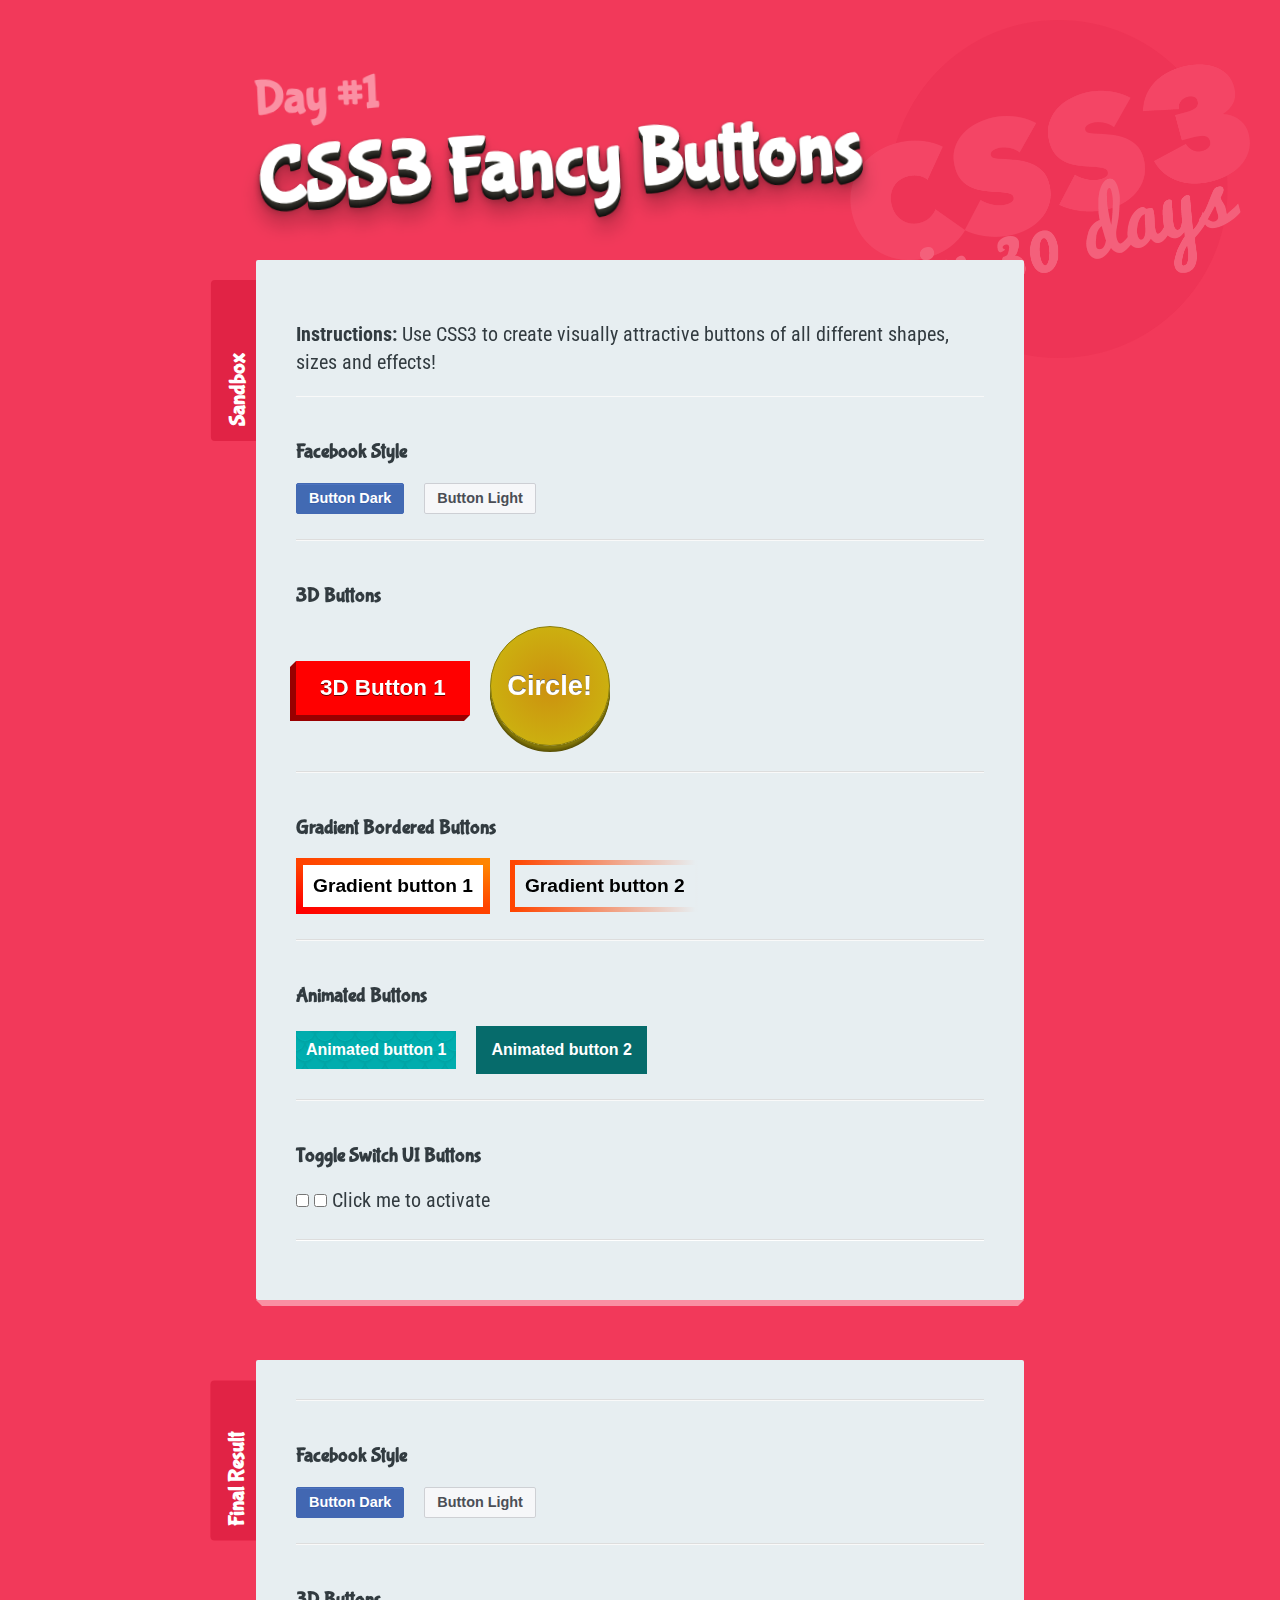
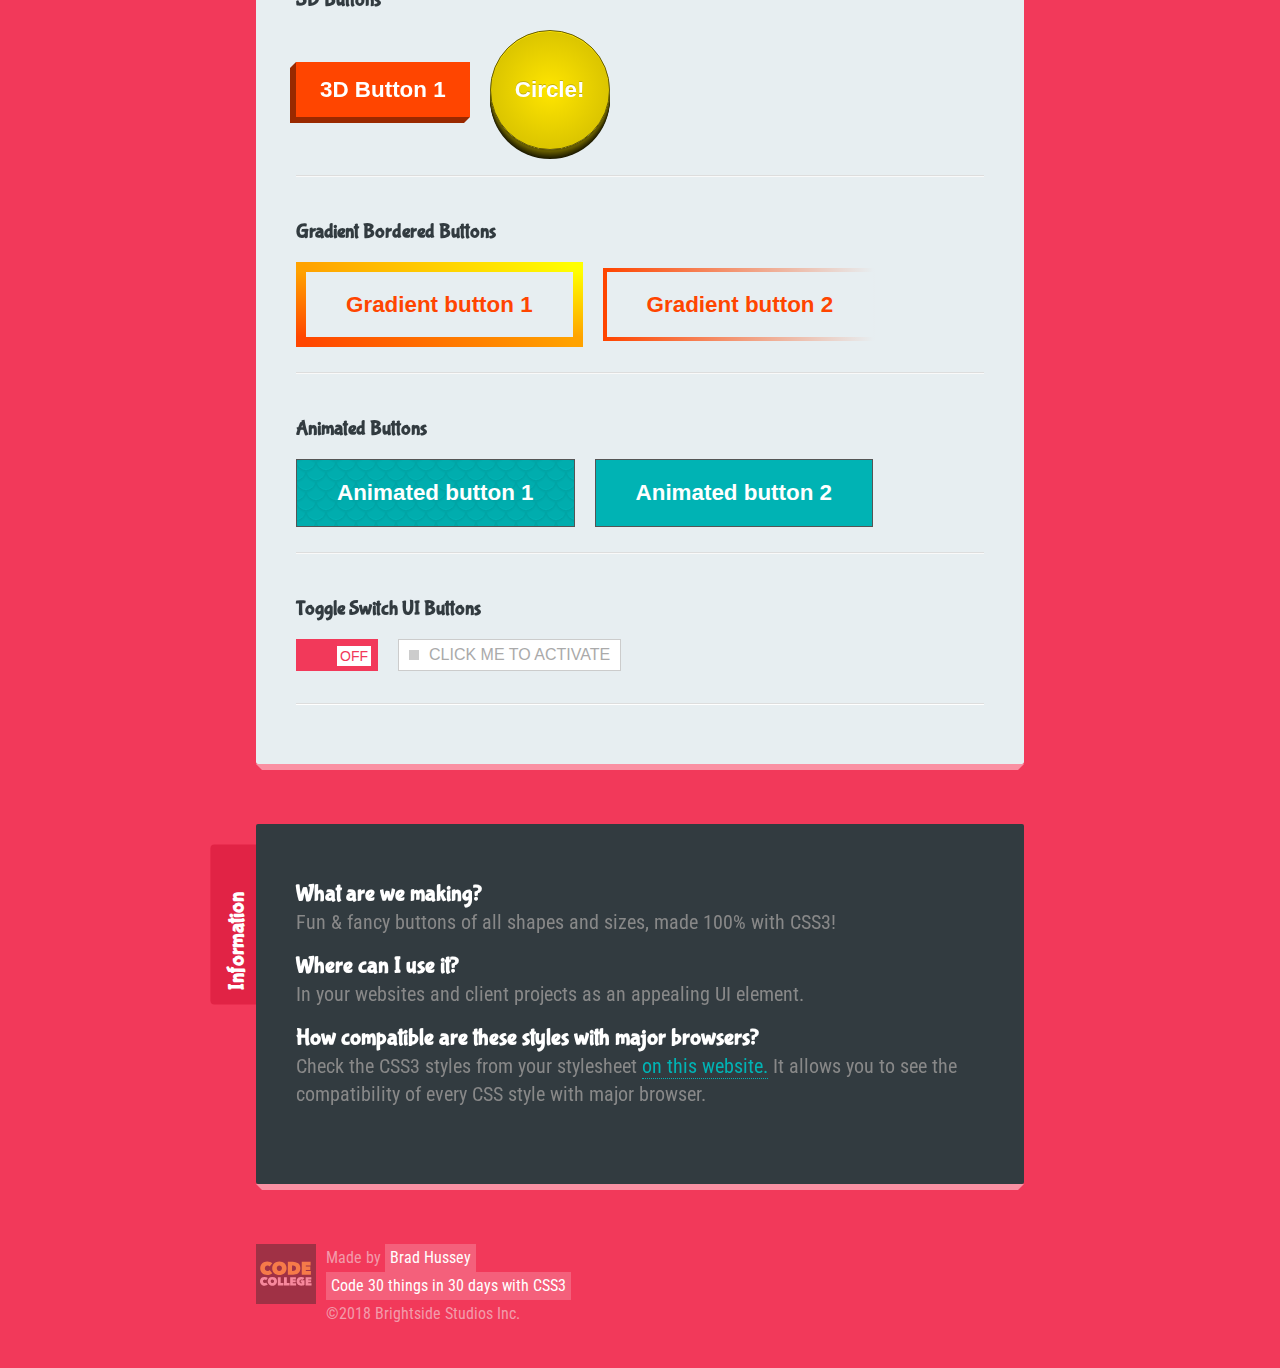
<file: 1 - Fancy Buttons/index.html>
<!--
  Message from Brad:
  Thanks for watching CSS3 in 30 Days! You're awesome.
  Want more fun design & coding courses? Check out my website.

  https://codecollege.ca
  (it's free to start)
-->

<!DOCTYPE html>
<html>
  <head>
    <meta charset="utf-8">
    <title>CSS3 Fancy Buttons | Code 30 Things in 30 Days with CSS3</title>

    <!-- NORMALIZE CSS -->
    <link rel="stylesheet" href="../_theme-styles/normalize.css">

    <!-- PROJECT THEME CSS -->
    <link rel="stylesheet" href="../_theme-styles/theme.css">

    <!-- FINAL PROJECT CSS (use for reference) -->
    <link rel="stylesheet" href="final.css">

    <!-- SANDBOX CSS (this is your file!) -->
    <link rel="stylesheet" href="sandbox.css">

<link href="https://fonts.googleapis.com/css?family=Bubblegum+Sans|Nova+Mono|Roboto+Condensed" rel="stylesheet">
  </head>
  <body>
    <h1><small>Day #1</small> CSS3 Fancy Buttons</h1>



    <div class="sandbox">
      <h2>Sandbox <small>This is where you play</small></h2>
      <div class="content">

        <p><strong>Instructions:</strong> Use CSS3 to create visually attractive buttons of all different shapes, sizes and effects!</p>

        <section>

          <h4>Facebook Style</h4>
          <button type="button" name="button" class="facebook-style-btn facebook-style-dark">Button Dark</button>

          <button type="button" name="button" class="facebook-style-btn facebook-style-light">Button Light</button>

        </section>

        <section>

          <h4>3D Buttons</h4>
          <button type="button" name="button" class="btn-3d-1">3D Button 1</button>

          <button type="button" name="button" class="btn-3d-2">Circle!</button>

        </section>

        <section>

          <h4>Gradient Bordered Buttons</h4>
          <button type="button" name="button" class="gradient-button-1">Gradient button 1</button>
          <button type="button" name="button" class="gradient-button-2">Gradient button 2</button>

        </section>

        <section>

          <h4>Animated Buttons</h4>

          <button type="button" name="button" class="animated-button-1">Animated button 1</button>
          <button type="button" name="button" class="animated-button-2">Animated button 2</button>

        </section>

        <section>

          <h4>Toggle Switch UI Buttons</h4>

          <label for="toggle1" class="toggle-1">
            <input type="checkbox" id="toggle1" class="toggle-1__input" />
            <span class="toggle-1__button"></span>
          </label>

          <label for="toggle2" class="toggle-2">
            <input type="checkbox" id="toggle2" class="toggle-2__input" />
            <span class="toggle-2__button">Click me to activate</span>
          </label>
        </section>

      </div>
    </div>

    <div class="final-result">
        <h2>Final Result <small>Use this for reference!</small></h2>
        <div class="content">

          <section>

            <h4>Facebook Style</h4>
            <button type="button" name="button" class="final__facebook-style-btn final__facebook-style-dark">Button Dark</button>

            <button type="button" name="button" class="final__facebook-style-btn final__facebook-style-light">Button Light</button>

          </section>

          <section>

            <h4>3D Buttons</h4>
            <button type="button" name="button" class="final__btn-3d-1">3D Button 1</button>

            <button type="button" name="button" class="final__btn-3d-2">Circle!</button>

          </section>

          <section>

            <h4>Gradient Bordered Buttons</h4>
            <button type="button" name="button" class="final__gradient-button-1">Gradient button 1</button>
            <button type="button" name="button" class="final__gradient-button-2">Gradient button 2</button>

          </section>

          <section>

            <h4>Animated Buttons</h4>

            <button type="button" name="button" class="final__animated-button-1">Animated button 1</button>
            <button type="button" name="button" class="final__animated-button-2">Animated button 2</button>

          </section>

          <section>

            <h4>Toggle Switch UI Buttons</h4>


            <label for="final-toggle1" class="final__toggle-1">
              <input type="checkbox" id="final-toggle1" class="final__toggle-1__input" />
              <span class="final__toggle-1__button"></span>
            </label>

            <label for="final-toggle2" class="final__toggle-2">
              <input type="checkbox" id="final-toggle2" class="final__toggle-2__input" />
              <span class="final__toggle-2__button">Click me to activate</span>
            </label>


          </section>

        </div>
    </div>

    <div class="info">
      <h2>Information <small>About this lesson</small></h2>
      <h3>What are we making?</h3>
      <p>Fun &amp; fancy buttons of all shapes and sizes, made 100% with CSS3!</p>

      <h3>Where can I use it?</h3>
      <p>In your websites and client projects as an appealing UI element.</p>

      <h3>How compatible are these styles with major browsers?</h3>
      <p>Check the CSS3 styles from your stylesheet <a href="http://caniuse.com/">on this website.</a> It allows you to see the compatibility of every CSS style with major browser.</p>
    </div>

    <footer>
      <div class="logo">
        <a href="http://codecollege.ca/" id="logo">

          <img src="../_theme-styles/img/bggray.svg" width="60px" id="logo_bg-gray">
          <img src="../_theme-styles/img/bgyellow.svg" width="60px" id="logo_bg-yellow">
          <img src="../_theme-styles/img/codecollegelogo.svg" width="60px" id="logo_codecollege">

          <!-- <img src="../_theme-styles/img/codecollegelogo.png" alt="Learn to Code at CodeCollege.ca" height="60px"> -->

        </a>
      </div>
      <div class="made-by">
        Made by <a href="http://bradhussey.ca/">Brad Hussey</a>
      </div>
      <div class="course">
        <a href="http://codecollege.ca/">Code 30 things in 30 days with CSS3</a>
      </div>
      <div class="copyright">
        &copy;2018 Brightside Studios Inc.
      </div>
    </footer>
  </body>
</html>
</file>
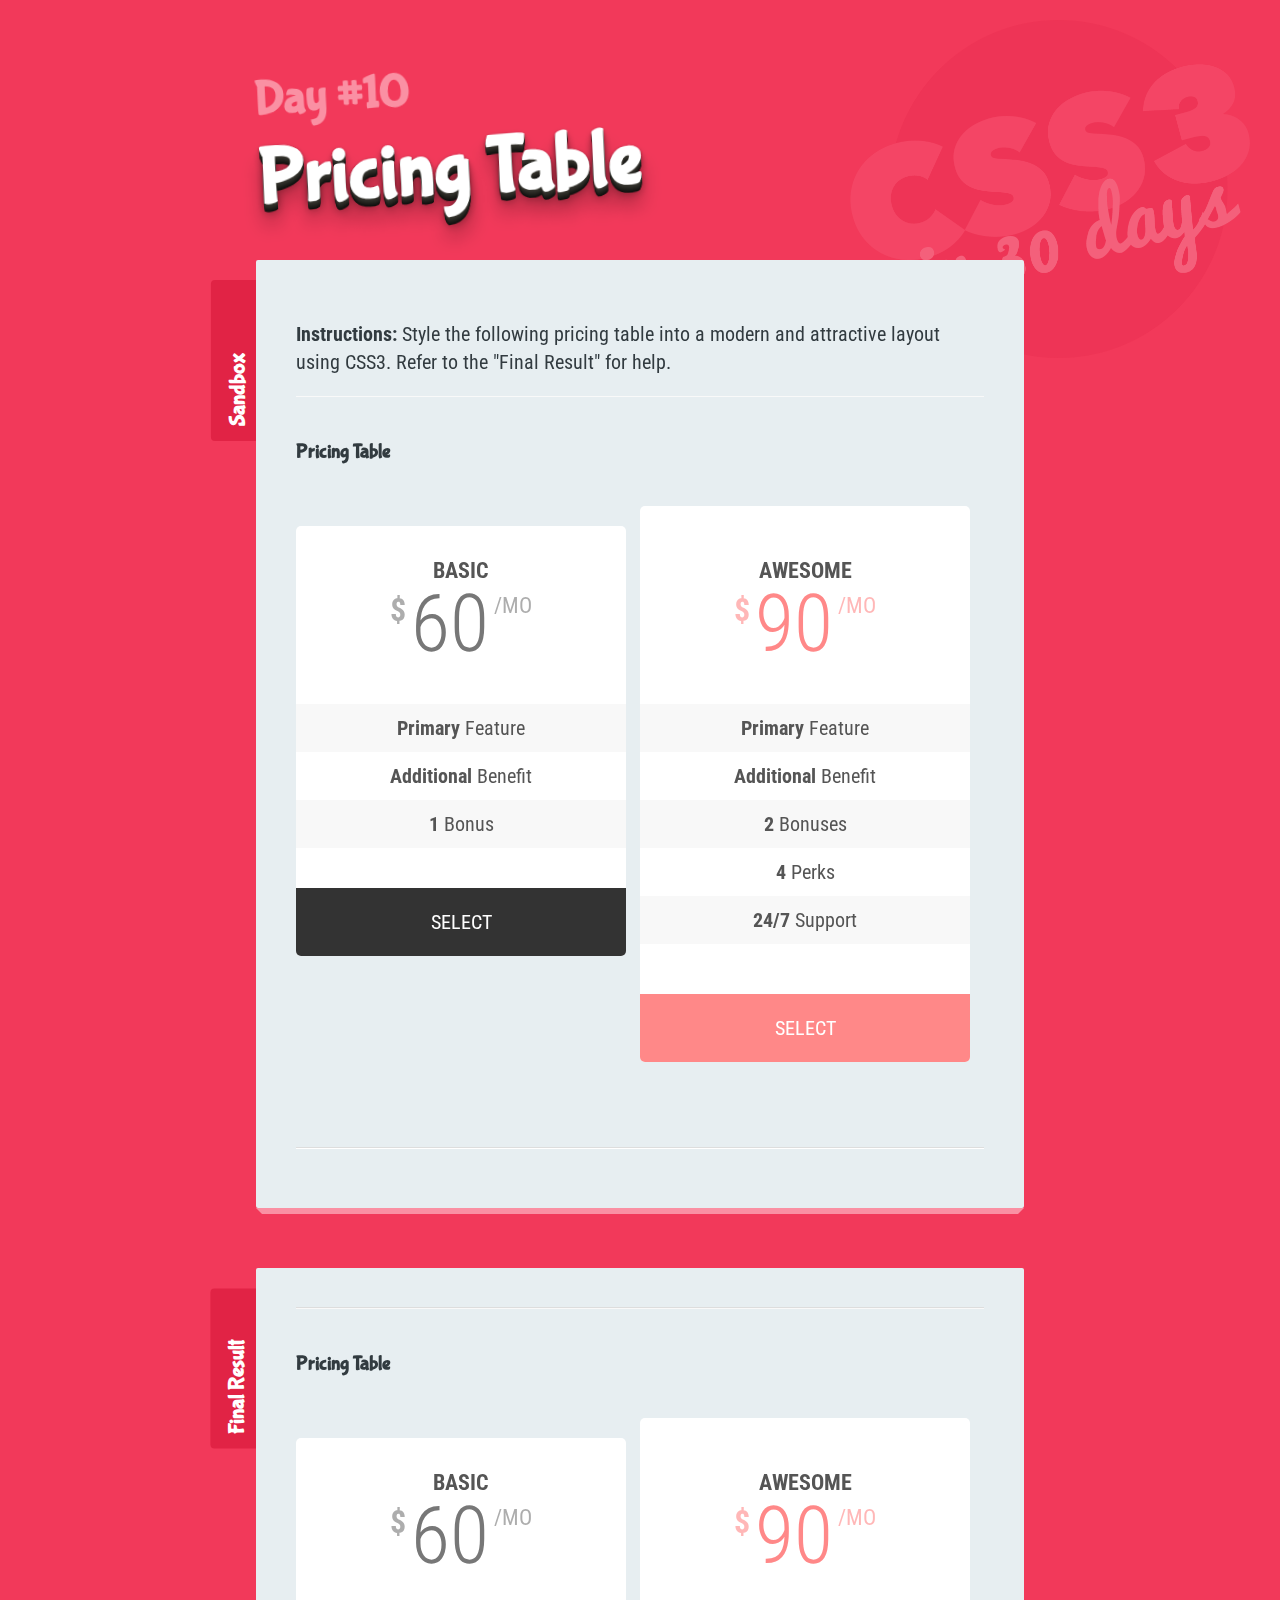
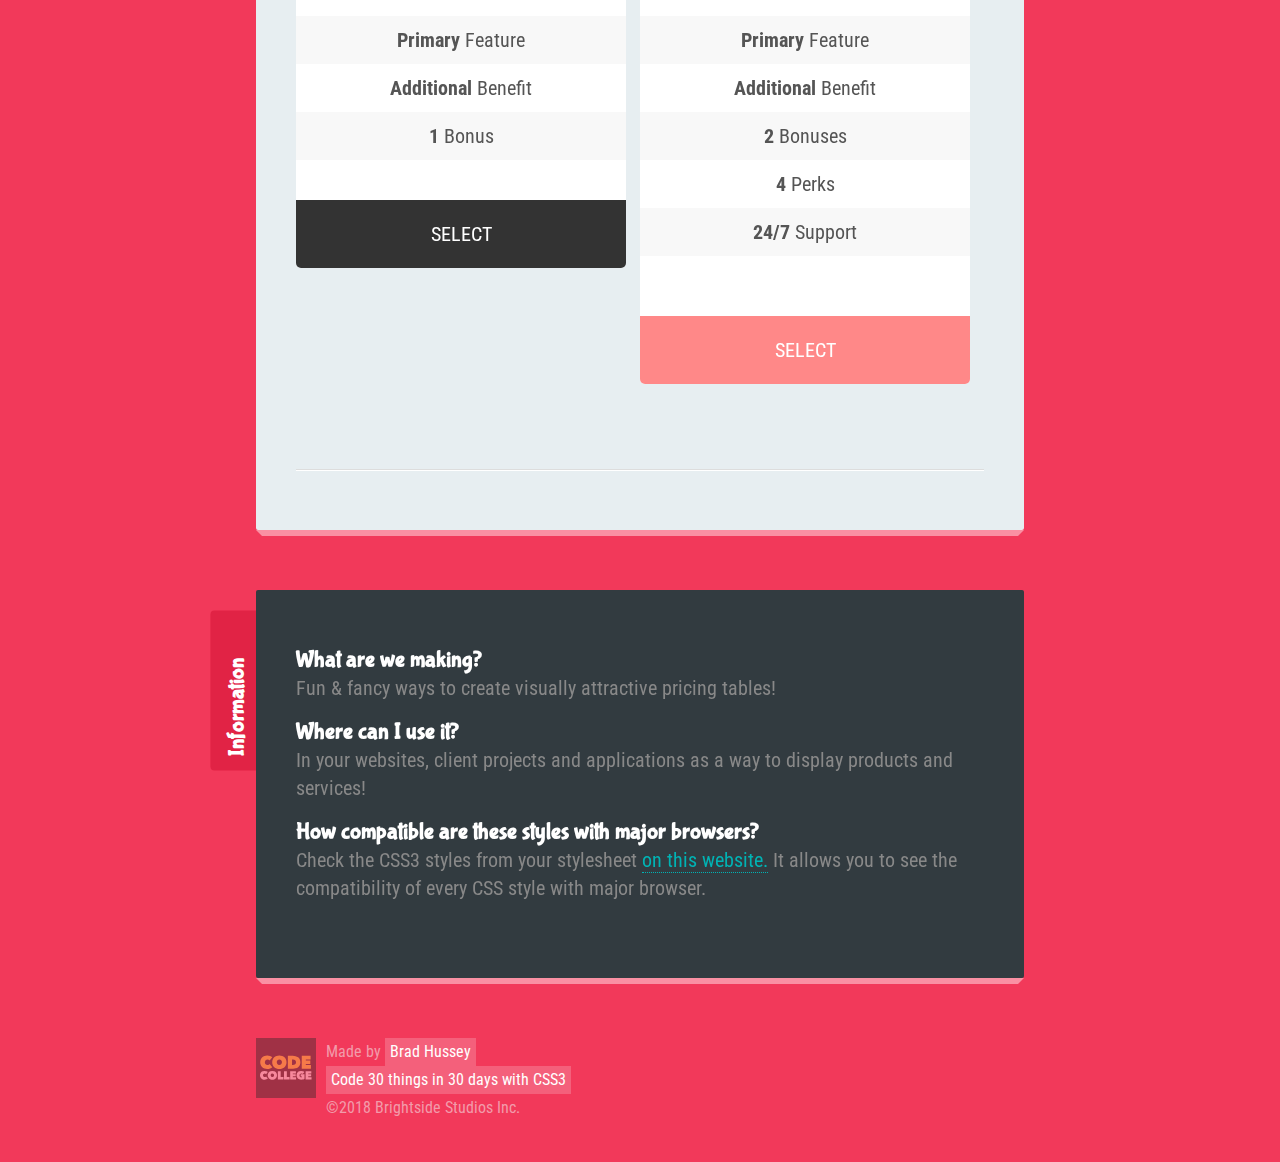
<file: 10 - Pricing Table/index.html>
<!--
  Message from Brad:
  Thanks for watching CSS3 in 30 Days! You're awesome.
  Want more fun design & coding courses? Check out my website.

  https://codecollege.ca
  (it's free to start)
-->

<!DOCTYPE html>
<html>
  <head>
    <meta charset="utf-8">
    <title>Pricing Table | Code 30 Things in 30 Days with CSS3</title>

    <!-- NORMALIZE CSS -->
    <link rel="stylesheet" href="../_theme-styles/normalize.css">

    <!-- PROJECT THEME CSS -->
    <link rel="stylesheet" href="../_theme-styles/theme.css">

    <!-- FINAL PROJECT CSS (use for reference) -->
    <link rel="stylesheet" href="final.css">

    <!-- SANDBOX CSS (this is your file!) -->
    <link rel="stylesheet" href="sandbox.css">

<link href="https://fonts.googleapis.com/css?family=Bubblegum+Sans|Nova+Mono|Roboto+Condensed" rel="stylesheet">
  </head>
  <body>
    <h1><small>Day #10</small> Pricing Table</h1>



    <div class="sandbox">
      <h2>Sandbox <small>This is where you play</small></h2>
      <div class="content">

        <p><strong>Instructions:</strong> Style the following pricing table into a modern and attractive layout using CSS3. Refer to the "Final Result" for help.</p>

        <section>

          <h4>Pricing Table</h4>

            <div class="pricing-table">
              <div class="pricing-block">
                <div class="pricing-header">
                  <div class="pricing-heading">Basic</div>
                  <div class="pricing-price">
                    <span class="pricing-price__currency">$</span>
                    <span class="pricing-price__value">60</span>
                    <span class="pricing-price__duration">/mo</span>
                  </div>
                </div>
                <div class="pricing-body">
                  <ul class="pricing-features">
                    <li><strong>Primary</strong> Feature</li>
                    <li><strong>Additional</strong> Benefit</li>
                    <li><strong>1</strong> Bonus</li>
                  </ul>
                </div>
                <div class="pricing-footer">
                  <a href="#" class="pricing-button">Select</a>
                </div>
              </div>
              <div class="pricing-block pricing-popular">
                <div class="pricing-header">
                 <div class="pricing-heading">Awesome</div>
                  <div class="pricing-price">
                    <span class="pricing-price__currency">$</span>
                    <span class="pricing-price__value">90</span>
                    <span class="pricing-price__duration">/mo</span>
                  </div>
                </div>
                <div class="pricing-body">
                  <ul class="pricing-features">
                    <li><strong>Primary</strong> Feature</li>
                    <li><strong>Additional</strong> Benefit</li>
                    <li><strong>2</strong> Bonuses</li>
                    <li><strong>4</strong> Perks</li>
                    <li><strong>24/7</strong> Support</li>
                  </ul>
                </div>
                <div class="pricing-footer">
                  <a href="#" class="pricing-button">Select</a>
                </div>
              </div>
             </div>

        </section>

      </div>
    </div>

    <div class="final-result">
        <h2>Final Result <small>Use this for reference!</small></h2>
        <div class="content">

          <section>

            <h4>Pricing Table</h4>

            <div class="final__pricing-table">
              <div class="final__pricing-block">
                <div class="final__pricing-header">
                  <div class="final__pricing-heading">Basic</div>
                  <div class="final__pricing-price">
                    <span class="final__pricing-price__currency">$</span>
                    <span class="final__pricing-price__value">60</span>
                    <span class="final__pricing-price__duration">/mo</span>
                  </div>
                </div>
                <div class="final__pricing-body">
                  <ul class="final__pricing-features">
                    <li><strong>Primary</strong> Feature</li>
                    <li><strong>Additional</strong> Benefit</li>
                    <li><strong>1</strong> Bonus</li>
                  </ul>
                </div>
                <div class="final__pricing-footer">
                  <a href="#" class="final__pricing-button">Select</a>
                </div>
              </div>
              <div class="final__pricing-block final__pricing-popular">
                <div class="final__pricing-header">
                 <div class="final__pricing-heading">Awesome</div>
                  <div class="final__pricing-price">
                    <span class="final__pricing-price__currency">$</span>
                    <span class="final__pricing-price__value">90</span>
                    <span class="final__pricing-price__duration">/mo</span>
                  </div>
                </div>
                <div class="final__pricing-body">
                  <ul class="final__pricing-features">
                    <li><strong>Primary</strong> Feature</li>
                    <li><strong>Additional</strong> Benefit</li>
                    <li><strong>2</strong> Bonuses</li>
                    <li><strong>4</strong> Perks</li>
                    <li><strong>24/7</strong> Support</li>
                  </ul>
                </div>
                <div class="final__pricing-footer">
                  <a href="#" class="final__pricing-button">Select</a>
                </div>
              </div>
             </div>

          </section>

        </div>
    </div>

    <div class="info">
      <h2>Information <small>About this lesson</small></h2>
      <h3>What are we making?</h3>
      <p>Fun &amp; fancy ways to create visually attractive pricing tables!</p>

      <h3>Where can I use it?</h3>
      <p>In your websites, client projects and applications as a way to display products and services!</p>

      <h3>How compatible are these styles with major browsers?</h3>
      <p>Check the CSS3 styles from your stylesheet <a href="http://caniuse.com/">on this website.</a> It allows you to see the compatibility of every CSS style with major browser.</p>
    </div>

    <footer>
      <div class="logo">
        <a href="http://codecollege.ca/" id="logo">

          <img src="../_theme-styles/img/bggray.svg" width="60px" id="logo_bg-gray">
          <img src="../_theme-styles/img/bgyellow.svg" width="60px" id="logo_bg-yellow">
          <img src="../_theme-styles/img/codecollegelogo.svg" width="60px" id="logo_codecollege">

          <!-- <img src="../_theme-styles/img/codecollegelogo.png" alt="Learn to Code at CodeCollege.ca" height="60px"> -->

        </a>
      </div>
      <div class="made-by">
        Made by <a href="http://bradhussey.ca/">Brad Hussey</a>
      </div>
      <div class="course">
        <a href="http://codecollege.ca/">Code 30 things in 30 days with CSS3</a>
      </div>
      <div class="copyright">
        &copy;2018 Brightside Studios Inc.
      </div>
    </footer>
  </body>
</html>
</file>
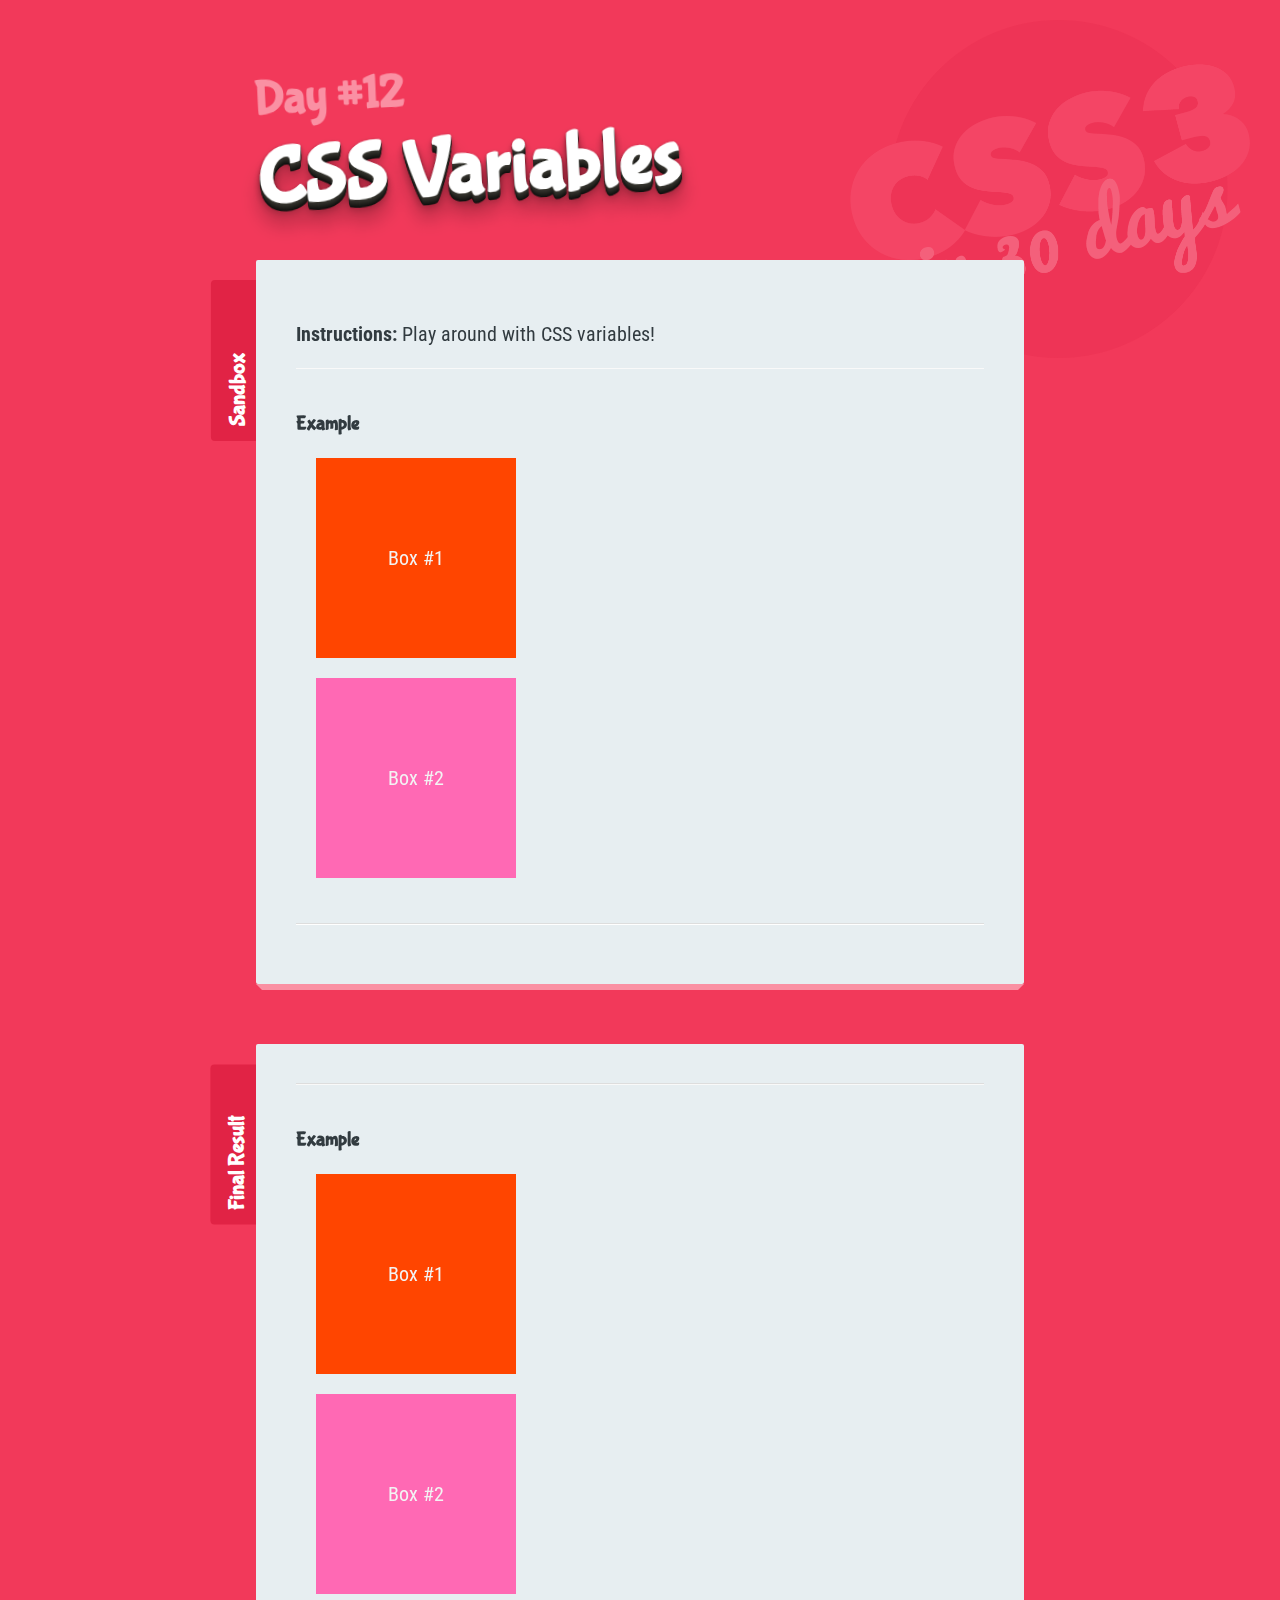
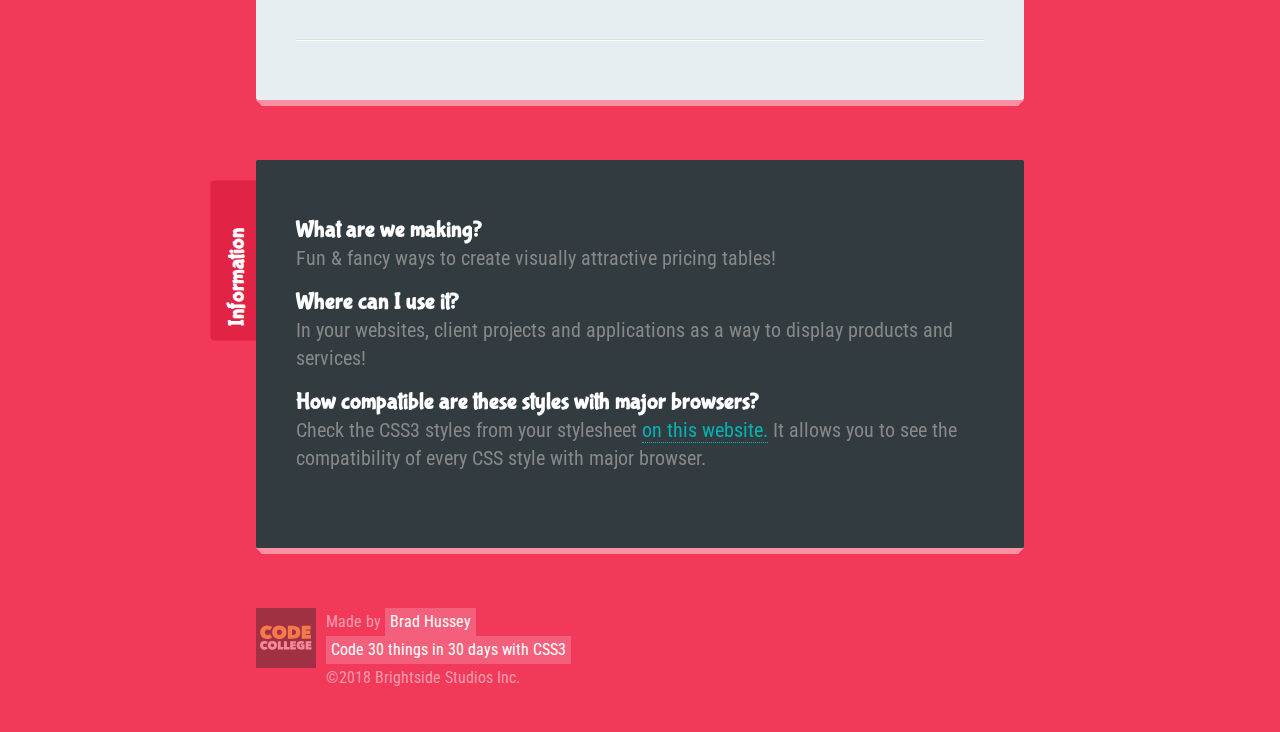
<file: 12 - CSS Variables/index.html>
<!--
  Message from Brad:
  Thanks for watching CSS3 in 30 Days! You're awesome.
  Want more fun design & coding courses? Check out my website.

  https://codecollege.ca
  (it's free to start)
-->

<!DOCTYPE html>
<html>
  <head>
    <meta charset="utf-8">
    <title>CSS Variables | Code 30 Things in 30 Days with CSS3</title>

    <!-- NORMALIZE CSS -->
    <link rel="stylesheet" href="../_theme-styles/normalize.css">

    <!-- PROJECT THEME CSS -->
    <link rel="stylesheet" href="../_theme-styles/theme.css">

    <!-- FINAL PROJECT CSS (use for reference) -->
    <link rel="stylesheet" href="final.css">

    <!-- SANDBOX CSS (this is your file!) -->
    <link rel="stylesheet" href="sandbox.css">

<link href="https://fonts.googleapis.com/css?family=Bubblegum+Sans|Nova+Mono|Roboto+Condensed" rel="stylesheet">
  </head>
  <body>
    <h1><small>Day #12</small> CSS Variables</h1>



    <div class="sandbox">
      <h2>Sandbox <small>This is where you play</small></h2>
      <div class="content">

        <p><strong>Instructions:</strong> Play around with CSS variables!</p>

        <section>

          <h4>Example</h4>
          <div class="box">Box #1</div>
          <div class="box box2">Box #2</div>

        </section>

      </div>
    </div>

    <div class="final-result">
        <h2>Final Result <small>Use this for reference!</small></h2>
        <div class="content">

          <section>

            <h4>Example</h4>

            <div class="final__box">Box #1</div>
            <div class="final__box final__box2">Box #2</div>

          </section>

        </div>
    </div>

    <div class="info">
      <h2>Information <small>About this lesson</small></h2>
      <h3>What are we making?</h3>
      <p>Fun &amp; fancy ways to create visually attractive pricing tables!</p>

      <h3>Where can I use it?</h3>
      <p>In your websites, client projects and applications as a way to display products and services!</p>

      <h3>How compatible are these styles with major browsers?</h3>
      <p>Check the CSS3 styles from your stylesheet <a href="http://caniuse.com/">on this website.</a> It allows you to see the compatibility of every CSS style with major browser.</p>
    </div>

    <footer>
      <div class="logo">
        <a href="http://codecollege.ca/" id="logo">

          <img src="../_theme-styles/img/bggray.svg" width="60px" id="logo_bg-gray">
          <img src="../_theme-styles/img/bgyellow.svg" width="60px" id="logo_bg-yellow">
          <img src="../_theme-styles/img/codecollegelogo.svg" width="60px" id="logo_codecollege">

          <!-- <img src="../_theme-styles/img/codecollegelogo.png" alt="Learn to Code at CodeCollege.ca" height="60px"> -->

        </a>
      </div>
      <div class="made-by">
        Made by <a href="http://bradhussey.ca/">Brad Hussey</a>
      </div>
      <div class="course">
        <a href="http://codecollege.ca/">Code 30 things in 30 days with CSS3</a>
      </div>
      <div class="copyright">
        &copy;2018 Brightside Studios Inc.
      </div>
    </footer>
  </body>
</html>
</file>
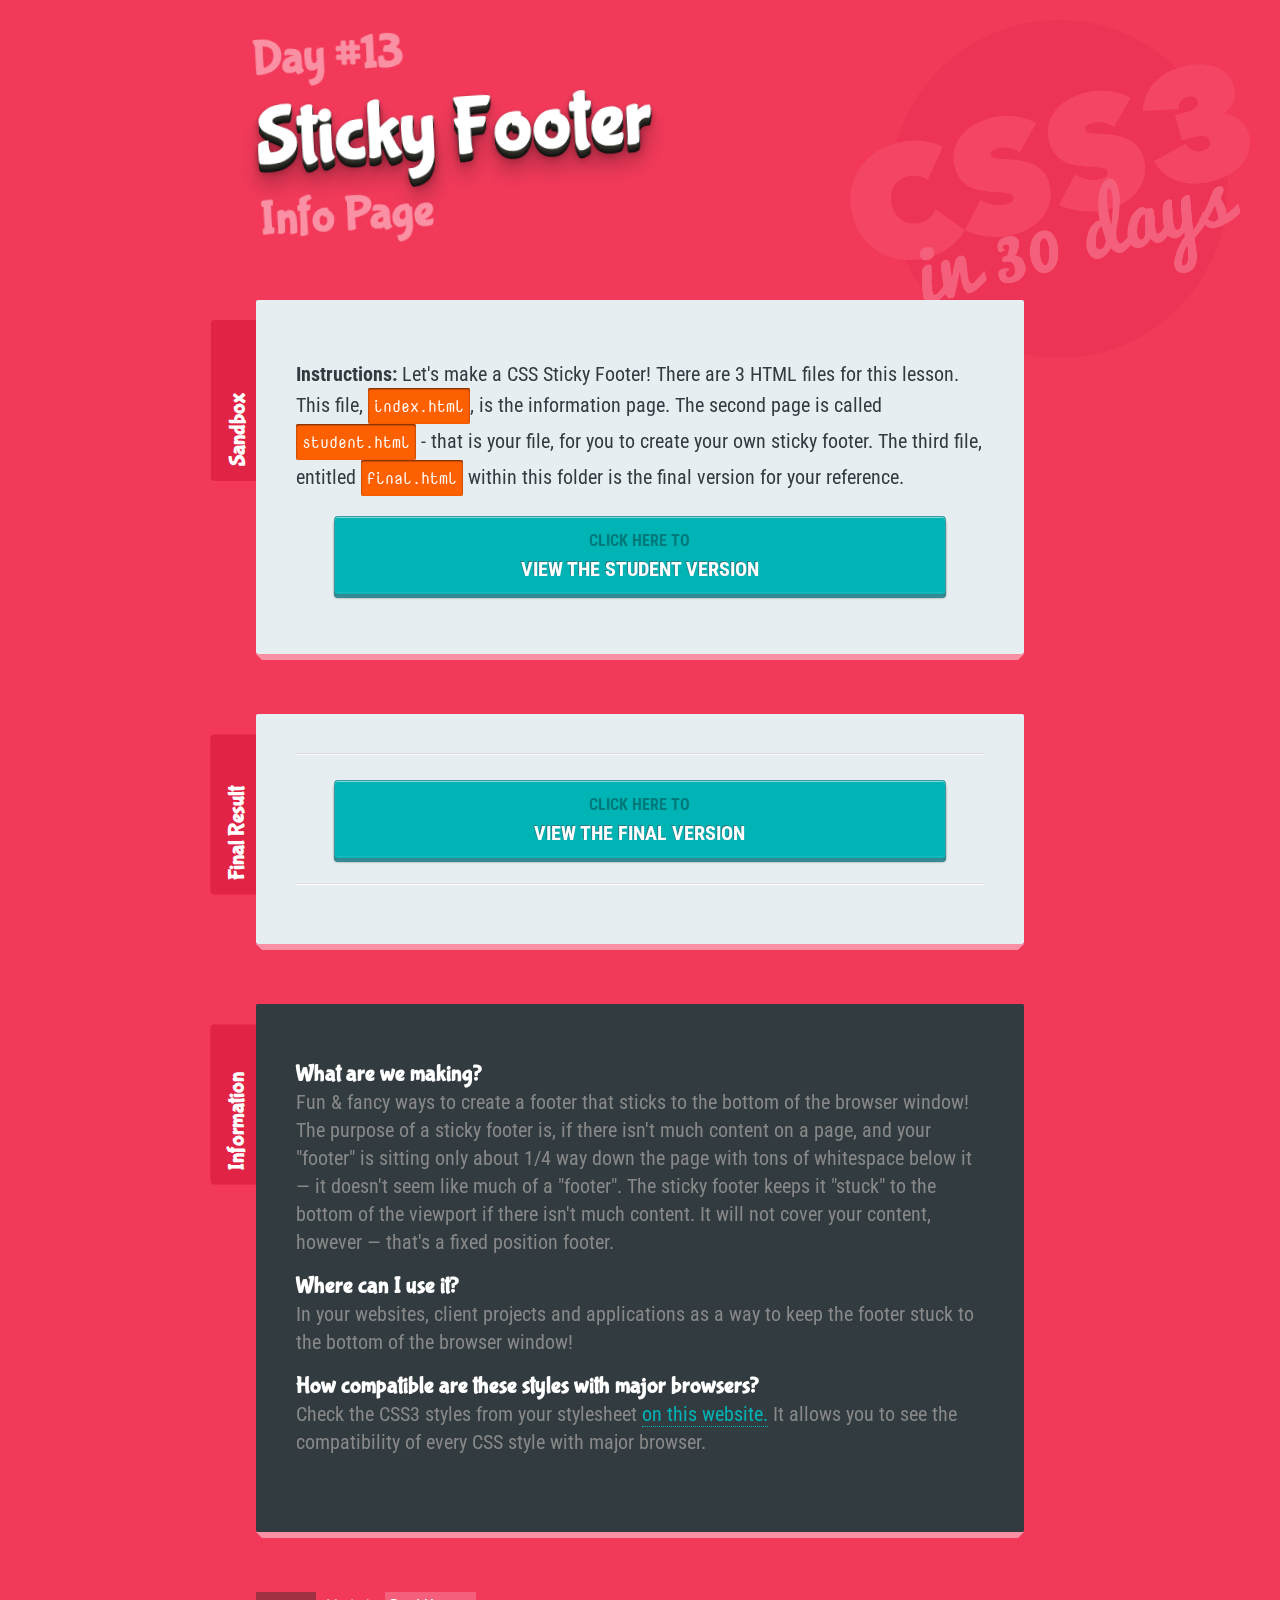
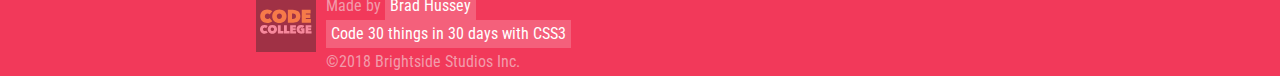
<file: 13 - Sticky Footer/index.html>
<!--
  Message from Brad:
  Thanks for watching CSS3 in 30 Days! You're awesome.
  Want more fun design & coding courses? Check out my website.

  https://codecollege.ca
  (it's free to start)
-->

<!DOCTYPE html>
<html>
  <head>
    <meta charset="utf-8">
    <title>Sticky Footer | Code 30 Things in 30 Days with CSS3</title>

    <!-- NORMALIZE CSS -->
    <link rel="stylesheet" href="../_theme-styles/normalize.css">

    <!-- PROJECT THEME CSS -->
    <link rel="stylesheet" href="../_theme-styles/theme.css">

    <!-- FINAL PROJECT CSS (use for reference) -->
    <link rel="stylesheet" href="final.css">

    <!-- SANDBOX CSS (this is your file!) -->
    <link rel="stylesheet" href="sandbox.css">

<link href="https://fonts.googleapis.com/css?family=Bubblegum+Sans|Nova+Mono|Roboto+Condensed" rel="stylesheet">
  </head>
  <body>
    <h1><small>Day #13</small> Sticky Footer <small>Info Page</small></h1>



    <div class="sandbox">
      <h2>Sandbox <small>This is where you play</small></h2>
      <div class="content">

        <p><strong>Instructions:</strong> Let's make a CSS Sticky Footer! There are 3 HTML files for this lesson. This file, <code>index.html</code>, is the information page. The second page is called <code>student.html</code> - that is your file, for you to create your own sticky footer. The third file, entitled <code>final.html</code> within this folder is the final version for your reference.</p>

        <a href="student.html" class="button-theme"><small>Click here to</small>View the student version</a>

      </div>
    </div>

    <div class="final-result">
        <h2>Final Result <small>Use this for reference!</small></h2>
        <div class="content">

          <section>

            <a href="final.html" class="button-theme"><small>Click here to</small>View the final version</a>

          </section>

        </div>
    </div>

    <div class="info">
      <h2>Information <small>About this lesson</small></h2>
      <h3>What are we making?</h3>
      <p>Fun &amp; fancy ways to create a footer that sticks to the bottom of the browser window! The purpose of a sticky footer is, if there isn't much content on a page, and your "footer" is sitting only about 1/4 way down the page with tons of whitespace below it &mdash; it doesn't seem like much of a "footer". The sticky footer keeps it "stuck" to the bottom of the viewport if there isn't much content. It will not cover your content, however &mdash; that's a fixed position footer.</p>

      <h3>Where can I use it?</h3>
      <p>In your websites, client projects and applications as a way to keep the footer stuck to the bottom of the browser window!</p>

      <h3>How compatible are these styles with major browsers?</h3>
      <p>Check the CSS3 styles from your stylesheet <a href="http://caniuse.com/">on this website.</a> It allows you to see the compatibility of every CSS style with major browser.</p>
    </div>

    <footer>
      <div class="logo">
        <a href="http://codecollege.ca/" id="logo">

          <img src="../_theme-styles/img/bggray.svg" width="60px" id="logo_bg-gray">
          <img src="../_theme-styles/img/bgyellow.svg" width="60px" id="logo_bg-yellow">
          <img src="../_theme-styles/img/codecollegelogo.svg" width="60px" id="logo_codecollege">

          <!-- <img src="../_theme-styles/img/codecollegelogo.png" alt="Learn to Code at CodeCollege.ca" height="60px"> -->

        </a>
      </div>
      <div class="made-by">
        Made by <a href="http://bradhussey.ca/">Brad Hussey</a>
      </div>
      <div class="course">
        <a href="http://codecollege.ca/">Code 30 things in 30 days with CSS3</a>
      </div>
      <div class="copyright">
        &copy;2018 Brightside Studios Inc.
      </div>
    </footer>

  </body>
</html>
</file>
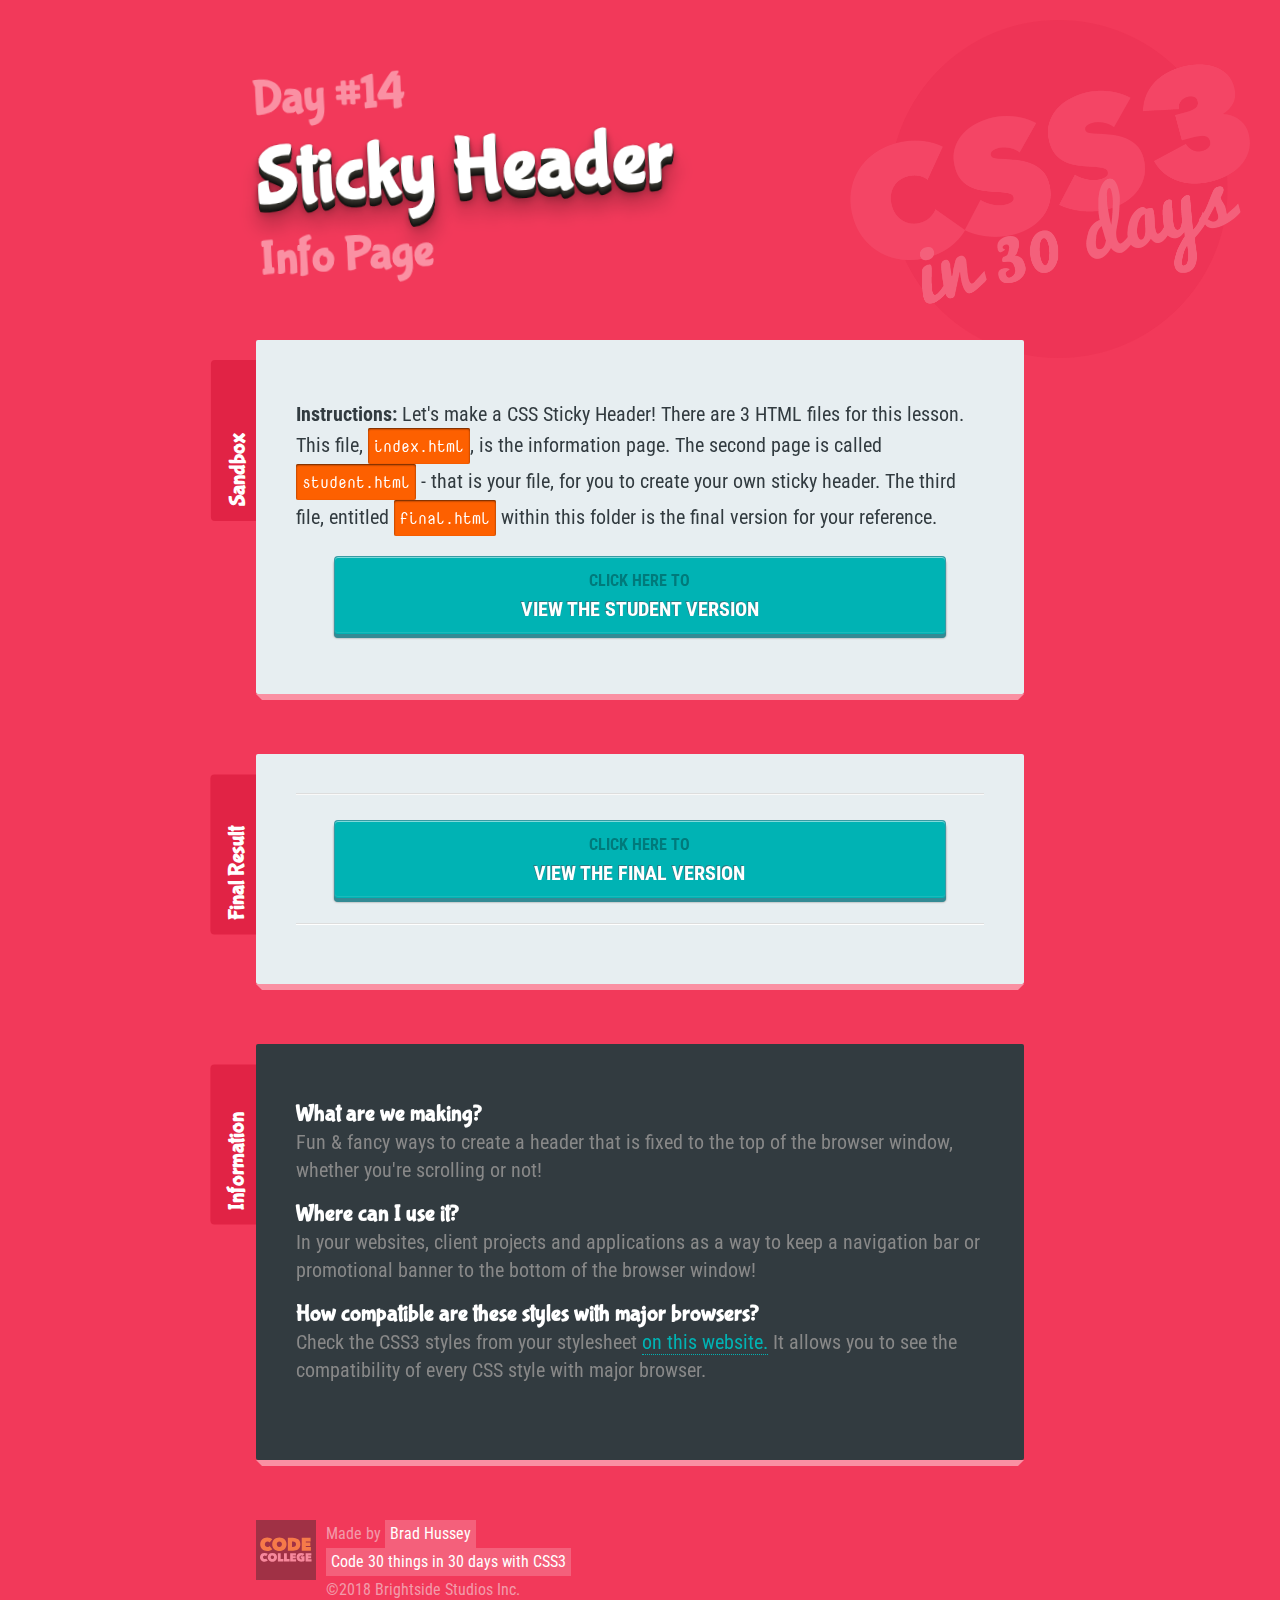
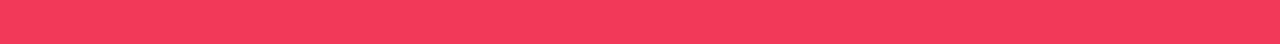
<file: 14 - Sticky Header/index.html>
<!--
  Message from Brad:
  Thanks for watching CSS3 in 30 Days! You're awesome.
  Want more fun design & coding courses? Check out my website.

  https://codecollege.ca
  (it's free to start)
-->

<!DOCTYPE html>
<html>
  <head>
    <meta charset="utf-8">
    <title>Sticky Header | Code 30 Things in 30 Days with CSS3</title>

    <!-- NORMALIZE CSS -->
    <link rel="stylesheet" href="../_theme-styles/normalize.css">

    <!-- PROJECT THEME CSS -->
    <link rel="stylesheet" href="../_theme-styles/theme.css">

    <!-- FINAL PROJECT CSS (use for reference) -->
    <link rel="stylesheet" href="final.css">

    <!-- SANDBOX CSS (this is your file!) -->
    <link rel="stylesheet" href="sandbox.css">

<link href="https://fonts.googleapis.com/css?family=Bubblegum+Sans|Nova+Mono|Roboto+Condensed" rel="stylesheet">
  </head>
  <body>
    <h1><small>Day #14</small> Sticky Header <small>Info Page</small></h1>



    <div class="sandbox">
      <h2>Sandbox <small>This is where you play</small></h2>
      <div class="content">

        <p><strong>Instructions:</strong> Let's make a CSS Sticky Header! There are 3 HTML files for this lesson. This file, <code>index.html</code>, is the information page. The second page is called <code>student.html</code> - that is your file, for you to create your own sticky header. The third file, entitled <code>final.html</code> within this folder is the final version for your reference.</p>

        <a href="student.html" class="button-theme"><small>Click here to</small>View the student version</a>

      </div>
    </div>

    <div class="final-result">
        <h2>Final Result <small>Use this for reference!</small></h2>
        <div class="content">

          <section>

            <a href="final.html" class="button-theme"><small>Click here to</small>View the final version</a>

          </section>

        </div>
    </div>

    <div class="info">
      <h2>Information <small>About this lesson</small></h2>
      <h3>What are we making?</h3>
      <p>Fun &amp; fancy ways to create a header that is fixed to the top of the browser window, whether you're scrolling or not!</p>

      <h3>Where can I use it?</h3>
      <p>In your websites, client projects and applications as a way to keep a navigation bar or promotional banner to the bottom of the browser window!</p>

      <h3>How compatible are these styles with major browsers?</h3>
      <p>Check the CSS3 styles from your stylesheet <a href="http://caniuse.com/">on this website.</a> It allows you to see the compatibility of every CSS style with major browser.</p>
    </div>

    <footer>
      <div class="logo">
        <a href="http://codecollege.ca/" id="logo">

          <img src="../_theme-styles/img/bggray.svg" width="60px" id="logo_bg-gray">
          <img src="../_theme-styles/img/bgyellow.svg" width="60px" id="logo_bg-yellow">
          <img src="../_theme-styles/img/codecollegelogo.svg" width="60px" id="logo_codecollege">

          <!-- <img src="../_theme-styles/img/codecollegelogo.png" alt="Learn to Code at CodeCollege.ca" height="60px"> -->

        </a>
      </div>
      <div class="made-by">
        Made by <a href="http://bradhussey.ca/">Brad Hussey</a>
      </div>
      <div class="course">
        <a href="http://codecollege.ca/">Code 30 things in 30 days with CSS3</a>
      </div>
      <div class="copyright">
        &copy;2018 Brightside Studios Inc.
      </div>
    </footer>
  </body>
</html>
</file>
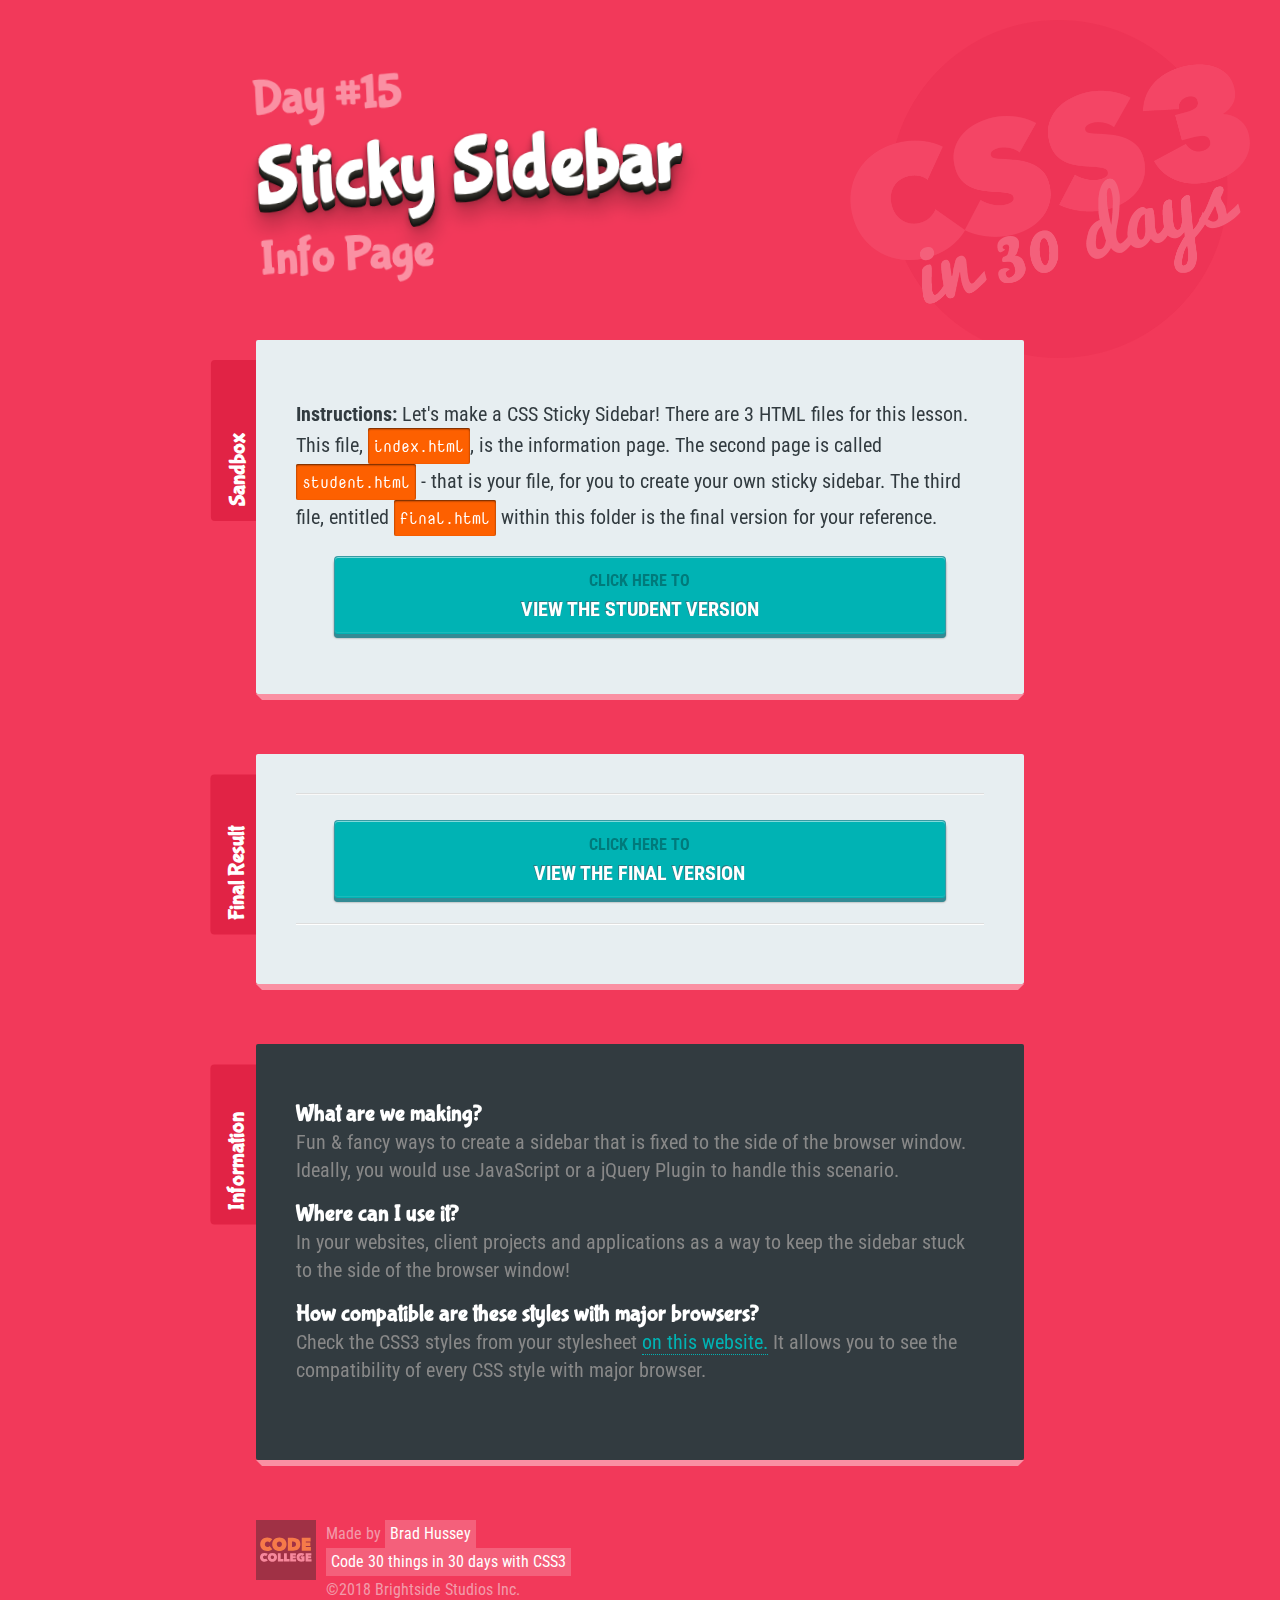
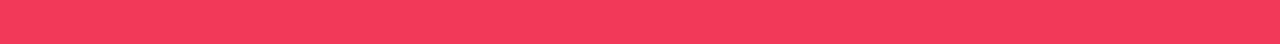
<file: 15 - Sticky Sidebar/index.html>
<!--
  Message from Brad:
  Thanks for watching CSS3 in 30 Days! You're awesome.
  Want more fun design & coding courses? Check out my website.

  https://codecollege.ca
  (it's free to start)
-->

<!DOCTYPE html>
<html>
  <head>
    <meta charset="utf-8">
    <title>Sticky Sidebar | Code 30 Things in 30 Days with CSS3</title>

    <!-- NORMALIZE CSS -->
    <link rel="stylesheet" href="../_theme-styles/normalize.css">

    <!-- PROJECT THEME CSS -->
    <link rel="stylesheet" href="../_theme-styles/theme.css">

    <!-- FINAL PROJECT CSS (use for reference) -->
    <link rel="stylesheet" href="final.css">

    <!-- SANDBOX CSS (this is your file!) -->
    <link rel="stylesheet" href="sandbox.css">

<link href="https://fonts.googleapis.com/css?family=Bubblegum+Sans|Nova+Mono|Roboto+Condensed" rel="stylesheet">
  </head>
  <body>
    <h1><small>Day #15</small> Sticky Sidebar <small>Info Page</small></h1>



    <div class="sandbox">
      <h2>Sandbox <small>This is where you play</small></h2>
      <div class="content">

        <p><strong>Instructions:</strong> Let's make a CSS Sticky Sidebar! There are 3 HTML files for this lesson. This file, <code>index.html</code>, is the information page. The second page is called <code>student.html</code> - that is your file, for you to create your own sticky sidebar. The third file, entitled <code>final.html</code> within this folder is the final version for your reference.</p>

        <a href="student.html" class="button-theme"><small>Click here to</small>View the student version</a>

      </div>
    </div>

    <div class="final-result">
        <h2>Final Result <small>Use this for reference!</small></h2>
        <div class="content">

          <section>

            <a href="final.html" class="button-theme"><small>Click here to</small>View the final version</a>

          </section>

        </div>
    </div>

    <div class="info">
      <h2>Information <small>About this lesson</small></h2>
      <h3>What are we making?</h3>
      <p>Fun &amp; fancy ways to create a sidebar that is fixed to the side of the browser window. Ideally, you would use JavaScript or a jQuery Plugin to handle this scenario.</p>

      <h3>Where can I use it?</h3>
      <p>In your websites, client projects and applications as a way to keep the sidebar stuck to the side of the browser window!</p>

      <h3>How compatible are these styles with major browsers?</h3>
      <p>Check the CSS3 styles from your stylesheet <a href="http://caniuse.com/">on this website.</a> It allows you to see the compatibility of every CSS style with major browser.</p>
    </div>

    <footer>
      <div class="logo">
        <a href="http://codecollege.ca/" id="logo">

          <img src="../_theme-styles/img/bggray.svg" width="60px" id="logo_bg-gray">
          <img src="../_theme-styles/img/bgyellow.svg" width="60px" id="logo_bg-yellow">
          <img src="../_theme-styles/img/codecollegelogo.svg" width="60px" id="logo_codecollege">

          <!-- <img src="../_theme-styles/img/codecollegelogo.png" alt="Learn to Code at CodeCollege.ca" height="60px"> -->

        </a>
      </div>
      <div class="made-by">
        Made by <a href="http://bradhussey.ca/">Brad Hussey</a>
      </div>
      <div class="course">
        <a href="http://codecollege.ca/">Code 30 things in 30 days with CSS3</a>
      </div>
      <div class="copyright">
        &copy;2018 Brightside Studios Inc.
      </div>
    </footer>
  </body>
</html>
</file>
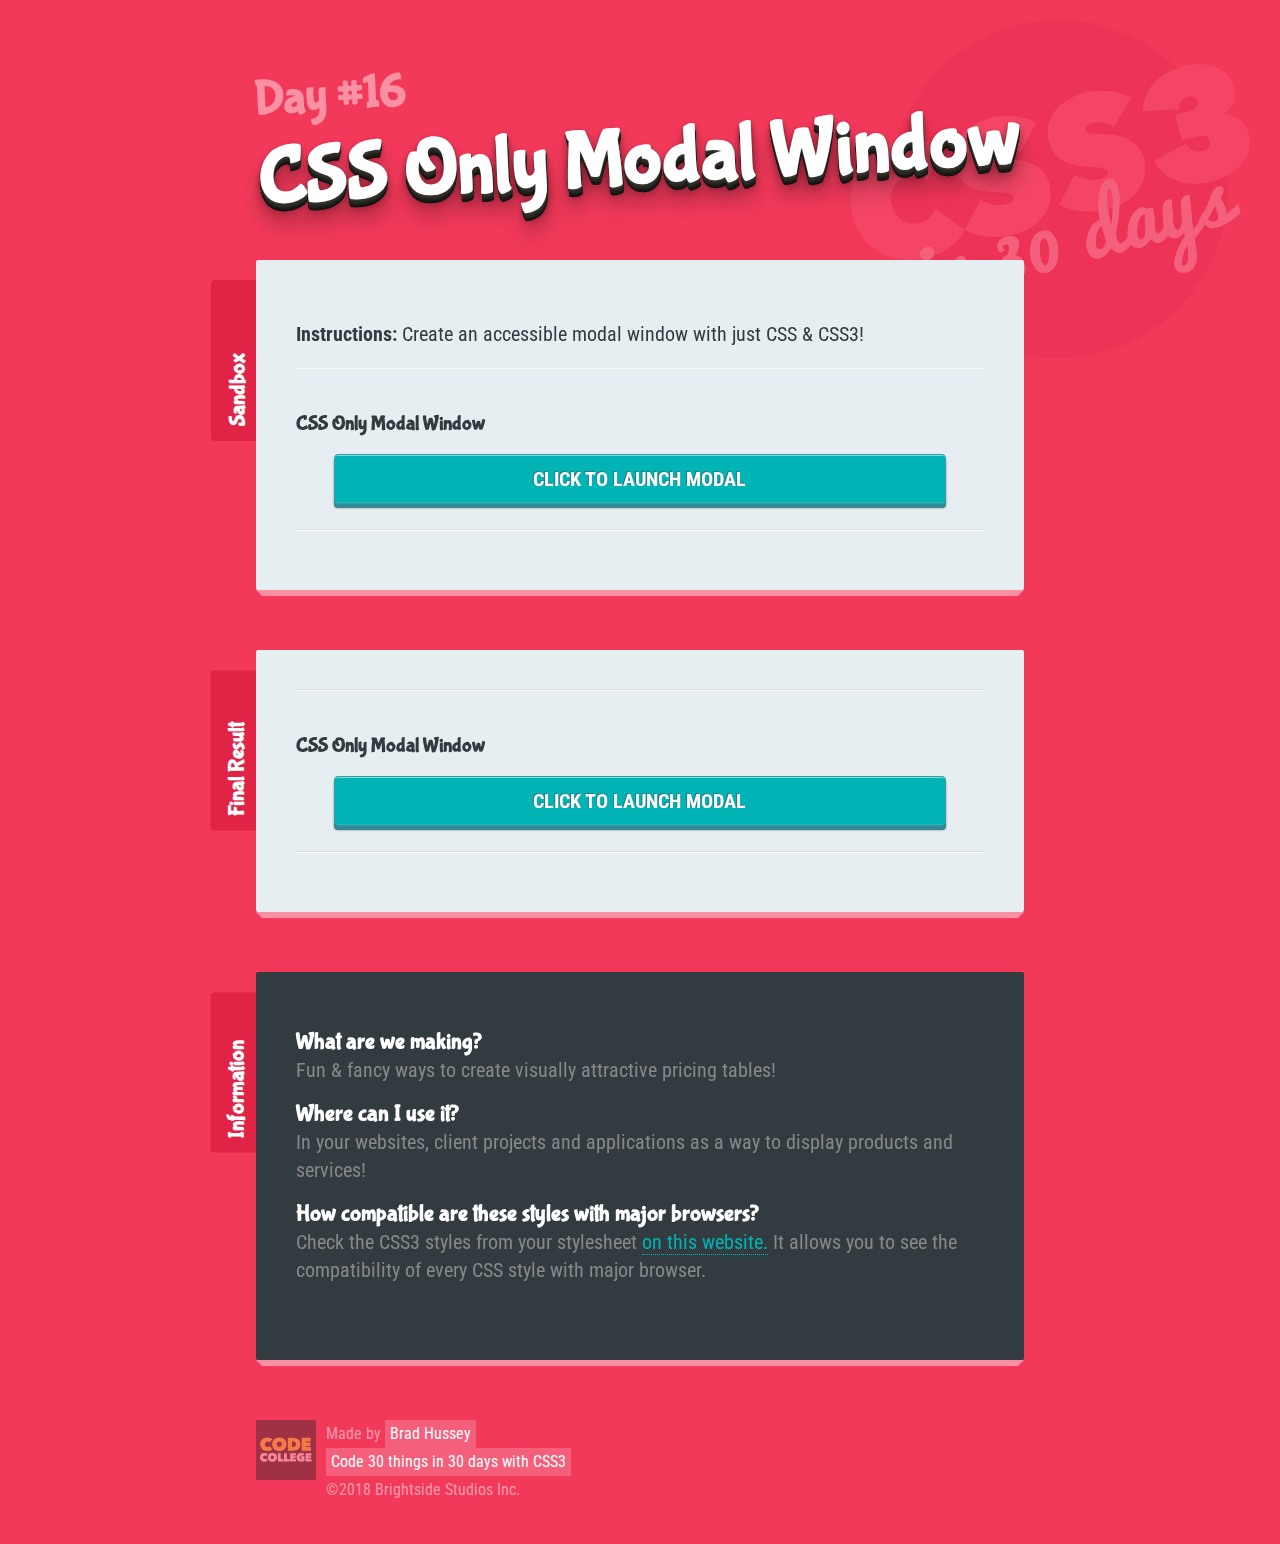
<file: 16 - Modal Window/index.html>
<!--
  Message from Brad:
  Thanks for watching CSS3 in 30 Days! You're awesome.
  Want more fun design & coding courses? Check out my website.

  https://codecollege.ca
  (it's free to start)
-->

<!DOCTYPE html>
<html>
  <head>
    <meta charset="utf-8">
    <title>CSS Only Modal Window | Code 30 Things in 30 Days with CSS3</title>

    <!-- NORMALIZE CSS -->
    <link rel="stylesheet" href="../_theme-styles/normalize.css">

    <!-- PROJECT THEME CSS -->
    <link rel="stylesheet" href="../_theme-styles/theme.css">

    <!-- FINAL PROJECT CSS (use for reference) -->
    <link rel="stylesheet" href="final.css">

    <!-- SANDBOX CSS (this is your file!) -->
    <link rel="stylesheet" href="sandbox.css">

<link href="https://fonts.googleapis.com/css?family=Bubblegum+Sans|Nova+Mono|Roboto+Condensed" rel="stylesheet">
  </head>
  <body>
    <h1><small>Day #16</small> CSS Only Modal Window</h1>



    <div class="sandbox">
      <h2>Sandbox <small>This is where you play</small></h2>
      <div class="content">

        <p><strong>Instructions:</strong> Create an accessible modal window with just CSS &amp; CSS3!</p>

        <section>

          <h4>CSS Only Modal Window</h4>


          <input type="checkbox" id="click" style="display:none"/>
          <label class="button" for="click">
            <a class="button-theme">Click to launch modal</a>
          </label>

          <div class="modal">
            <div class="modal__content">
            <h3>Heading Title</h3>
            <p>Lorem Ipsum is simply dummy text of the printing and typesetting industry. Lorem Ipsum has been the industry's standard dummy text ever since the 1500s, when an unknown printer took a galley of type and scrambled it to make a type specimen book. It has survived not only five centuries, but also the leap into electronic typesetting, remaining essentially unchanged. It was popularised in the 1960s with the release of Letraset sheets containing Lorem Ipsum passages, and more recently with desktop publishing software like Aldus PageMaker including versions of Lorem Ipsum.</p>
            <label for="click"  class="button">
              <a class="button-theme">Close</a>
            </label>
            </div>
          </div>
          <div class="overlay"></div>
        </section>

      </div>
    </div>

    <div class="final-result">
        <h2>Final Result <small>Use this for reference!</small></h2>
        <div class="content">

          <section>

            <h4>CSS Only Modal Window</h4>


            <input type="checkbox" id="final__click" style="display:none"/>
            <label class="final__button" for="final__click">
              <a class="button-theme">Click to launch modal</a>
            </label>

            <div class="final__modal">
              <div class="final__modal__content">
              <h3>Heading Title</h3>
              <p>Lorem Ipsum is simply dummy text of the printing and typesetting industry. Lorem Ipsum has been the industry's standard dummy text ever since the 1500s, when an unknown printer took a galley of type and scrambled it to make a type specimen book. It has survived not only five centuries, but also the leap into electronic typesetting, remaining essentially unchanged. It was popularised in the 1960s with the release of Letraset sheets containing Lorem Ipsum passages, and more recently with desktop publishing software like Aldus PageMaker including versions of Lorem Ipsum.</p>
              <label for="final__click"  class="final__button">
                <a class="button-theme">Close</a>
              </label>
              </div>
            </div>
            <div class="final__overlay"></div>

          </section>

        </div>
    </div>

    <div class="info">
      <h2>Information <small>About this lesson</small></h2>
      <h3>What are we making?</h3>
      <p>Fun &amp; fancy ways to create visually attractive pricing tables!</p>

      <h3>Where can I use it?</h3>
      <p>In your websites, client projects and applications as a way to display products and services!</p>

      <h3>How compatible are these styles with major browsers?</h3>
      <p>Check the CSS3 styles from your stylesheet <a href="http://caniuse.com/">on this website.</a> It allows you to see the compatibility of every CSS style with major browser.</p>
    </div>

    <footer>
      <div class="logo">
        <a href="http://codecollege.ca/" id="logo">

          <img src="../_theme-styles/img/bggray.svg" width="60px" id="logo_bg-gray">
          <img src="../_theme-styles/img/bgyellow.svg" width="60px" id="logo_bg-yellow">
          <img src="../_theme-styles/img/codecollegelogo.svg" width="60px" id="logo_codecollege">

          <!-- <img src="../_theme-styles/img/codecollegelogo.png" alt="Learn to Code at CodeCollege.ca" height="60px"> -->

        </a>
      </div>
      <div class="made-by">
        Made by <a href="http://bradhussey.ca/">Brad Hussey</a>
      </div>
      <div class="course">
        <a href="http://codecollege.ca/">Code 30 things in 30 days with CSS3</a>
      </div>
      <div class="copyright">
        &copy;2018 Brightside Studios Inc.
      </div>
    </footer>
  </body>
</html>
</file>
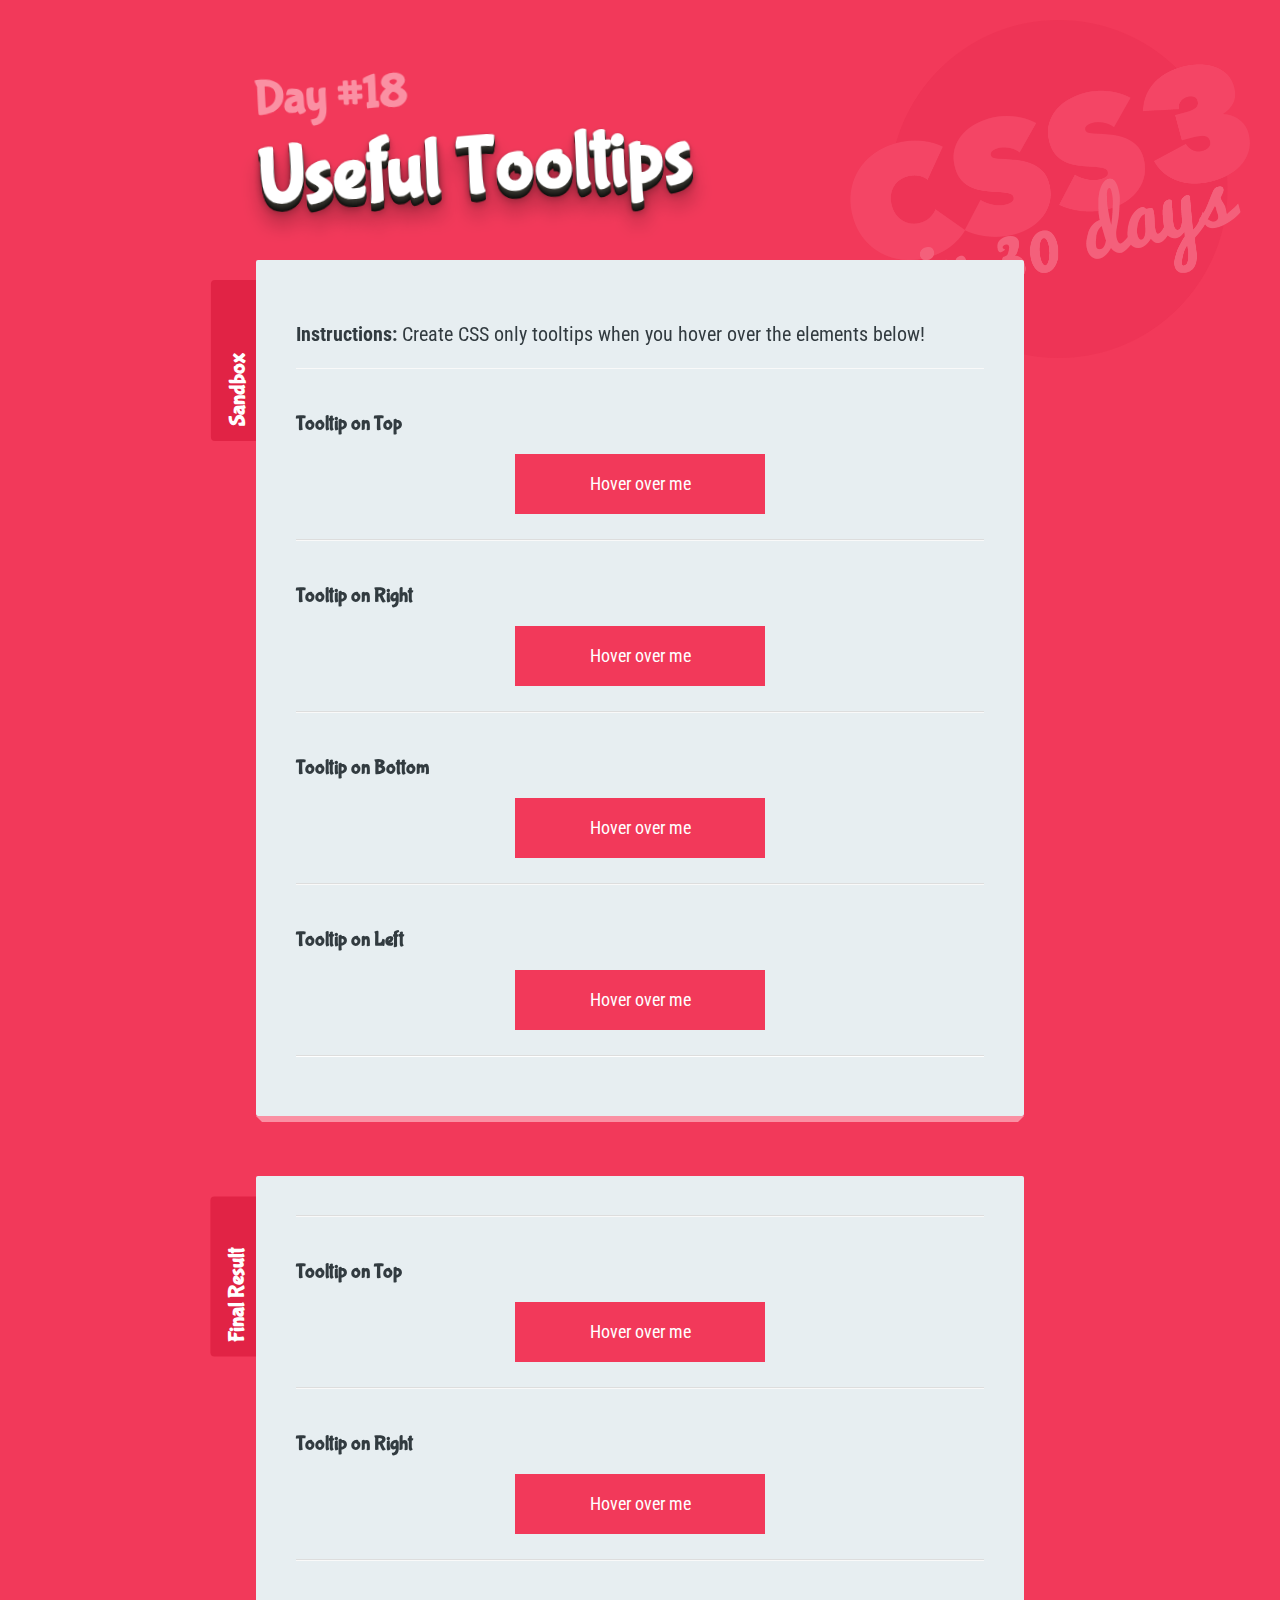
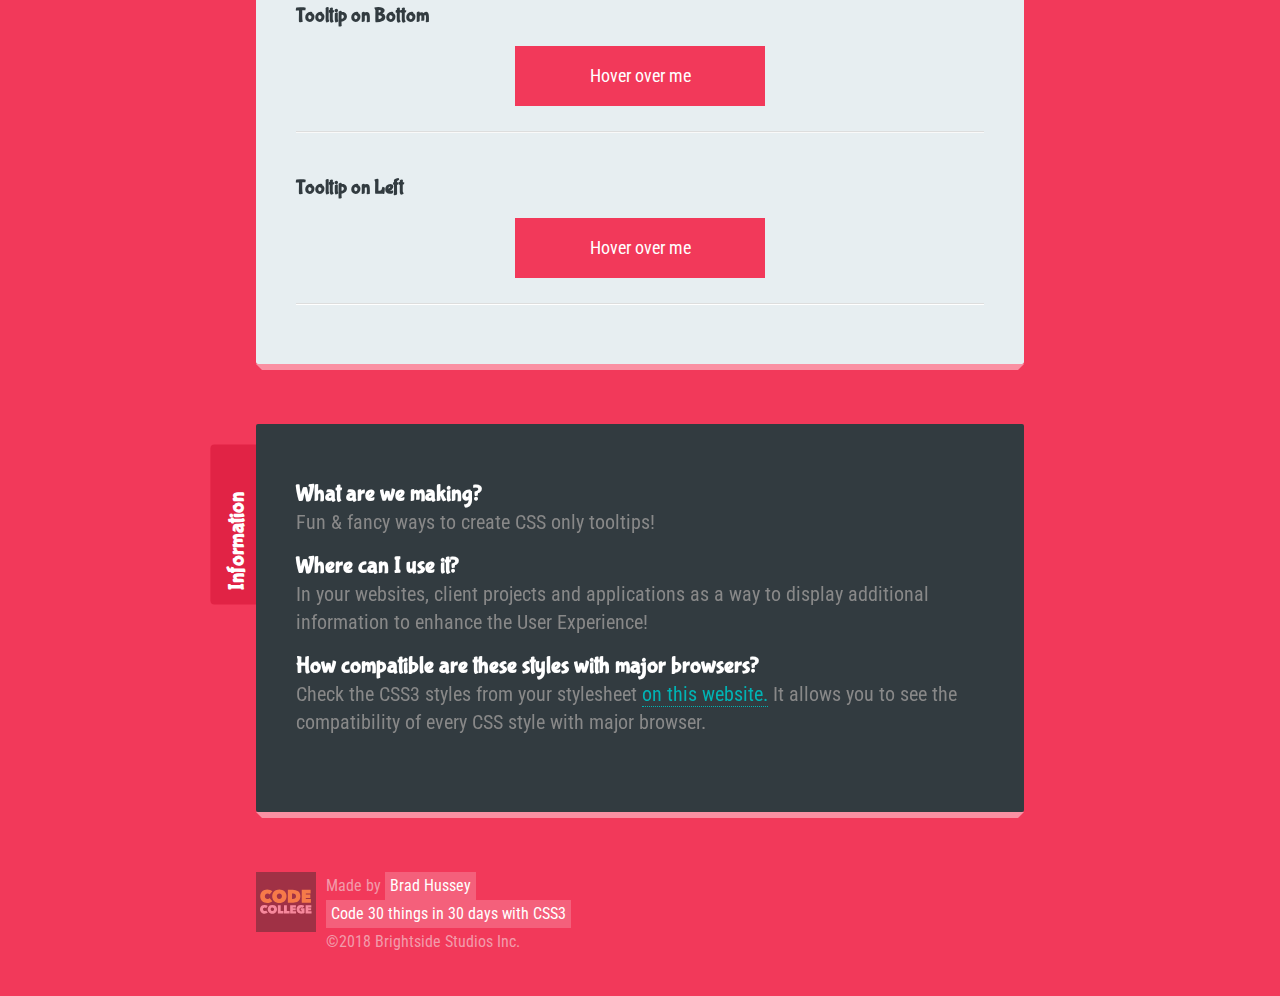
<file: 18 - Tooltips/index.html>
<!--
  Message from Brad:
  Thanks for watching CSS3 in 30 Days! You're awesome.
  Want more fun design & coding courses? Check out my website.

  https://codecollege.ca
  (it's free to start)
-->

<!DOCTYPE html>
<html>
  <head>
    <meta charset="utf-8">
    <title>Useful Tooltips | Code 30 Things in 30 Days with CSS3</title>

    <!-- NORMALIZE CSS -->
    <link rel="stylesheet" href="../_theme-styles/normalize.css">

    <!-- PROJECT THEME CSS -->
    <link rel="stylesheet" href="../_theme-styles/theme.css">

    <!-- FINAL PROJECT CSS (use for reference) -->
    <link rel="stylesheet" href="final.css">

    <!-- SANDBOX CSS (this is your file!) -->
    <link rel="stylesheet" href="sandbox.css">

<link href="https://fonts.googleapis.com/css?family=Bubblegum+Sans|Nova+Mono|Roboto+Condensed" rel="stylesheet">
  </head>
  <body>
    <h1><small>Day #18</small> Useful Tooltips</h1>



    <div class="sandbox">
      <h2>Sandbox <small>This is where you play</small></h2>
      <div class="content">

        <p><strong>Instructions:</strong> Create CSS only tooltips when you hover over the elements below!</p>

        <section>

          <h4>Tooltip on Top</h4>

          <div class="tooltip top" title="Tooltip on top!">
            Hover over me
          </div>

        </section>

        <section>

          <h4>Tooltip on Right</h4>

          <div class="tooltip right" title="Tooltip on right!">
            Hover over me
          </div>

        </section>

        <section>

          <h4>Tooltip on Bottom</h4>

          <div class="tooltip bottom" title="Tooltip on bottom!">
            Hover over me
          </div>

        </section>

        <section>

          <h4>Tooltip on Left</h4>

          <div class="tooltip left" title="Tooltip on left!">
            Hover over me
          </div>

        </section>

      </div>
    </div>

    <div class="final-result">
        <h2>Final Result <small>Use this for reference!</small></h2>
        <div class="content">

          <section>

            <h4>Tooltip on Top</h4>

            <div class="final__tooltip top" title="Tooltip on top!">
              Hover over me
            </div>

          </section>

          <section>

            <h4>Tooltip on Right</h4>

            <div class="final__tooltip right" title="Tooltip on right!">
              Hover over me
            </div>

          </section>

          <section>

            <h4>Tooltip on Bottom</h4>

            <div class="final__tooltip bottom" title="Tooltip on bottom!">
              Hover over me
            </div>

          </section>

          <section>

            <h4>Tooltip on Left</h4>

            <div class="final__tooltip left" title="Tooltip on left!">
              Hover over me
            </div>

          </section>

        </div>
    </div>

    <div class="info">
      <h2>Information <small>About this lesson</small></h2>
      <h3>What are we making?</h3>
      <p>Fun &amp; fancy ways to create CSS only tooltips!</p>

      <h3>Where can I use it?</h3>
      <p>In your websites, client projects and applications as a way to display additional information to enhance the User Experience!</p>

      <h3>How compatible are these styles with major browsers?</h3>
      <p>Check the CSS3 styles from your stylesheet <a href="http://caniuse.com/">on this website.</a> It allows you to see the compatibility of every CSS style with major browser.</p>

    </div>

    <footer>
      <div class="logo">
        <a href="http://codecollege.ca/" id="logo">

          <img src="../_theme-styles/img/bggray.svg" width="60px" id="logo_bg-gray">
          <img src="../_theme-styles/img/bgyellow.svg" width="60px" id="logo_bg-yellow">
          <img src="../_theme-styles/img/codecollegelogo.svg" width="60px" id="logo_codecollege">

          <!-- <img src="../_theme-styles/img/codecollegelogo.png" alt="Learn to Code at CodeCollege.ca" height="60px"> -->

        </a>
      </div>
      <div class="made-by">
        Made by <a href="http://bradhussey.ca/">Brad Hussey</a>
      </div>
      <div class="course">
        <a href="http://codecollege.ca/">Code 30 things in 30 days with CSS3</a>
      </div>
      <div class="copyright">
        &copy;2018 Brightside Studios Inc.
      </div>
    </footer>
  </body>
</html>
</file>
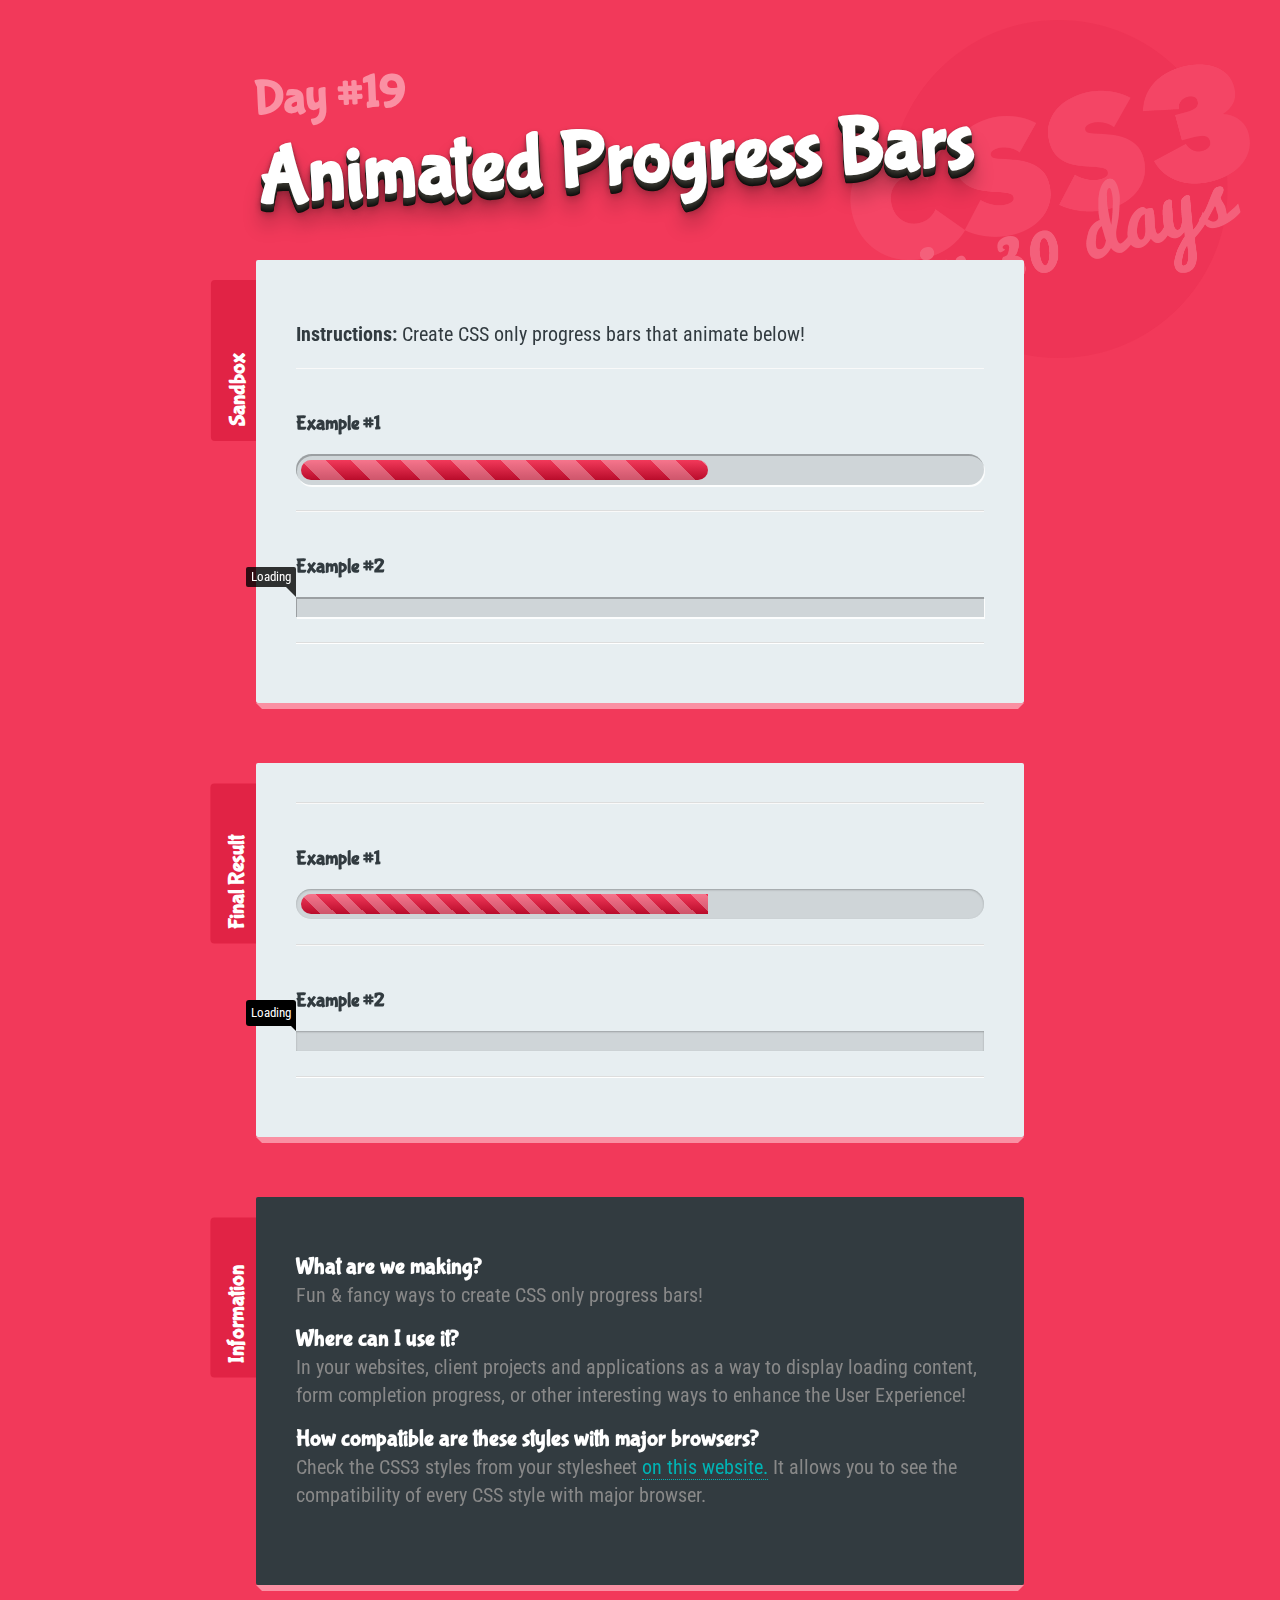
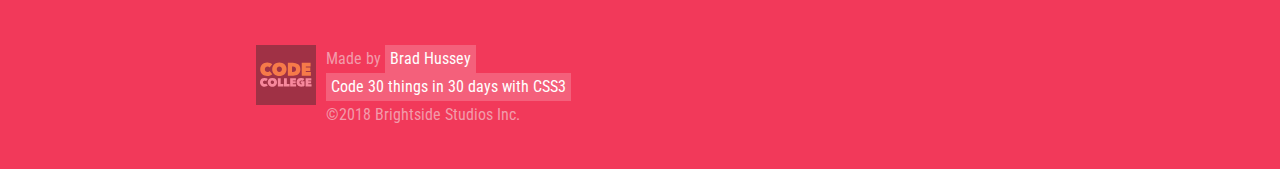
<file: 19 - Animated Progress Bars/index.html>
<!--
  Message from Brad:
  Thanks for watching CSS3 in 30 Days! You're awesome.
  Want more fun design & coding courses? Check out my website.

  https://codecollege.ca
  (it's free to start)
-->

<!DOCTYPE html>
<html>
  <head>
    <meta charset="utf-8">
    <title>Animated Progress Bars | Code 30 Things in 30 Days with CSS3</title>

    <!-- NORMALIZE CSS -->
    <link rel="stylesheet" href="../_theme-styles/normalize.css">

    <!-- PROJECT THEME CSS -->
    <link rel="stylesheet" href="../_theme-styles/theme.css">

    <!-- FINAL PROJECT CSS (use for reference) -->
    <link rel="stylesheet" href="final.css">

    <!-- SANDBOX CSS (this is your file!) -->
    <link rel="stylesheet" href="sandbox.css">

<link href="https://fonts.googleapis.com/css?family=Bubblegum+Sans|Nova+Mono|Roboto+Condensed" rel="stylesheet">
  </head>
  <body>
    <h1><small>Day #19</small> Animated Progress Bars</h1>



    <div class="sandbox">
      <h2>Sandbox <small>This is where you play</small></h2>
      <div class="content">

        <p><strong>Instructions:</strong> Create CSS only progress bars that animate below!</p>

        <section>

          <h4>Example #1</h4>

          <div class="animation-bar-1">
            <span style="width:60%"></span>
          </div>

        </section>

        <section>

          <h4>Example #2</h4>

          <div class="animation-bar-2">
            <span data-label="Loading"></span>
          </div>

        </section>

      </div>
    </div>

    <div class="final-result">
        <h2>Final Result <small>Use this for reference!</small></h2>
        <div class="content">

          <section>

            <h4>Example #1</h4>

            <div class="final__animation-bar-1">
              <span style="width:60%"></span>
            </div>

          </section>

          <section>

            <h4>Example #2</h4>

            <div class="final__animation-bar-2">
              <span data-label="Loading"></span>
            </div>

          </section>

        </div>
    </div>

    <div class="info">
      <h2>Information <small>About this lesson</small></h2>
      <h3>What are we making?</h3>
      <p>Fun &amp; fancy ways to create CSS only progress bars!</p>

      <h3>Where can I use it?</h3>
      <p>In your websites, client projects and applications as a way to display loading content, form completion progress, or other interesting ways to enhance the User Experience!</p>

      <h3>How compatible are these styles with major browsers?</h3>
      <p>Check the CSS3 styles from your stylesheet <a href="http://caniuse.com/">on this website.</a> It allows you to see the compatibility of every CSS style with major browser.</p>

    </div>

    <footer>
      <div class="logo">
        <a href="http://codecollege.ca/" id="logo">

          <img src="../_theme-styles/img/bggray.svg" width="60px" id="logo_bg-gray">
          <img src="../_theme-styles/img/bgyellow.svg" width="60px" id="logo_bg-yellow">
          <img src="../_theme-styles/img/codecollegelogo.svg" width="60px" id="logo_codecollege">

          <!-- <img src="../_theme-styles/img/codecollegelogo.png" alt="Learn to Code at CodeCollege.ca" height="60px"> -->

        </a>
      </div>
      <div class="made-by">
        Made by <a href="http://bradhussey.ca/">Brad Hussey</a>
      </div>
      <div class="course">
        <a href="http://codecollege.ca/">Code 30 things in 30 days with CSS3</a>
      </div>
      <div class="copyright">
        &copy;2018 Brightside Studios Inc.
      </div>
    </footer>
  </body>
</html>
</file>
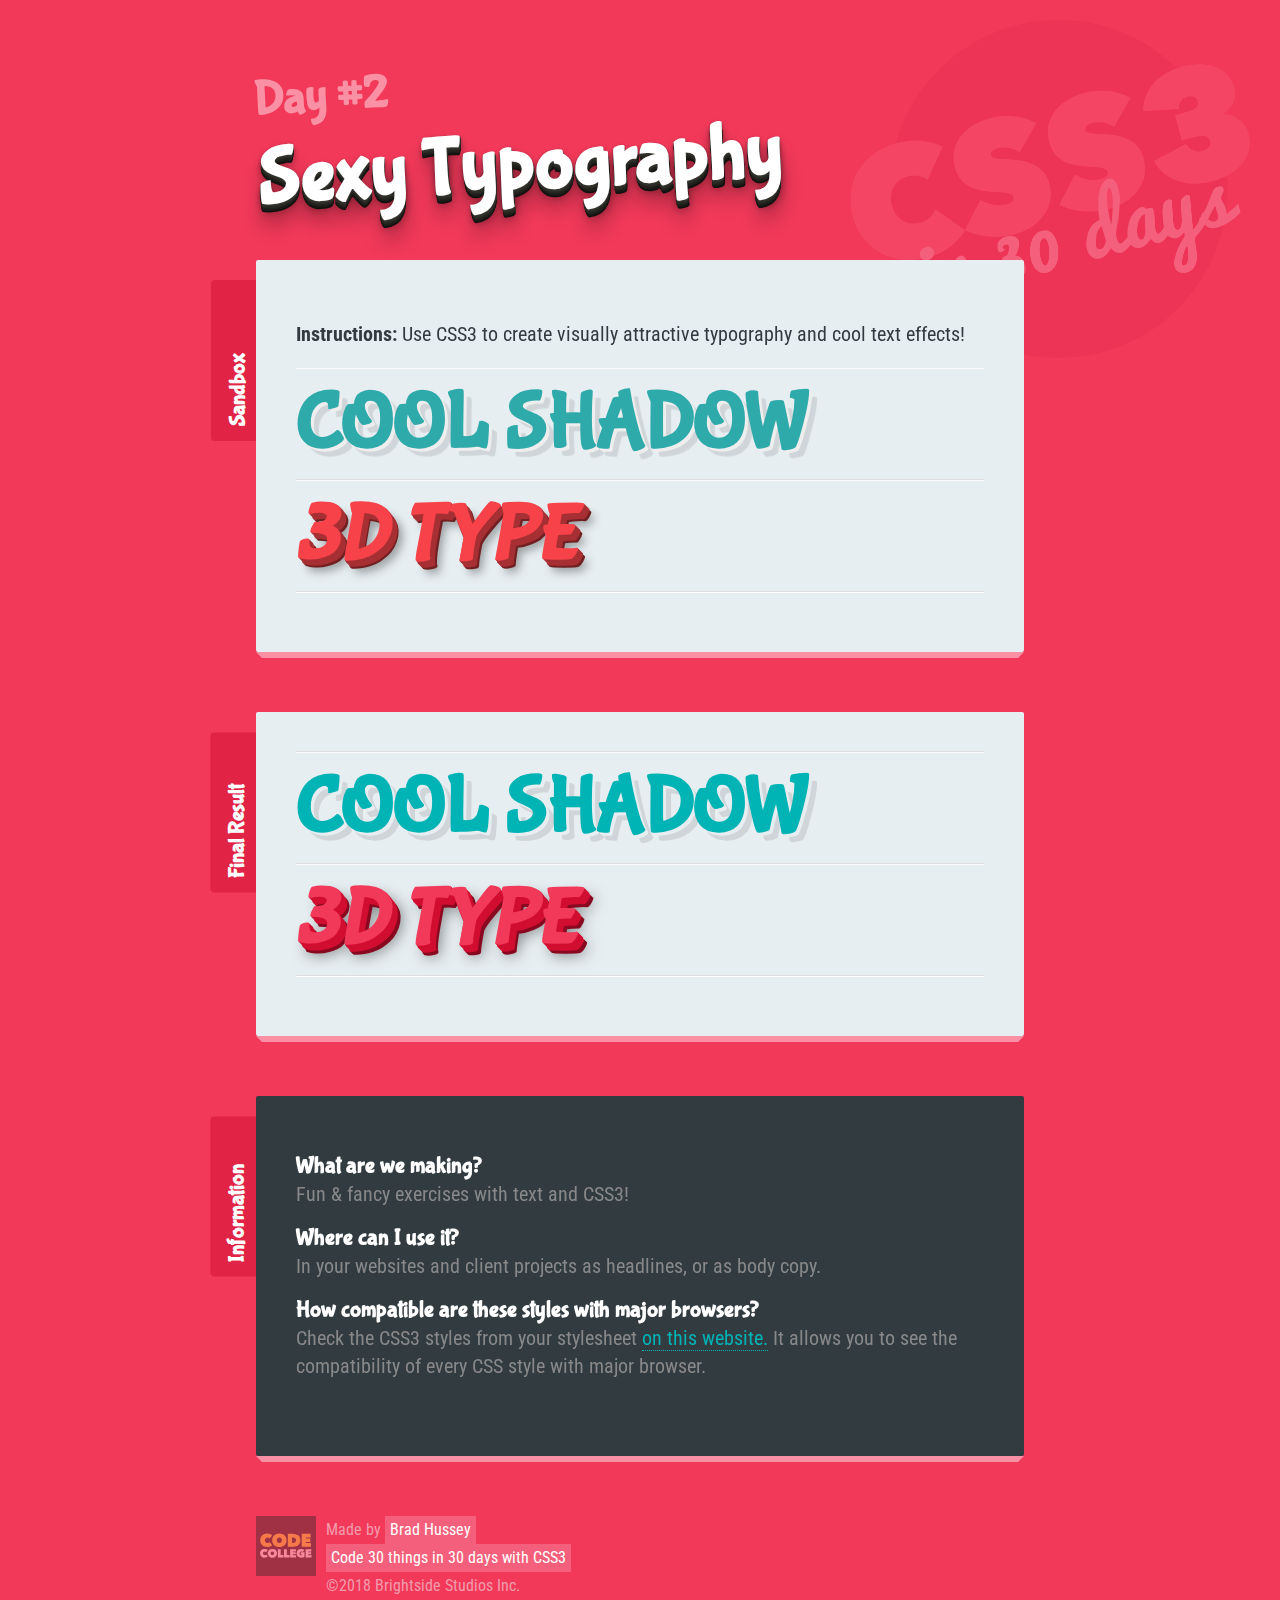
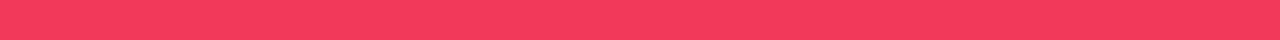
<file: 2 - Sexy Typography/index.html>
<!--
  Message from Brad:
  Thanks for watching CSS3 in 30 Days! You're awesome.
  Want more fun design & coding courses? Check out my website.

  https://codecollege.ca
  (it's free to start)
-->

<!DOCTYPE html>
<html>
  <head>
    <meta charset="utf-8">
    <title>Sexy Typography | Code 30 Things in 30 Days with CSS3</title>

    <!-- NORMALIZE CSS -->
    <link rel="stylesheet" href="../_theme-styles/normalize.css">

    <!-- PROJECT THEME CSS -->
    <link rel="stylesheet" href="../_theme-styles/theme.css">

    <!-- FINAL PROJECT CSS (use for reference) -->
    <link rel="stylesheet" href="final.css">

    <!-- SANDBOX CSS (this is your file!) -->
    <link rel="stylesheet" href="sandbox.css">

<link href="https://fonts.googleapis.com/css?family=Bubblegum+Sans|Nova+Mono|Roboto+Condensed" rel="stylesheet">
  </head>
  <body>
    <h1><small>Day #2</small> Sexy Typography</h1>



    <div class="sandbox">
      <h2>Sandbox <small>This is where you play</small></h2>
      <div class="content">

        <p><strong>Instructions:</strong> Use CSS3 to create visually attractive typography and cool text effects!</p>

        <section>

          <h4 class="shadow-typo">Cool Shadow</h4>

        </section>

        <section>

          <h4 class="threedee-typo">3D Type</h4>

        </section>

      </div>
    </div>

    <div class="final-result">
        <h2>Final Result <small>Use this for reference!</small></h2>
        <div class="content">

          <section>

            <h4 class="final__shadow-typo">Cool Shadow</h4>

          </section>

          <section>

            <h4 class="final__threedee-typo">3D Type</h4>

          </section>

        </div>
    </div>

    <div class="info">
      <h2>Information <small>About this lesson</small></h2>
      <h3>What are we making?</h3>
      <p>Fun &amp; fancy exercises with text and CSS3!</p>

      <h3>Where can I use it?</h3>
      <p>In your websites and client projects as headlines, or as body copy.</p>

      <h3>How compatible are these styles with major browsers?</h3>
      <p>Check the CSS3 styles from your stylesheet <a href="http://caniuse.com/">on this website.</a> It allows you to see the compatibility of every CSS style with major browser.</p>
    </div>

    <footer>
      <div class="logo">
        <a href="http://codecollege.ca/" id="logo">

          <img src="../_theme-styles/img/bggray.svg" width="60px" id="logo_bg-gray">
          <img src="../_theme-styles/img/bgyellow.svg" width="60px" id="logo_bg-yellow">
          <img src="../_theme-styles/img/codecollegelogo.svg" width="60px" id="logo_codecollege">

          <!-- <img src="../_theme-styles/img/codecollegelogo.png" alt="Learn to Code at CodeCollege.ca" height="60px"> -->

        </a>
      </div>
      <div class="made-by">
        Made by <a href="http://bradhussey.ca/">Brad Hussey</a>
      </div>
      <div class="course">
        <a href="http://codecollege.ca/">Code 30 things in 30 days with CSS3</a>
      </div>
      <div class="copyright">
        &copy;2018 Brightside Studios Inc.
      </div>
    </footer>
  </body>
</html>
</file>
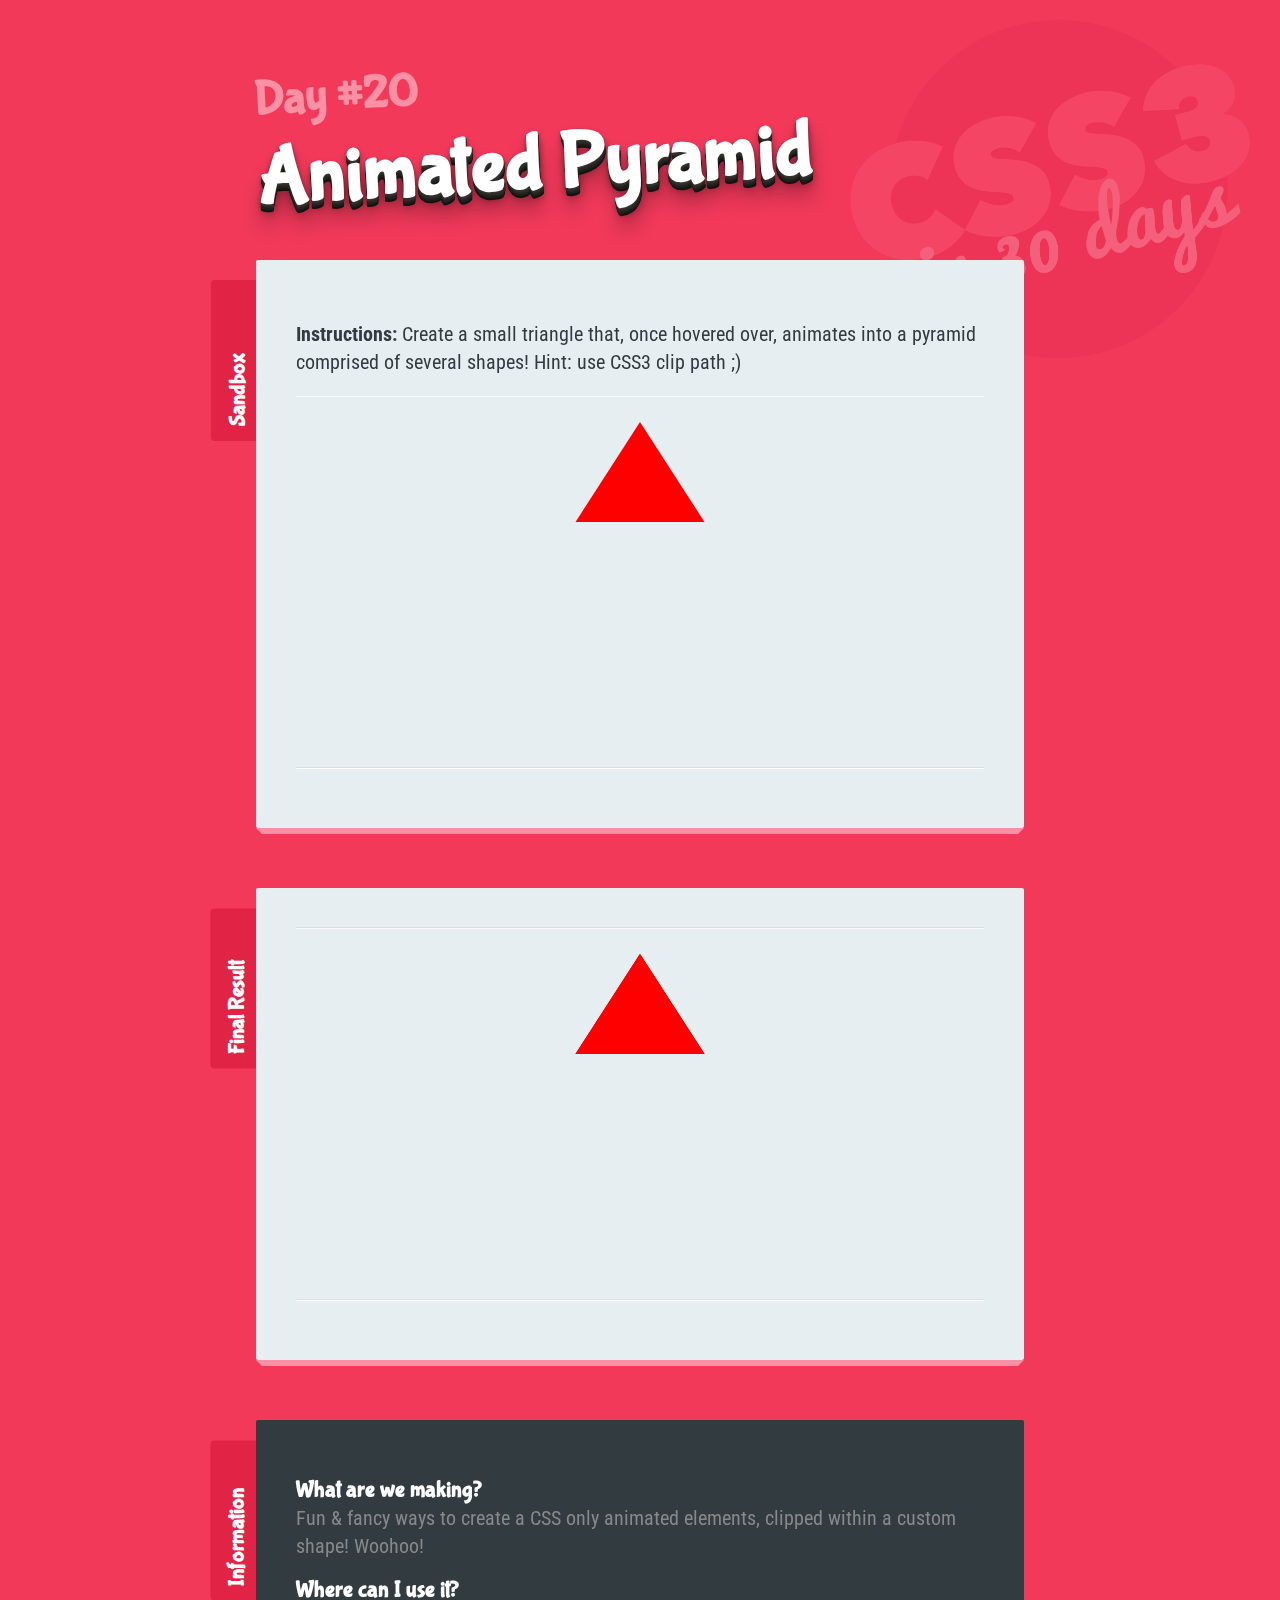
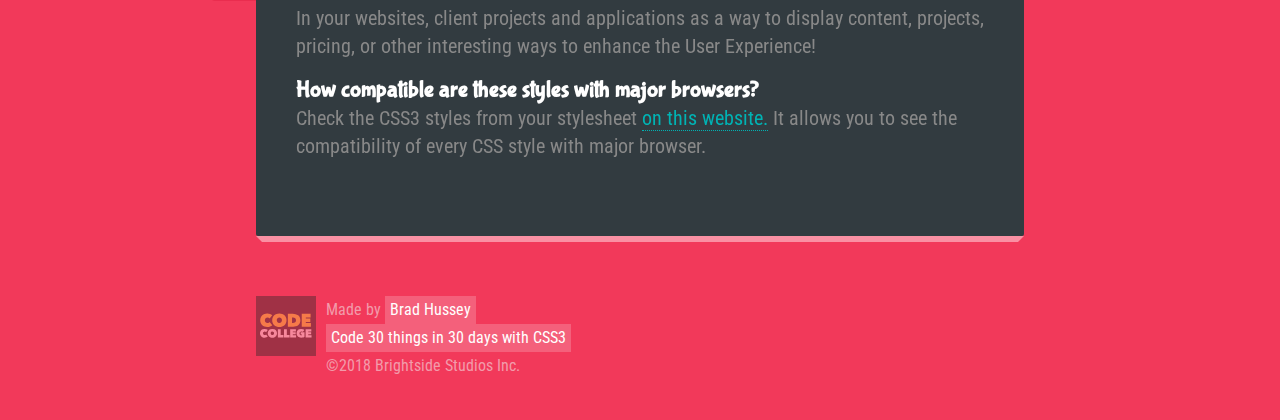
<file: 20 - Animated Pyramid/index.html>
<!--
  Message from Brad:
  Thanks for watching CSS3 in 30 Days! You're awesome.
  Want more fun design & coding courses? Check out my website.

  https://codecollege.ca
  (it's free to start)
-->

<!DOCTYPE html>
<html>
  <head>
    <meta charset="utf-8">
    <title>Animated Pyramid | Code 30 Things in 30 Days with CSS3</title>

    <!-- NORMALIZE CSS -->
    <link rel="stylesheet" href="../_theme-styles/normalize.css">

    <!-- PROJECT THEME CSS -->
    <link rel="stylesheet" href="../_theme-styles/theme.css">

    <!-- FINAL PROJECT CSS (use for reference) -->
    <link rel="stylesheet" href="final.css">

    <!-- SANDBOX CSS (this is your file!) -->
    <link rel="stylesheet" href="sandbox.css">

<link href="https://fonts.googleapis.com/css?family=Bubblegum+Sans|Nova+Mono|Roboto+Condensed" rel="stylesheet">
  </head>
  <body>
    <h1><small>Day #20</small> Animated Pyramid</h1>



    <div class="sandbox">
      <h2>Sandbox <small>This is where you play</small></h2>
      <div class="content">

        <p><strong>Instructions:</strong> Create a small triangle that, once hovered over, animates into a pyramid comprised of several shapes! Hint: use CSS3 clip path ;)</p>

        <section>

          <div class="triangle">

            <div class="top">top</div>

            <div class="mid">mid</div>

            <div class="bottom">bottom</div>

          </div>

        </section>

      </div>
    </div>

    <div class="final-result">
        <h2>Final Result <small>Use this for reference!</small></h2>
        <div class="content">

          <section>

            <div class="final__triangle">

              <div class="top">top</div>

              <div class="mid">mid</div>

              <div class="bottom">bottom</div>

            </div>

          </section>

        </div>
    </div>

    <div class="info">
      <h2>Information <small>About this lesson</small></h2>
      <h3>What are we making?</h3>
      <p>Fun &amp; fancy ways to create a CSS only animated elements, clipped within a custom shape! Woohoo!</p>

      <h3>Where can I use it?</h3>
      <p>In your websites, client projects and applications as a way to display content, projects, pricing, or other interesting ways to enhance the User Experience!</p>

      <h3>How compatible are these styles with major browsers?</h3>
      <p>Check the CSS3 styles from your stylesheet <a href="http://caniuse.com/">on this website.</a> It allows you to see the compatibility of every CSS style with major browser.</p>

    </div>

    <footer>
      <div class="logo">
        <a href="http://codecollege.ca/" id="logo">

          <img src="../_theme-styles/img/bggray.svg" width="60px" id="logo_bg-gray">
          <img src="../_theme-styles/img/bgyellow.svg" width="60px" id="logo_bg-yellow">
          <img src="../_theme-styles/img/codecollegelogo.svg" width="60px" id="logo_codecollege">

          <!-- <img src="../_theme-styles/img/codecollegelogo.png" alt="Learn to Code at CodeCollege.ca" height="60px"> -->

        </a>
      </div>
      <div class="made-by">
        Made by <a href="http://bradhussey.ca/">Brad Hussey</a>
      </div>
      <div class="course">
        <a href="http://codecollege.ca/">Code 30 things in 30 days with CSS3</a>
      </div>
      <div class="copyright">
        &copy;2018 Brightside Studios Inc.
      </div>
    </footer>
  </body>
</html>
</file>
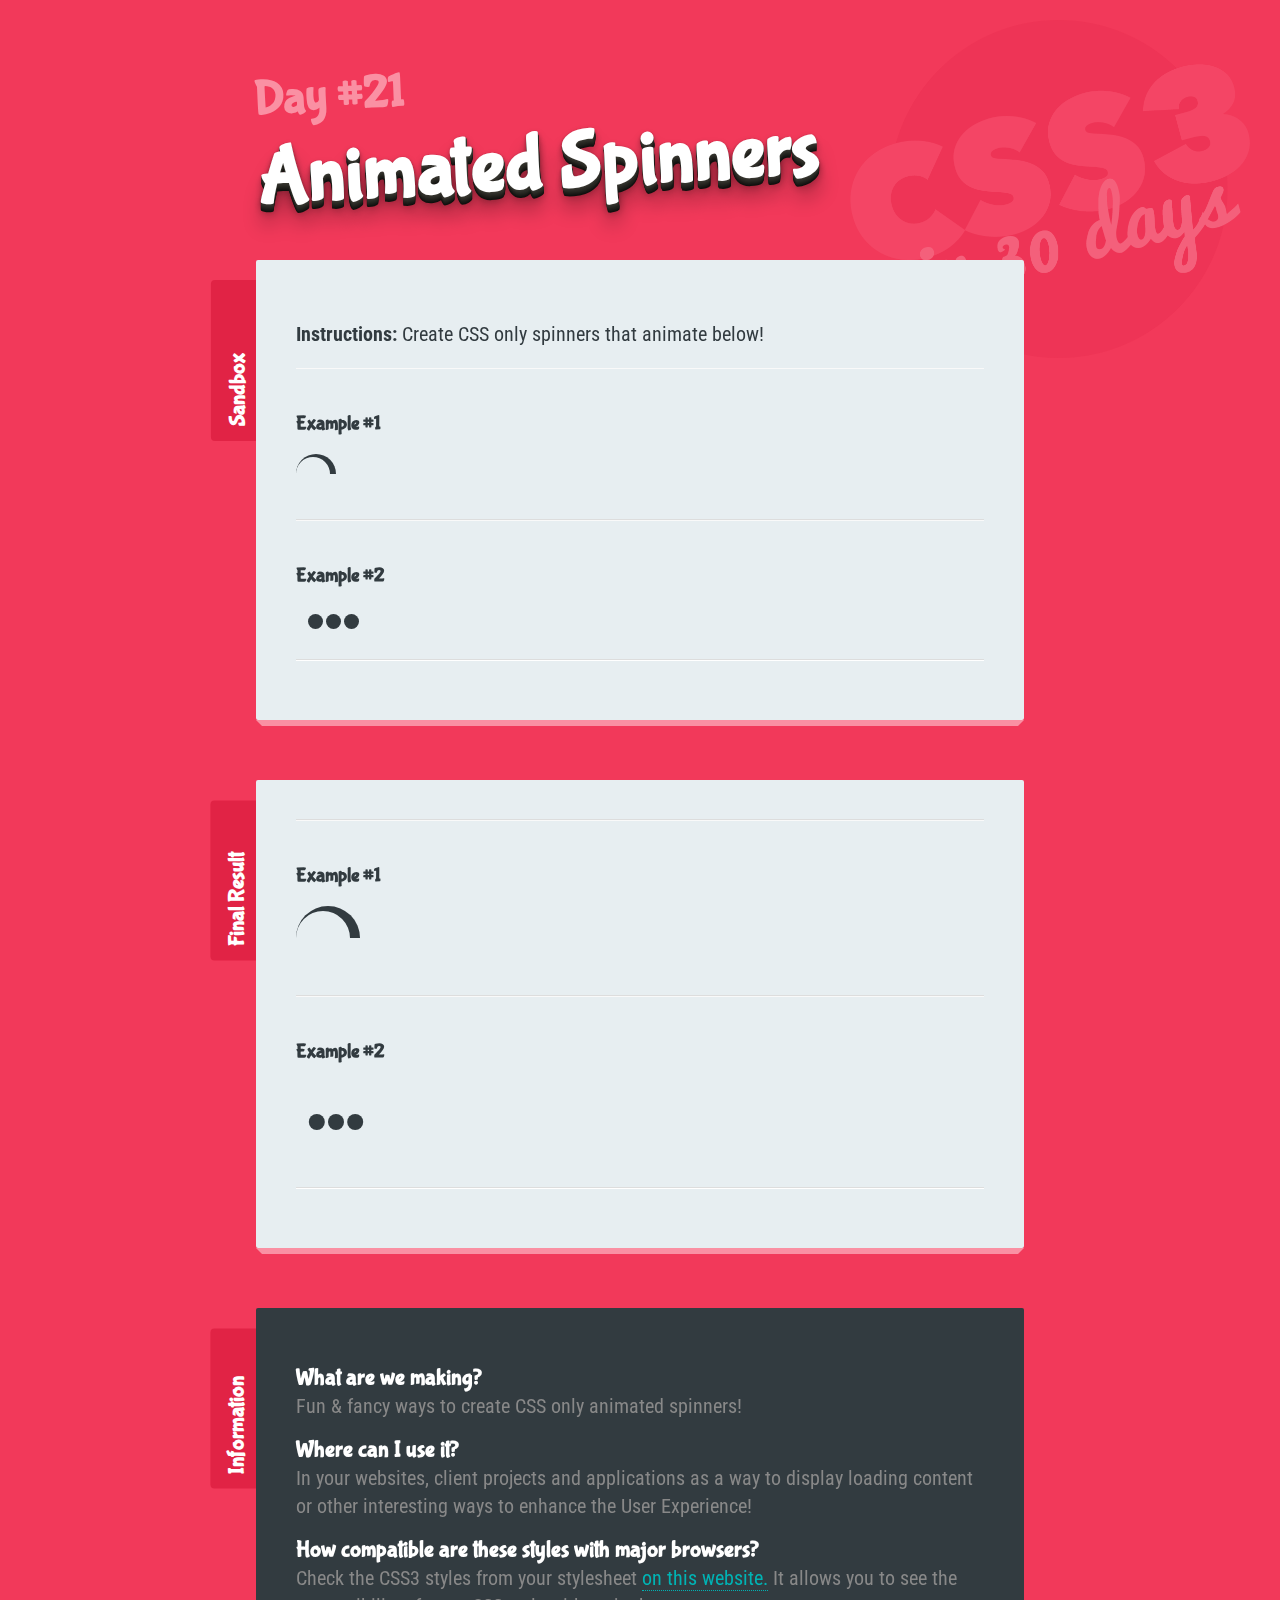
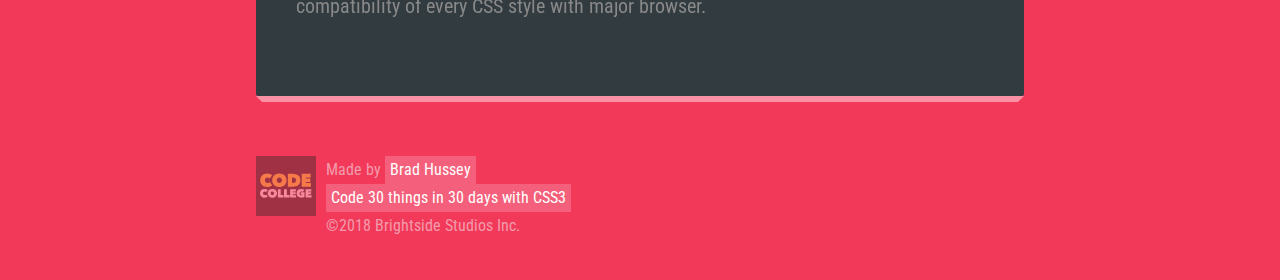
<file: 21 - Spinners/index.html>
<!--
  Message from Brad:
  Thanks for watching CSS3 in 30 Days! You're awesome.
  Want more fun design & coding courses? Check out my website.

  https://codecollege.ca
  (it's free to start)
-->

<!DOCTYPE html>
<html>
  <head>
    <meta charset="utf-8">
    <title>Animated Spinners | Code 30 Things in 30 Days with CSS3</title>

    <!-- NORMALIZE CSS -->
    <link rel="stylesheet" href="../_theme-styles/normalize.css">

    <!-- PROJECT THEME CSS -->
    <link rel="stylesheet" href="../_theme-styles/theme.css">

    <!-- FINAL PROJECT CSS (use for reference) -->
    <link rel="stylesheet" href="final.css">

    <!-- SANDBOX CSS (this is your file!) -->
    <link rel="stylesheet" href="sandbox.css">

<link href="https://fonts.googleapis.com/css?family=Bubblegum+Sans|Nova+Mono|Roboto+Condensed" rel="stylesheet">
  </head>
  <body>
    <h1><small>Day #21</small> Animated Spinners</h1>



    <div class="sandbox">
      <h2>Sandbox <small>This is where you play</small></h2>
      <div class="content">

        <p><strong>Instructions:</strong> Create CSS only spinners that animate below!</p>

        <section>

          <h4>Example #1</h4>

          <div class="spinner-1"></div>

        </section>

        <section>

          <h4>Example #2</h4>

          <div class="spinner-2"></div>

        </section>

      </div>
    </div>

    <div class="final-result">
        <h2>Final Result <small>Use this for reference!</small></h2>
        <div class="content">

          <section>

            <h4>Example #1</h4>

            <div class="final__spinner-1"></div>

          </section>

          <section>

            <h4>Example #2</h4>

            <div class="final__spinner-2"></div>

          </section>

        </div>
    </div>

    <div class="info">
      <h2>Information <small>About this lesson</small></h2>
      <h3>What are we making?</h3>
      <p>Fun &amp; fancy ways to create CSS only animated spinners!</p>

      <h3>Where can I use it?</h3>
      <p>In your websites, client projects and applications as a way to display loading content or other interesting ways to enhance the User Experience!</p>

      <h3>How compatible are these styles with major browsers?</h3>
      <p>Check the CSS3 styles from your stylesheet <a href="http://caniuse.com/">on this website.</a> It allows you to see the compatibility of every CSS style with major browser.</p>

    </div>

    <footer>
      <div class="logo">
        <a href="http://codecollege.ca/" id="logo">

          <img src="../_theme-styles/img/bggray.svg" width="60px" id="logo_bg-gray">
          <img src="../_theme-styles/img/bgyellow.svg" width="60px" id="logo_bg-yellow">
          <img src="../_theme-styles/img/codecollegelogo.svg" width="60px" id="logo_codecollege">

          <!-- <img src="../_theme-styles/img/codecollegelogo.png" alt="Learn to Code at CodeCollege.ca" height="60px"> -->

        </a>
      </div>
      <div class="made-by">
        Made by <a href="http://bradhussey.ca/">Brad Hussey</a>
      </div>
      <div class="course">
        <a href="http://codecollege.ca/">Code 30 things in 30 days with CSS3</a>
      </div>
      <div class="copyright">
        &copy;2018 Brightside Studios Inc.
      </div>
    </footer>
  </body>
</html>
</file>
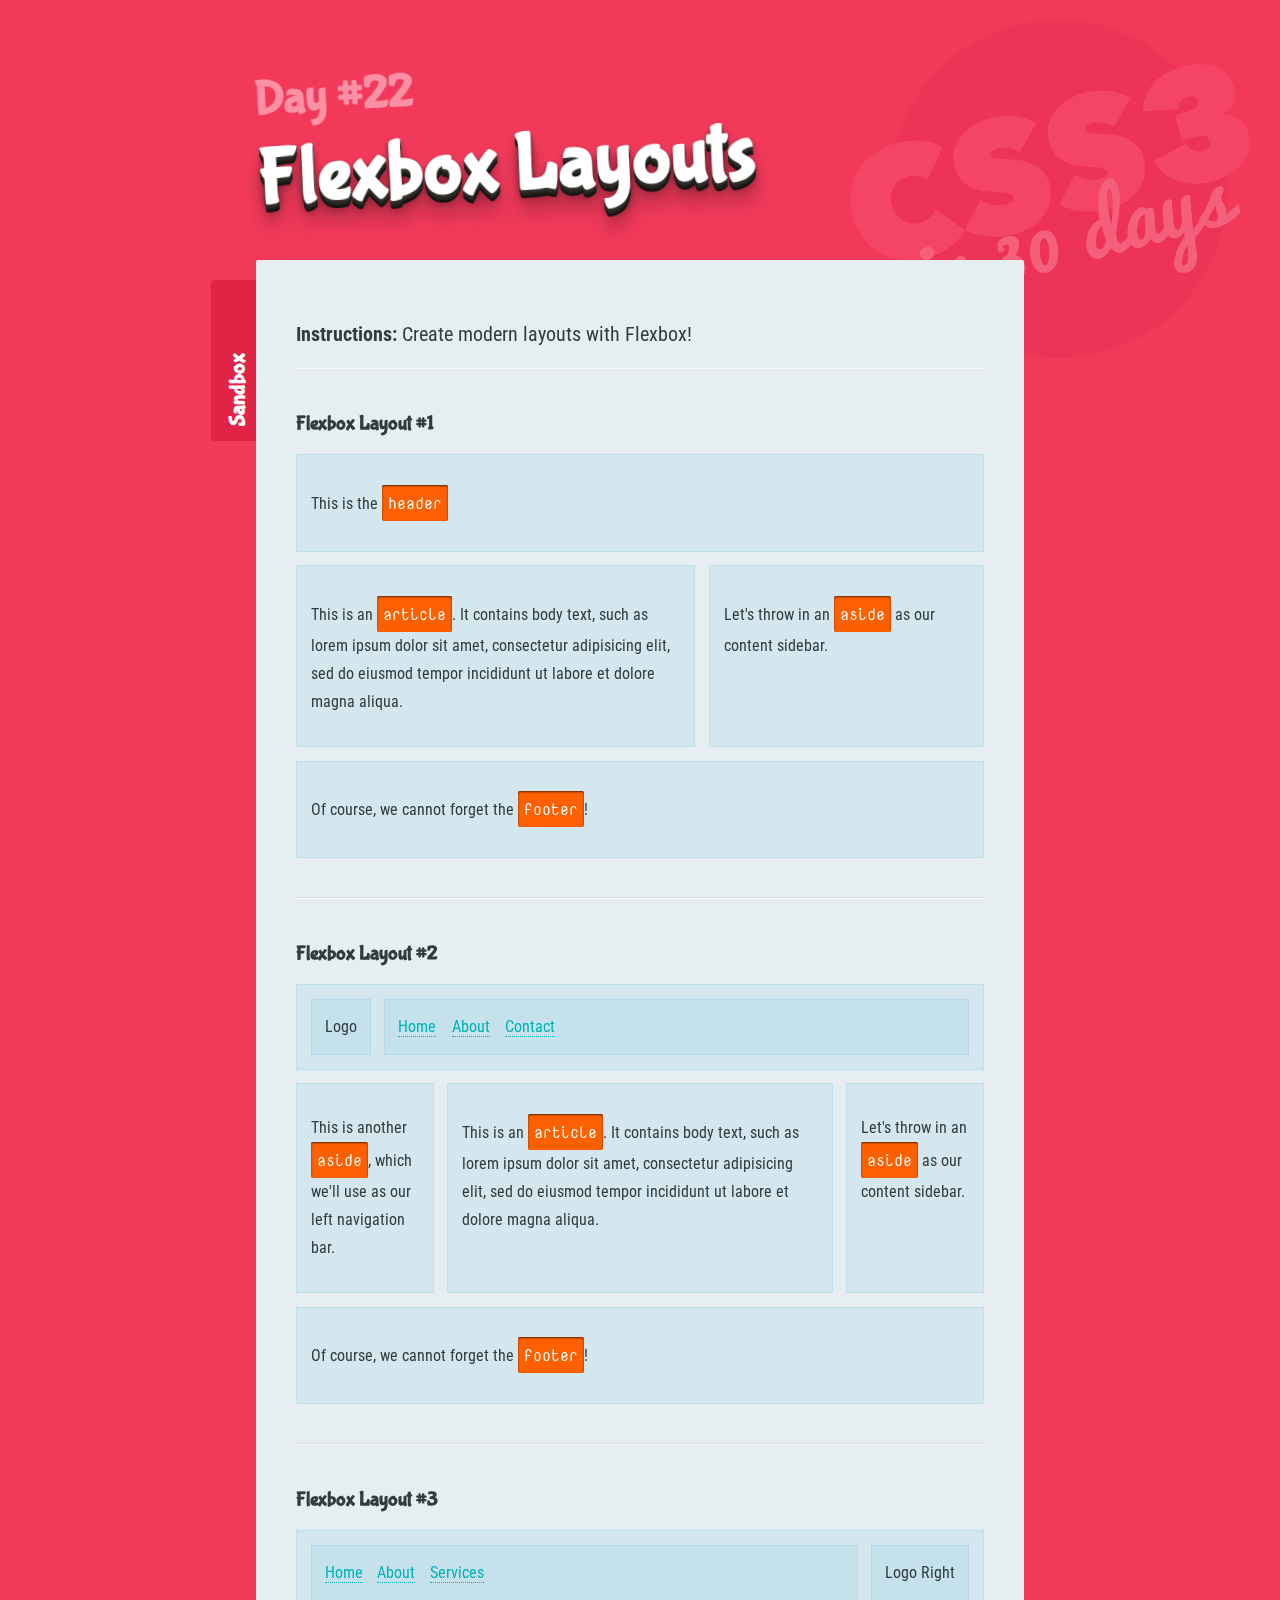
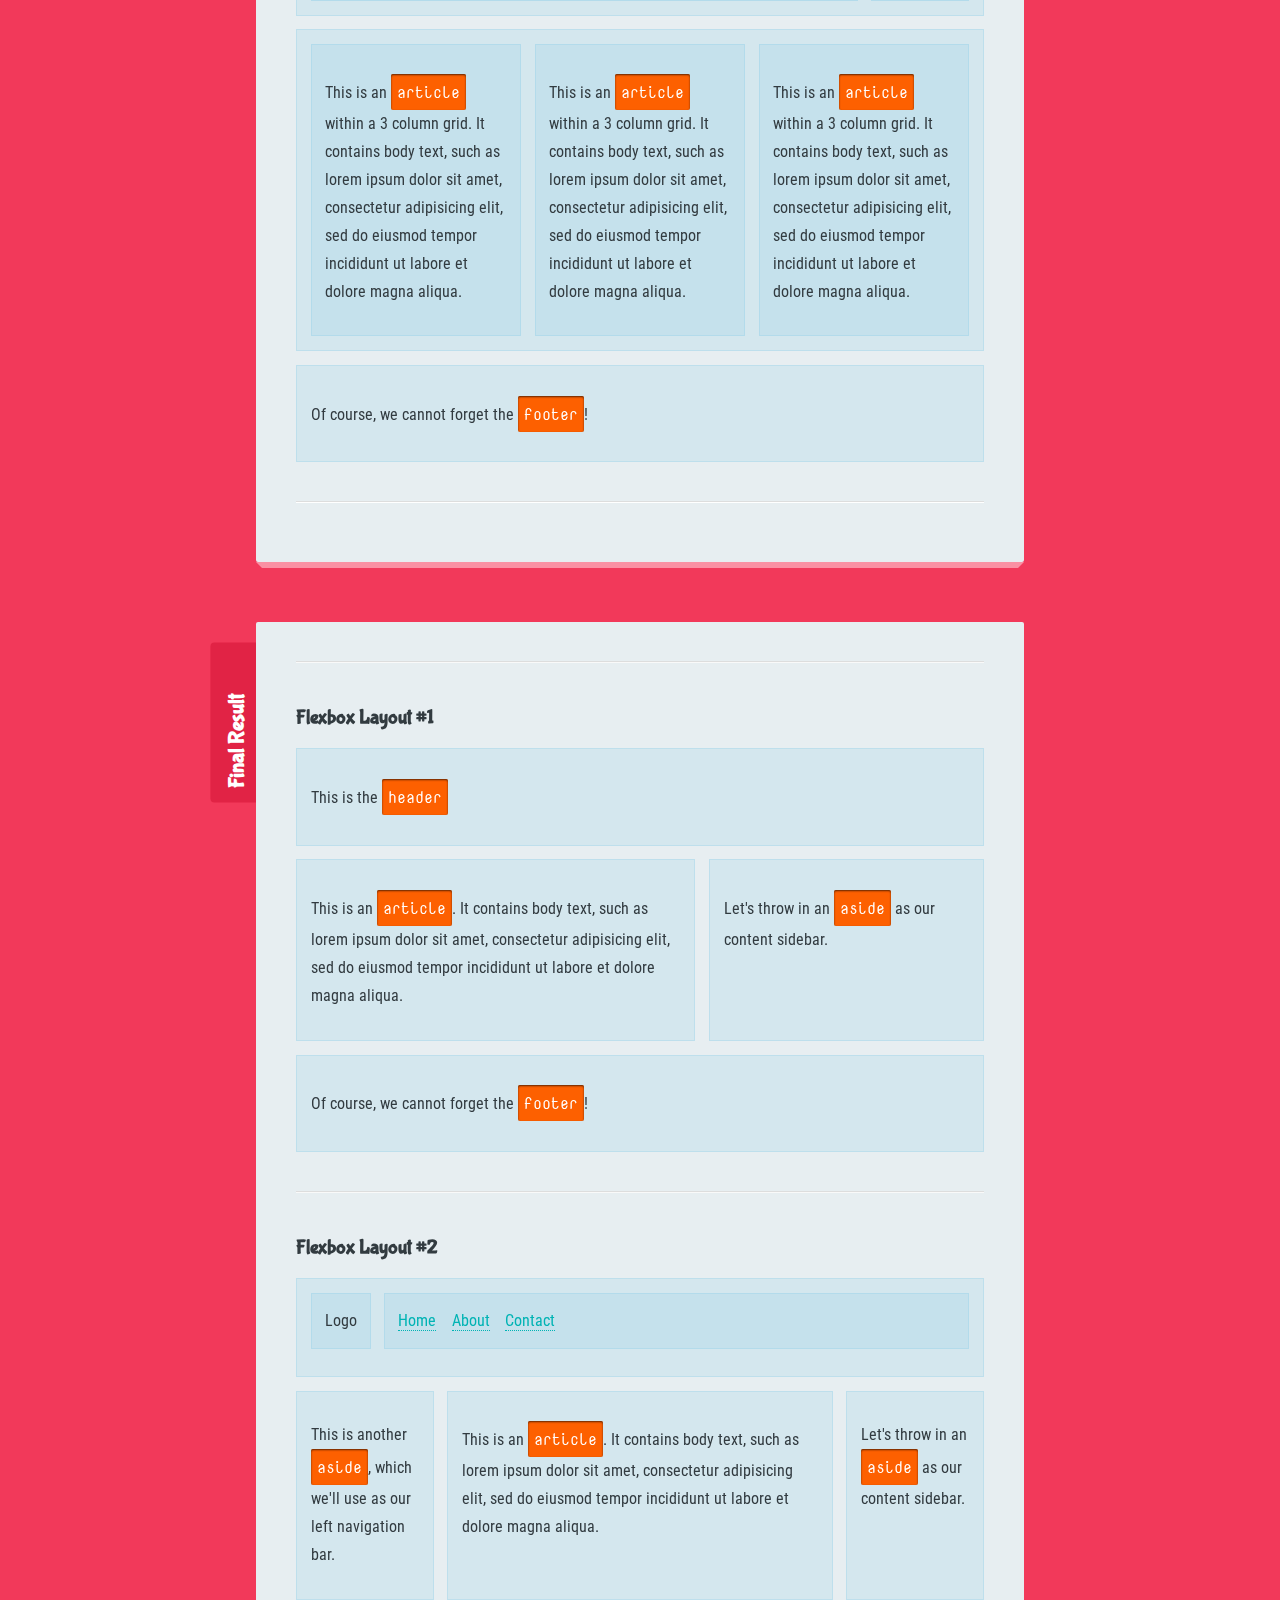
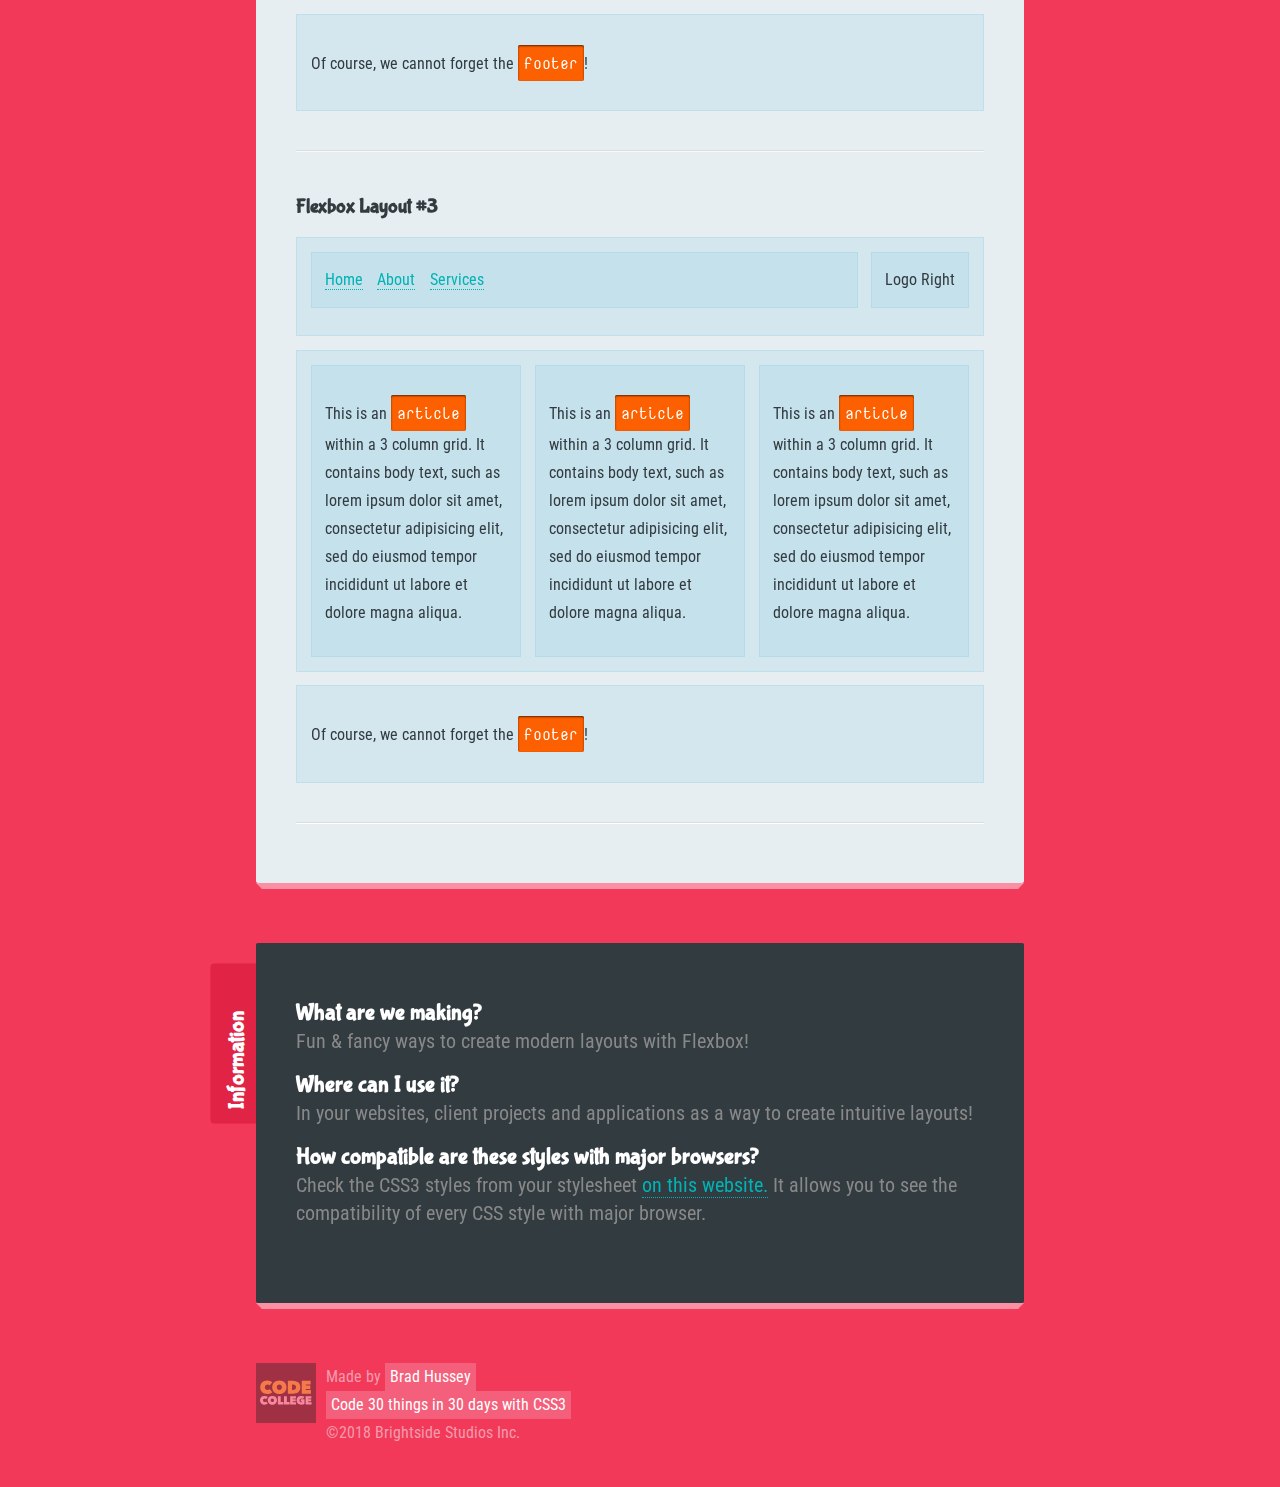
<file: 22 - Flexbox Layouts/index.html>
<!--
  Message from Brad:
  Thanks for watching CSS3 in 30 Days! You're awesome.
  Want more fun design & coding courses? Check out my website.

  https://codecollege.ca
  (it's free to start)
-->

<!DOCTYPE html>
<html>
  <head>
    <meta charset="utf-8">
    <meta name="viewport" content="width=device-width">
    <title>Flexbox Layouts | Code 30 Things in 30 Days with CSS3</title>

    <!-- NORMALIZE CSS -->
    <link rel="stylesheet" href="../_theme-styles/normalize.css">

    <!-- PROJECT THEME CSS -->
    <link rel="stylesheet" href="../_theme-styles/theme.css">

    <!-- FINAL PROJECT CSS (use for reference) -->
    <link rel="stylesheet" href="final.css">

    <!-- SANDBOX CSS (this is your file!) -->
    <link rel="stylesheet" href="sandbox.css">

<link href="https://fonts.googleapis.com/css?family=Bubblegum+Sans|Nova+Mono|Roboto+Condensed" rel="stylesheet">
  </head>
  <body>
    <h1><small>Day #22</small> Flexbox Layouts</h1>



    <div class="sandbox">
      <h2>Sandbox <small>This is where you play</small></h2>
      <div class="content">

        <p><strong>Instructions:</strong> Create modern layouts with Flexbox!</p>

        <section class="layout1">
          <h4>Flexbox Layout #1</h4>

          <header>
            <p>This is the <code>header</code></p>
          </header>
          <main>
            <article>
              <p>This is an <code>article</code>. It contains body text, such as lorem ipsum dolor sit amet, consectetur adipisicing elit, sed do eiusmod tempor incididunt ut labore et dolore magna aliqua.</p>
            </article>
            <aside>
              <p>Let's throw in an <code>aside</code> as our content sidebar.</p>
            </aside>
          </main>
          <footer>
            <p>Of course, we cannot forget the <code>footer</code>!</p>
          </footer>
        </section>

        <section class="layout2">
          <h4>Flexbox Layout #2</h4>

          <header>
            <div class="logo">
              Logo
            </div>
            <nav>
              <ul>
                <li><a href="#">Home</a></li>
                <li><a href="#">About</a></li>
                <li><a href="#">Contact</a></li>
              </ul>
            </nav>
          </header>
          <main>
            <aside class="sidenav">
              <p>This is another <code>aside</code>, which we'll use as our left navigation bar.</p>
            </aside>
            <article>
              <p>This is an <code>article</code>. It contains body text, such as lorem ipsum dolor sit amet, consectetur adipisicing elit, sed do eiusmod tempor incididunt ut labore et dolore magna aliqua.</p>
            </article>
            <aside class="sidebar">
              <p>Let's throw in an <code>aside</code> as our content sidebar.</p>
            </aside>
          </main>
          <footer>
            <p>Of course, we cannot forget the <code>footer</code>!</p>
          </footer>
        </section>

        <section class="layout3">
          <h4>Flexbox Layout #3</h4>

          <header>
            <div class="logo">
              Logo Right
            </div>
            <nav>
              <ul>
                <li><a href="#">Home</a></li>
                <li><a href="#">About</a></li>
                <li><a href="#">Services</a></li>
              </ul>
            </nav>
          </header>
          <div class="articles">
            <article>
              <p>This is an <code>article</code> within a 3 column grid. It contains body text, such as lorem ipsum dolor sit amet, consectetur adipisicing elit, sed do eiusmod tempor incididunt ut labore et dolore magna aliqua.</p>
            </article>
            <article>
              <p>This is an <code>article</code> within a 3 column grid. It contains body text, such as lorem ipsum dolor sit amet, consectetur adipisicing elit, sed do eiusmod tempor incididunt ut labore et dolore magna aliqua.</p>
            </article>
            <article>
              <p>This is an <code>article</code> within a 3 column grid. It contains body text, such as lorem ipsum dolor sit amet, consectetur adipisicing elit, sed do eiusmod tempor incididunt ut labore et dolore magna aliqua.</p>
            </article>
          </div>
          <footer>
            <p>Of course, we cannot forget the <code>footer</code>!</p>
          </footer>
        </section>

      </div>
    </div>

    <div class="final-result">
        <h2>Final Result <small>Use this for reference!</small></h2>
        <div class="content">

          <section class="final__layout1">
            <h4>Flexbox Layout #1</h4>

            <header>
              <p>This is the <code>header</code></p>
            </header>
            <main>
              <article>
                <p>This is an <code>article</code>. It contains body text, such as lorem ipsum dolor sit amet, consectetur adipisicing elit, sed do eiusmod tempor incididunt ut labore et dolore magna aliqua.</p>
              </article>
              <aside>
                <p>Let's throw in an <code>aside</code> as our content sidebar.</p>
              </aside>
            </main>
            <footer>
              <p>Of course, we cannot forget the <code>footer</code>!</p>
            </footer>
          </section>

          <section class="final__layout2">
            <h4>Flexbox Layout #2</h4>

            <header>
              <div class="logo">
                Logo
              </div>
              <nav>
                <ul>
                  <li><a href="#">Home</a></li>
                  <li><a href="#">About</a></li>
                  <li><a href="#">Contact</a></li>
                </ul>
              </nav>
            </header>
            <main>
              <aside class="sidenav">
                <p>This is another <code>aside</code>, which we'll use as our left navigation bar.</p>
              </aside>
              <article>
                <p>This is an <code>article</code>. It contains body text, such as lorem ipsum dolor sit amet, consectetur adipisicing elit, sed do eiusmod tempor incididunt ut labore et dolore magna aliqua.</p>
              </article>
              <aside class="sidebar">
                <p>Let's throw in an <code>aside</code> as our content sidebar.</p>
              </aside>
            </main>
            <footer>
              <p>Of course, we cannot forget the <code>footer</code>!</p>
            </footer>
          </section>

          <section class="final__layout3">
            <h4>Flexbox Layout #3</h4>

            <header>
              <div class="logo">
                Logo Right
              </div>
              <nav>
                <ul>
                  <li><a href="#">Home</a></li>
                  <li><a href="#">About</a></li>
                  <li><a href="#">Services</a></li>
                </ul>
              </nav>
            </header>
            <div class="articles">
              <article>
                <p>This is an <code>article</code> within a 3 column grid. It contains body text, such as lorem ipsum dolor sit amet, consectetur adipisicing elit, sed do eiusmod tempor incididunt ut labore et dolore magna aliqua.</p>
              </article>
              <article>
                <p>This is an <code>article</code> within a 3 column grid. It contains body text, such as lorem ipsum dolor sit amet, consectetur adipisicing elit, sed do eiusmod tempor incididunt ut labore et dolore magna aliqua.</p>
              </article>
              <article>
                <p>This is an <code>article</code> within a 3 column grid. It contains body text, such as lorem ipsum dolor sit amet, consectetur adipisicing elit, sed do eiusmod tempor incididunt ut labore et dolore magna aliqua.</p>
              </article>
            </div>
            <footer>
              <p>Of course, we cannot forget the <code>footer</code>!</p>
            </footer>
          </section>

        </div>
    </div>

    <div class="info">
      <h2>Information <small>About this lesson</small></h2>
      <h3>What are we making?</h3>
      <p>Fun &amp; fancy ways to create modern layouts with Flexbox!</p>

      <h3>Where can I use it?</h3>
      <p>In your websites, client projects and applications as a way to create intuitive layouts!</p>

      <h3>How compatible are these styles with major browsers?</h3>
      <p>Check the CSS3 styles from your stylesheet <a href="http://caniuse.com/">on this website.</a> It allows you to see the compatibility of every CSS style with major browser.</p>

    </div>

    <footer>
      <div class="logo">
        <a href="http://codecollege.ca/" id="logo">

          <img src="../_theme-styles/img/bggray.svg" width="60px" id="logo_bg-gray">
          <img src="../_theme-styles/img/bgyellow.svg" width="60px" id="logo_bg-yellow">
          <img src="../_theme-styles/img/codecollegelogo.svg" width="60px" id="logo_codecollege">

          <!-- <img src="../_theme-styles/img/codecollegelogo.png" alt="Learn to Code at CodeCollege.ca" height="60px"> -->

        </a>
      </div>
      <div class="made-by">
        Made by <a href="http://bradhussey.ca/">Brad Hussey</a>
      </div>
      <div class="course">
        <a href="http://codecollege.ca/">Code 30 things in 30 days with CSS3</a>
      </div>
      <div class="copyright">
        &copy;2018 Brightside Studios Inc.
      </div>
    </footer>
  </body>
</html>
</file>
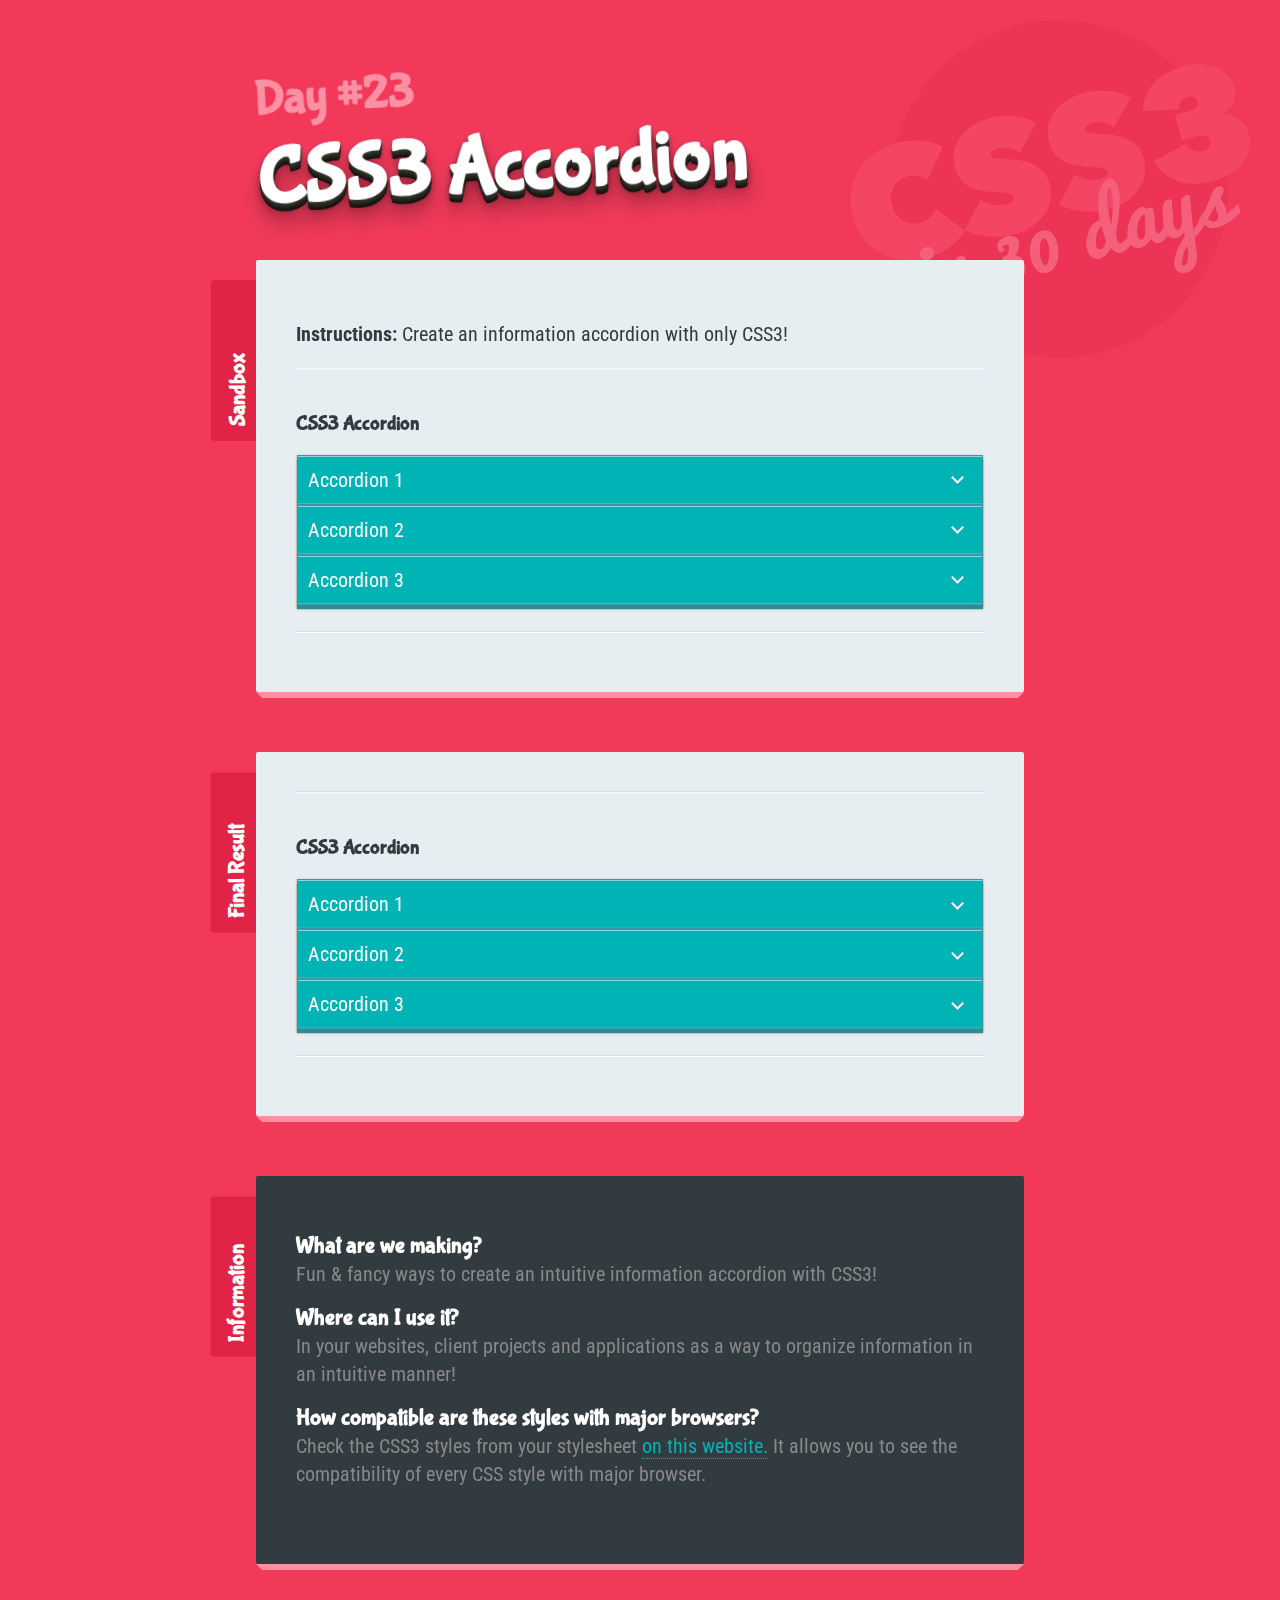
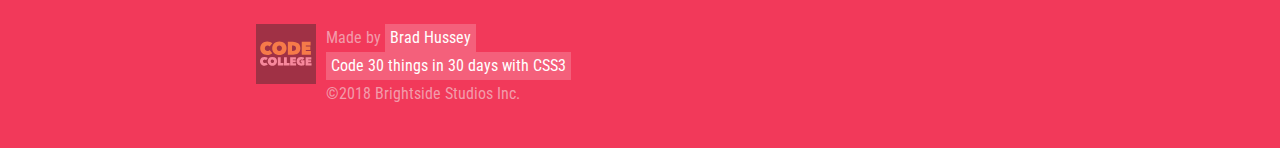
<file: 23 - CSS3 Accordion/index.html>
<!--
  Message from Brad:
  Thanks for watching CSS3 in 30 Days! You're awesome.
  Want more fun design & coding courses? Check out my website.

  https://codecollege.ca
  (it's free to start)
-->

<!DOCTYPE html>
<html>
  <head>
    <meta charset="utf-8">
    <title>CSS3 Accordion | Code 30 Things in 30 Days with CSS3</title>

    <!-- NORMALIZE CSS -->
    <link rel="stylesheet" href="../_theme-styles/normalize.css">

    <!-- PROJECT THEME CSS -->
    <link rel="stylesheet" href="../_theme-styles/theme.css">

    <!-- FINAL PROJECT CSS (use for reference) -->
    <link rel="stylesheet" href="final.css">

    <!-- SANDBOX CSS (this is your file!) -->
    <link rel="stylesheet" href="sandbox.css">

<link href="https://fonts.googleapis.com/css?family=Bubblegum+Sans|Nova+Mono|Roboto+Condensed" rel="stylesheet">
  </head>
  <body>
    <h1><small>Day #23</small> CSS3 Accordion</h1>



    <div class="sandbox">
      <h2>Sandbox <small>This is where you play</small></h2>
      <div class="content">

        <p><strong>Instructions:</strong> Create an information accordion with only CSS3!</p>

        <section>

          <h4>CSS3 Accordion</h4>

          <div class="accordion">
            <div class="accordion__item">
              <a href="#tab1" class="accordion__trigger accordion__title">Accordion 1</a>
              <div id="tab1" class="accordion__content"><p>Lorem ipsum dolor sit amet, consectetur adipisicing elit. Dolor laborum, rerum quasi rem placeat quo ratione qui, optio id eaque laudantium reprehenderit aliquam vel cum necessitatibus ut doloremque ullam natus.</p></div>
            </div>
            <div class="accordion__item">
              <a href="#tab2" class="accordion__trigger accordion__title">Accordion 2</a>
              <div id="tab2" class="accordion__content"><p>Lorem ipsum dolor sit amet, consectetur adipisicing elit. Dolor laborum, rerum quasi rem placeat quo ratione qui, optio id eaque laudantium reprehenderit aliquam vel cum necessitatibus ut doloremque ullam natus.</p></div>
            </div>
            <div class="accordion__item">
              <a href="#tab3" class="accordion__trigger accordion__title">Accordion 3</a>
              <div id="tab3" class="accordion__content"><p>Lorem ipsum dolor sit amet, consectetur adipisicing elit. Dolor laborum, rerum quasi rem placeat quo ratione qui, optio id eaque laudantium reprehenderit aliquam vel cum necessitatibus ut doloremque ullam natus.</p></div>
            </div>
          </div>

        </section>

      </div>
    </div>

    <div class="final-result">
        <h2>Final Result <small>Use this for reference!</small></h2>
        <div class="content">

          <section>

            <h4>CSS3 Accordion</h4>

            <div class="final__accordion">
              <div class="accordion__item">
                <a href="#final__tab1" class="accordion__trigger accordion__title">Accordion 1</a>
                <div id="final__tab1" class="accordion__content"><p>Lorem ipsum dolor sit amet, consectetur adipisicing elit. Dolor laborum, rerum quasi rem placeat quo ratione qui, optio id eaque laudantium reprehenderit aliquam vel cum necessitatibus ut doloremque ullam natus.</p></div>
              </div>
              <div class="accordion__item">
                <a href="#final__tab2" class="accordion__trigger accordion__title">Accordion 2</a>
                <div id="final__tab2" class="accordion__content"><p>Lorem ipsum dolor sit amet, consectetur adipisicing elit. Dolor laborum, rerum quasi rem placeat quo ratione qui, optio id eaque laudantium reprehenderit aliquam vel cum necessitatibus ut doloremque ullam natus.</p></div>
              </div>
              <div class="accordion__item">
                <a href="#final__tab3" class="accordion__trigger accordion__title">Accordion 3</a>
                <div id="final__tab3" class="accordion__content"><p>Lorem ipsum dolor sit amet, consectetur adipisicing elit. Dolor laborum, rerum quasi rem placeat quo ratione qui, optio id eaque laudantium reprehenderit aliquam vel cum necessitatibus ut doloremque ullam natus.</p></div>
              </div>
            </div>

          </section>

        </div>
    </div>

    <div class="info">
      <h2>Information <small>About this lesson</small></h2>
      <h3>What are we making?</h3>
      <p>Fun &amp; fancy ways to create an intuitive information accordion with CSS3!</p>

      <h3>Where can I use it?</h3>
      <p>In your websites, client projects and applications as a way to organize information in an intuitive manner!</p>

      <h3>How compatible are these styles with major browsers?</h3>
      <p>Check the CSS3 styles from your stylesheet <a href="http://caniuse.com/">on this website.</a> It allows you to see the compatibility of every CSS style with major browser.</p>

    </div>

    <footer>
      <div class="logo">
        <a href="http://codecollege.ca/" id="logo">

          <img src="../_theme-styles/img/bggray.svg" width="60px" id="logo_bg-gray">
          <img src="../_theme-styles/img/bgyellow.svg" width="60px" id="logo_bg-yellow">
          <img src="../_theme-styles/img/codecollegelogo.svg" width="60px" id="logo_codecollege">

          <!-- <img src="../_theme-styles/img/codecollegelogo.png" alt="Learn to Code at CodeCollege.ca" height="60px"> -->

        </a>
      </div>
      <div class="made-by">
        Made by <a href="http://bradhussey.ca/">Brad Hussey</a>
      </div>
      <div class="course">
        <a href="http://codecollege.ca/">Code 30 things in 30 days with CSS3</a>
      </div>
      <div class="copyright">
        &copy;2018 Brightside Studios Inc.
      </div>
    </footer>
  </body>
</html>
</file>
<file: _theme-styles/theme.css>
/* ========================================
   THEME.CSS
   These are the styles for the theme of
   the lesson.

   Course:  CSS3 in 30 Days
   Author:  Brad Hussey
   Website: codecollege.ca
   ====================================== */

body {
  font-family: 'Roboto Condensed', "Helvetica Neue", Helvetica, Arial, sans-serif;

  /* DARK PINK */
  background: #f2395a;

  /*TEAL*/
  /*background: #00B3B4;*/

  font-size: 20px;
  line-height: 28px;
  color: #323b40;
  margin: 40px 0;
}

  body::before {
    position: fixed;
    content: "";
    height: 400px;
    width: 400px;
    top: 20px;
    right: 30px;
    background: url('../_theme-styles/img/CSS30_Logo.png') no-repeat;
    background-size: 100%;
    opacity: .2;
  }


h1,h2,h3,h4,h5,h6 {
  font-family: 'Bubblegum Sans', cursive;
}

  h1 {
    width: 60%;
    max-width: 960px;
    margin: 0 auto 60px;
    transform: rotate(-3deg);
    color: white;
    text-align: left;
    font-size: 5rem;
    line-height: 5rem;
    text-shadow:  0 1px 0 hsl(52,7%,20%),
                  0 2px 0 hsl(52,7%,18%),
                  0 3px 0 hsl(52,7%,16%),
                  0 4px 0 hsl(52,7%,14%),
                  0 5px 0 hsl(52,7%,12%),
                  0 6px 0 hsl(52,7%,10%),
                  0 7px 0 hsl(52,7%,8%),
                  0 8px 0 hsl(52,7%,6%),

                  0 0 5px rgba(0,0,0,.05),
                  0 1px 3px rgba(0,0,0,.2),
                  0 3px 5px rgba(0,0,0,.2),
                  0 5px 10px rgba(0,0,0,.2),
                  0 10px 10px rgba(0,0,0,.2),
                  0 20px 20px rgba(0,0,0,.3);
  }

    h1 small {
      font-size: 3rem;
      display: block;
      color: #fa90a3;
      text-shadow: none;
    }


  h2 {
    color: white;
  }

    h2 small {
      font-weight: normal;
      font-size: 1rem;
      display: block;
      color: #323b40;
    }

  h3 small {
    font-weight: normal;
    font-family: 'Roboto Condensed', "Helvetica Neue", Helvetica, Arial, sans-serif;
    color: #888;
    display: block;
  }

  h4 {
    margin: 1rem 0
  }


a:link, a:visited {
  color: #00B3B4;
  text-decoration: none;
  border-bottom: dotted 1px #00B3B4;
}
  a:hover {
    background: #00B3B4;
    color: white;
    text-decoration: none;
  }


button {
  font-size: 1rem;
}


code {
  background: #fd6000;
  color: white;
  padding: 4px 6px;
  font-family: 'Nova Mono', monospace;
  font-size: 1rem;
  border-radius: 2px;
  box-shadow: inset 0 1px 2px #5e2400;
  display: inline-block;
}


section {
  position: relative;
  border-top: solid 1px #f9f9f9;
  border-bottom: solid 1px #ddd;
  padding: 25px 0;
}

  section:first-child::before {
    position: absolute;
    content: "";
    width: 100%;
    height: 1px;
    border-top: solid 1px #ddd;
    top: -2px;
    left: 0;
  }

  section:last-child::after {
    position: absolute;
    content: "";
    width: 100%;
    border-top: solid 1px white;
    bottom: -2px;
    left: 0;
  }

  section footer {
    margin: inherit;
    width: inherit;
    color: inherit;
    font-size: inherit;
  }

  section header,
  section article,
  section nav,
  section aside,
  section footer,
  section .logo,
  section .articles {
    background: rgba(140, 204, 231, 0.2);
    border: solid 1px rgba(140, 204, 231, 0.3);
    padding: 2%;
    margin: 0 0 2%;
    font-size: 1rem;
    box-sizing: border-box;
  }

  section ul {
    list-style: none;
    margin: 0;
    padding: 0;
  }

    section ul li {
      display: inline-block;
      margin: 0 2% 0 0;
    }


.course-files {
  text-align: center;
}


a.button-theme {
  color: white;
  font-weight: bold;
  text-transform: uppercase;
}


.button-theme {
  position: relative;
	display: inline-block;
	padding: 10px 30px;
	text-align: center;
	color: white;

	text-shadow:-1px -1px 0 #2C7982;
	background: #00B3B4;
	border:1px solid #379AA4;

	-webkit-border-radius:4px;
	-moz-border-radius:4px;
	border-radius:4px;

	-webkit-box-shadow:0 1px 0 rgba(255, 255, 255, .5) inset, 0 -1px 0 rgba(255, 255, 255, .1) inset, 0 4px 0 #338A94, 0 4px 2px rgba(0, 0, 0, .5);
	-moz-box-shadow:0 1px 0 rgba(255, 255, 255, .5) inset, 0 -1px 0 rgba(255, 255, 255, .1) inset, 0 4px 0 #338A94, 0 4px 2px rgba(0, 0, 0, .5);
	box-shadow:0 1px 0 rgba(255, 255, 255, .5) inset, 0 -1px 0 rgba(255, 255, 255, .1) inset, 0 4px 0 #338A94, 0 4px 2px rgba(0, 0, 0, .5);
}

  .button-theme::before {
  	background:#fa90a3;
  	background-image: -webkit-gradient(linear, 0% 0%, 0% 100%, from(#ef758b), to(#fa90a3));

  	-webkit-border-radius: 4px;
  	-moz-border-radius: 4px;
  	border-radius: 4px;

  	-webkit-box-shadow: 0 1px 2px rgba(0, 0, 0, .3) inset, 0 1px 0 rgba(255, 255, 255, .5);
  	-moz-box-shadow: 0 1px 2px rgba(0, 0, 0, .3) inset, 0 1px 0 rgba(255, 255, 255, .5);
  	box-shadow: 0 1px 2px rgba(0, 0, 0, .3) inset, 0 1px 0 rgba(255, 255, 255, .5);

  	position: absolute;
  	content: "";
  	left: -15px;
    right: -15px;
  	top: -14px;
    bottom: -17px;
  	z-index: -1;
  }

  .button-theme:active {
    -webkit-box-shadow:0 1px 0 rgba(255, 255, 255, .5) inset, 0 -1px 0 rgba(255, 255, 255, .1) inset, 0 2px 0 #338A94, 0 2px 2px rgba(0, 0, 0, .5);
  	-moz-box-shadow:0 1px 0 rgba(255, 255, 255, .5) inset, 0 -1px 0 rgba(255, 255, 255, .1) inset, 0 2px 0 #338A94, 0 2px 2px rgba(0, 0, 0, .5);
  	box-shadow:0 1px 0 rgba(255, 255, 255, .5) inset, 0 -1px 0 rgba(255, 255, 255, .1) inset, 0 2px 0 #338A94, 0 2px 2px rgba(0, 0, 0, .5);
  	top: 4px;
  }

  .button-theme:active::before{
  	top: -18px;
  	bottom: -13px;
  }

  .button-theme:hover {
  	background: #0bbfc0;
  }

  .button-theme small {
    display: block;
    color: #007a7b;
    text-shadow: none;
  }


.sandbox,
.final-result,
.info {
  position: relative;
  background: #e7eef1;
  width: 60%;
  max-width: 960px;
  margin: 60px auto;
  padding: 40px 40px 60px;
  box-sizing: border-box;
  border-radius: 2px;
  box-shadow: 0 12px 0 -6px #fa90a3;
}

  .sandbox::before,
  .final-result::before,
  .info::before {
    position: absolute;
    display: block;
    content: "";
    border: solid 6px transparent;
    border-right: solid 6px #fa90a3;
    border-top-width: 0px;
    background: none;
    bottom: -6px;
    left: -6px;
  }

  .sandbox::after,
  .final-result::after,
  .info::after {
    position: absolute;
    display: block;
    content: "";
    border: solid 6px transparent;
    border-top: solid 6px #fa90a3;
    border-bottom-width: 0px;
    background: none;
    right: 0;
    bottom: -6px;
  }


  .sandbox h2,
  .final-result h2,
  .info h2 {
    font-size: 1.4rem;
    display: inline-block;
    transform: rotate(-90deg);
    transition: all ease-in-out .1s;
    position: absolute;
    top: 60px;
    left: -85px;
    background: #e12345;
    margin: 0;
    line-height: 1.6rem;
    padding: 15px;
    z-index: -2;
    border-radius: 4px;
    min-width: 130px;
  }

  .sandbox:hover h2,
  .final-result:hover h2,
  .info:hover h2 {
    left: -110px;
  }

  .sandbox .button-theme,
  .final-result .button-theme {
    display: block;
    width: 80%;
    margin: 0 auto;
  }


.info {
  background: #323b40;
  color: white;
}

  .info h3 {
    margin: 1rem 0 0;
  }
  .info p {
    margin: 0 0 1rem;
    color: #888;
  }


.sticky-footer-lesson footer {
  position: relative;
  background: #e7eef1;
  padding: 40px 40px 60px;
  box-sizing: border-box;
  border-radius: 2px;
  color: #333;
}

  .sticky-footer-lesson footer a:link {
    color: #e12345;
  }

footer {
  width: 60%;
  max-width: 960px;
  margin: 0 auto;
  font-size: 1rem;
  color: #f29baa;
}

  footer a:link,
  footer a:visited {
    position: relative;
    display: inline-block;
    background: rgba(255,255,255, 0.2);
    padding: 0 5px;
    border: none;
    text-decoration: none;
    color: white;
  }
    footer a:hover {
      background: rgba(255,255,255, 0.4);
      box-shadow: -3px 3px 0 #eb2447;
      transform: rotate(-1deg);
    }

  footer .made-by, footer .course, footer .copyright {
    padding-left: 70px;
    transition: all ease 1000ms;
  }

  footer #logo {
    position: relative;
    z-index: 9;
    opacity: .4;
    float: left;
    margin-right: 15px;
    padding: 0;
    background: none;
    flex-direction: row;
    box-shadow: none;
    transition: all ease 1000ms;
  }

    footer #logo img {
      position: absolute;
      transform-style: preserve-3d;
      transition: all ease 1000ms;
    }

    footer:hover #logo_codecollege {
      width: 100px;
    }

    footer:hover #logo_bg-yellow {
      width: 80px;
      transform: translateX(-10px) translateY(10px) translateZ(-10px);
    }

    footer:hover #logo_bg-gray {
      transform: translateX(-20px) translateY(20px) translateZ(-20px);
    }

    footer:hover #logo {
      opacity: 1;
      transform: perspective(400px) rotateX(40deg) rotateY(20deg) rotateZ(-25deg) translateX(0) translateY(0px) translateZ(0);
    }

    footer:hover .made-by, footer:hover .course, footer:hover .copyright {
      padding-left: 140px;
    }
</file>
<file: 1 - Fancy Buttons/final.css>
/* ==========================================
   FINAL.CSS
   These are the final styles for the project.

   Course:  CSS3 in 30 Days
   Author:  Brad Hussey
   Website: codecollege.ca
   ========================================== */

button {
  position: relative;
  cursor: pointer;
  font-weight: bold;
  margin: 0 15px 0 0;
}


/* =====================
   FACEBOOK STYLE BUTTON
   ===================== */

.final__facebook-style-btn {
  border-radius: 2px;
  cursor: pointer;
  font-size: 0.9rem;
  padding: 6px 12px;
}

.final__facebook-style-dark {
  -moz-box-shadow:    inset 0px 1px 0px 0px #4d73bf;
  -webkit-box-shadow: inset 0px 1px 0px 0px #4d73bf;
  box-shadow:         inset 0px 1px 0px 0px #4d73bf;
  background: #4267b2;
  border: 1px solid #4267b2;
  color: #fff;
  text-shadow: 0 1px 0px #3359a5;
}

  .final__facebook-style-dark:hover {
    background: #2b54a7;
  }

  .final__facebook-style-dark:active {
    background: #1d4698;
    border-color: #1d4698;
  }


.final__facebook-style-light {
  background: #f6f7f9;
  border: 1px solid #ced0d4;
  border-radius: 2px;
  color: #4b4f56;
  cursor: pointer;
  font-size: 0.9rem;
  padding: 6px 12px;
}

  .final__facebook-style-light:hover {
    background: #e9ebee;
  }

  .final__facebook-style-light:active {
    background: #d8dade;
    border-color: #d8dade;
  }


/* =====================
   3D BUTTON 1
   ===================== */

.final__btn-3d-1 {
  position: relative;
  background: orangered;
  border: none;
  color: white;
  padding: 15px 24px;
  font-size: 1.4rem;
  box-shadow: -6px 6px 0 hsl(16, 100%, 30%);
  outline: none;
}

  .final__btn-3d-1:hover {
    background: hsl(16, 100%, 45%);
  }

  .final__btn-3d-1:active {
    background: hsl(16, 100%, 40%);
    top: 3px;
    left: -3px;
    box-shadow: -3px 3px 0 hsl(16, 100%, 30%);
  }

  .final__btn-3d-1::before {
    position: absolute;
    display: block;
    content: "";
    height: 0;
    width: 0;
    /* border width needs to be size of the element's box shadow */
    border: solid 6px transparent;

    /* border width needs to be size of the element's box shadow */
    border-right: solid 6px hsl(16, 100%, 30%);

    /* no width for left, makes measurements easier */
    border-left-width: 0px;

    background: none;
    top: 0px;

    /* needs to be the same size as border width */
    left: -6px;
  }

  .final__btn-3d-1::after {
    position: absolute;
    display: block;
    content: "";
    height: 0;
    width: 0;
    border: solid 6px transparent;
    border-top: solid 6px hsl(16, 100%, 30%);
    border-bottom-width: 0px;
    background: none;
    right: 0;
    bottom: -6px;
  }

    .final__btn-3d-1:active::before {
      border: solid 3px transparent;
      border-right: solid 3px hsl(16, 100%, 30%);
      border-left-width: 0px;
      left: -3px;
    }

    .final__btn-3d-1:active::after {
      border: solid 3px transparent;
      border-top: solid 3px hsl(16, 100%, 30%);
      border-bottom-width: 0px;
      bottom: -3px;
    }


/* =====================
   3D BUTTON 2
   ===================== */

.final__btn-3d-2 {
  position: relative;

  background: #ecd300; /* For browsers that do not support gradients */
  background: -webkit-radial-gradient(hsl(54, 100%, 50%), hsl(54, 100%, 40%)); /* Safari 5.1 to 6.0 */
  background: -o-radial-gradient(hsl(54, 100%, 50%), hsl(54, 100%, 40%)); /* For Opera 11.6 to 12.0 */
  background: -moz-radial-gradient(hsl(54, 100%, 50%), hsl(54, 100%, 40%)); /* For Firefox 3.6 to 15 */
  background: radial-gradient(hsl(54, 100%, 50%), hsl(54, 100%, 40%)); /* Standard syntax */

  font-size: 1.4rem;
  text-shadow: 0 -1px 0 #c3af07;
  color: white;
  border: solid 1px hsl(54, 100%, 20%);
  border-radius: 100%;
  height: 120px;
  width: 120px;
  z-index: 4;

  outline: none;

  box-shadow: inset 0 1px 0 hsl(54, 100%, 50%),
              0 2px 0 hsl(54, 100%, 20%),
              0 3px 0 hsl(54, 100%, 18%),
              0 4px 0 hsl(54, 100%, 16%),
              0 5px 0 hsl(54, 100%, 14%),
              0 6px 0 hsl(54, 100%, 12%),
              0 7px 0 hsl(54, 100%, 10%),
              0 8px 0 hsl(54, 100%, 8%),
              0 9px 0 hsl(54, 100%, 6%);
}

  .final__btn-3d-2:hover {
    background: #ecd300; /* For browsers that do not support gradients */
    background: -webkit-radial-gradient(hsl(54, 100%, 45%), hsl(54, 100%, 35%)); /* Safari 5.1 to 6.0 */
    background: -o-radial-gradient(hsl(54, 100%, 45%), hsl(54, 100%, 35%)); /* For Opera 11.6 to 12.0 */
    background: -moz-radial-gradient(hsl(54, 100%, 45%), hsl(54, 100%, 35%)); /* For Firefox 3.6 to 15 */
    background: radial-gradient(hsl(54, 100%, 45%), hsl(54, 100%, 35%)); /* Standard syntax */
  }

  .final__btn-3d-2:active {
    background: #ecd300; /* For browsers that do not support gradients */
    background: -webkit-radial-gradient(hsl(54, 100%, 43%), hsl(54, 100%, 33%)); /* Safari 5.1 to 6.0 */
    background: -o-radial-gradient(hsl(54, 100%, 43%), hsl(54, 100%, 33%)); /* For Opera 11.6 to 12.0 */
    background: -moz-radial-gradient(hsl(54, 100%, 43%), hsl(54, 100%, 33%)); /* For Firefox 3.6 to 15 */
    background: radial-gradient(hsl(54, 100%, 43%), hsl(54, 100%, 33%)); /* Standard syntax */

    top: 2px;

    box-shadow: inset 0 1px 0 hsl(54, 100%, 50%),
                0 2px 0 hsl(54, 100%, 20%),
                0 3px 0 hsl(54, 100%, 18%),
                0 4px 0 hsl(54, 100%, 16%),
                0 5px 0 hsl(54, 100%, 14%),
                0 6px 0 hsl(54, 100%, 12%),
                0 7px 0 hsl(54, 100%, 10%);
  }


/* =========================
   GRADIENT BORDERED BUTTONS
   ========================= */

   .final__gradient-button-1 {
     position: relative;
     z-index: 1;
     display: inline-block;
     padding: 20px 40px;
     font-size: 1.4rem;
     box-sizing: border-box;
     -webkit-box-sizing: border-box;
     background-color: #e7eef1;
     border: 10px solid transparent;
     border-image: linear-gradient(to top right, orangered, yellow);
     border-image-slice: 1;
     color: orangered;
     outline: none;
     -webkit-transition: all 0.3s ease;
     transition: all 0.3s ease;
   }
   .final__gradient-button-1:hover {
     background-size: 100%;
     background-image: linear-gradient(to top right, orangered, yellow);
     color: white;
   }


   .final__gradient-button-2 {
     position: relative;
     z-index: 1;
     display: inline-block;
     padding: 20px 40px;
     font-size: 1.4rem;
     box-sizing: border-box;
     -webkit-box-sizing: border-box;
     background-color: #e7eef1;
     border: 4px solid transparent;
     border-image: linear-gradient(to right, orangered, transparent);
     border-image-slice: 1;
     color: orangered;
     outline: none;
     -webkit-transition: all 0.3s ease;
     transition: all 0.3s ease;
   }
   .final__gradient-button-2:hover {
     background-size: 100%;
     background-image: linear-gradient(to right, orangered, transparent);
     border-right-style: none;
     color: white;
   }



/* =========================
   ANIMATED BUTTONS
   ========================= */

   .final__animated-button-1 {
     position: relative;
     display: inline-block;
     padding: 20px 40px;
     font-size: 1.4rem;
     background-color: #00b3b4;

     background-image: url(pattern.png);
     background-size: 40px 40px;
     border: 1px solid #555;
     color: white;
     transition: all 0.3s ease;
   }
   .final__animated-button-1:hover {
     -webkit-animation: loading-button-animation 2s linear infinite;
             animation: loading-button-animation 2s linear infinite;
   }


   .final__animated-button-2 {
     position: relative;
     display: inline-block;
     padding: 20px 40px;
     font-size: 1.4rem;
     background-color: #00b3b4;
     background-size: 20px 20px;
     border: 1px solid #555;
     color: white;
     transition: all 0.3s ease;
   }
   .final__animated-button-2:after {
     position: absolute;
     top: 50%;
     right: 0.6em;
     -webkit-transform: translate(0, -50%);
             transform: translate(0, -50%);
     content: "»";
     opacity: 0;
     transition: all 0.3s ease;
   }
   .final__animated-button-2:hover {
     padding: 20px 60px 20px 20px;
   }
   .final__animated-button-2:hover:after {
     right: 1.2em;
     opacity: 1;
   }

   @-webkit-keyframes loading-button-animation {
     from {
       background-position: 0 0;
     }
     to {
       background-position: 40px 0;
     }
   }

   @keyframes loading-button-animation {
     from {
       background-position: 0 0;
     }
     to {
       background-position: 40px 0;
     }
   }



/* =========================
   TOGGLE SWITCH UI BUTTONS
   ========================= */

   .final__toggle-1 {
     font-family: Helvetica, Arial, sans-serif;
     display: inline-block;
     vertical-align: top;
     margin: 0 15px 0 0;
   }
   .final__toggle-1__input {
     display: none;
   }
   .final__toggle-1__button {
     position: relative;
     display: inline-block;
     font-size: 14px;
     line-height: 20px;
     text-transform: uppercase;
     background-color: #f2395a;
     border:1px solid #f2395a;
     color: #ffffff;
     width: 80px;
     height: 30px;
     transition: all 0.3s ease;
     cursor: pointer;
   }
   .final__toggle-1__button:before {
     position: absolute;
     top: 6px;
     left: 40px;
     right: auto;
     display: inline-block;
     height: 20px;
     padding: 0 3px;
     background-color: #ffffff;
     color: #f2395a;
     content: "off";
     transition: all 0.3s ease;
   }
   .final__toggle-1__input:checked + .final__toggle-1__button {
     background-color: #00b3b4;
     border:1px solid #00b3b4;
   }
   .final__toggle-1__input:checked + .final__toggle-1__button:before {
     left: 5px;
     content: "on";
     color: #00b3b4;
   }


   .final__toggle-2 {
     font-family: Helvetica, Arial, sans-serif;
     font-size: 1rem;
     display: inline-block;
     vertical-align: top;
     margin: 0 15px 0 0;
   }
   .final__toggle-2__input {
     display: none;
   }
   .final__toggle-2__button {
     position: relative;
     display: inline-block;
     line-height: 20px;
     text-transform: uppercase;
     background-color: #ffffff;
     color: #aaaaaa;
     border: 1px solid #cccccc;
     padding: 5px 10px 5px 30px;
     transition: all 0.3s ease;
     cursor: pointer;
   }
   .final__toggle-2__button:before {
     position: absolute;
     top: 10px;
     left: 10px;
     right: auto;
     display: inline-block;
     width: 10px;
     height: 10px;
     background-color: #cccccc;
     content: "";
     transition: all 0.3s ease;
   }
   .final__toggle-2__input:checked + .final__toggle-2__button {
     background-color: #00b3b4;
     border-color: #00b3b4;
     color: #ffffff;
   }
   .final__toggle-2__input:checked + .final__toggle-2__button:before {
     background-color: #ffffff;
   }
</file>
<file: 1 - Fancy Buttons/sandbox.css>
.facebook-style-btn {
  border-radius: 2px;
  font-size: 0.9rem;
  padding: 6px 12px;
}

.facebook-style-dark {
  box-shadow: inset 0 1px 0 0 #4d73bf;
  background: hsl(219,46%,48%);
  border: solid 1px #4268b3;
  color: white;
  text-shadow: 0 1px 0 #345ba8;
}

  .facebook-style-dark:hover {
    background: hsl(219,46%,44%);
  }

  .facebook-style-dark:active {
    background: hsl(219,46%,40%);
    border-color: hsl(219,46%,40%);
  }

.facebook-style-light {
  background: #f6f7f9;
  border: solid 1px #cdcfd4;
  color: #4a4e55;
}

  .facebook-style-light:hover {
    background: #e9ecf2;
  }

  .facebook-style-light:active {
    background: #dadce2;
    border-color: #dadce2;
  }

.btn-3d-1 {
  position: relative;
  background: hsl(0,100%,50%);
  font-size: 1.4rem;
  padding: 14px 24px;
  color:white;
  outline: none;
  box-shadow: -6px 6px 0 hsl(0,100%,30%);
  border: none;
  text-shadow: 0 1px 0 hsl(0,100%,20%);
}

  .btn-3d-1:hover {
    background: hsl(0,100%,45%);
  }

  .btn-3d-1:active {
    background: hsl(0,100%,40%);
    top: 3px;
    left: -3px;
    box-shadow: -3px 3px 0 hsl(0,100%,30%);
  }

  .btn-3d-1::before {
    position: absolute;
    display: block;
    content: "";
    width: 0;
    height: 0;
    border: solid 6px transparent;
    border-right: solid 6px hsl(0,100%,30%);
    border-left-width: 0px;
    top: 0;
    left: -6px;
  }

  .btn-3d-1::after {
    position: absolute;
    display: block;
    content: "";
    width: 0;
    height: 0;
    border: solid 6px transparent;
    border-top: solid 6px hsl(0,100%,30%);
    border-bottom-width: 0px;
    bottom: -6px;
    right: 0;
  }

  .btn-3d-1:active::before {
    left: -3px;
    border: solid 3px transparent;
    border-right: solid 3px hsl(0,100%,30%);
    border-left-width: 0;
  }

  .btn-3d-1:active::after {
    bottom: -3px;
    border: solid 3px transparent;
    border-top: solid 3px hsl(0,100%,30%);
    border-bottom-width: 0;
  }

.btn-3d-2 {
  position: relative;
  outline: none;
  font-size: 1.7rem;
  border-radius: 100%;
  height: 120px;
  width: 120px;
  color: white;
  border: solid 1px hsl(54,87%,29%);
  background: radial-gradient(hsl(41,86%,43%), hsl(55,86%,43%));
  text-shadow: 0 -1px 0 hsl(0,0%,40%);
  box-shadow: 0 2px 0 hsl(54,87%,27%),
              0 3px 0 hsl(54,87%,25%),
              0 4px 0 hsl(54,87%,23%),
              0 5px 0 hsl(54,87%,21%),
              0 6px 0 hsl(54,87%,19%);
}

  .btn-3d-2:hover {
    background: radial-gradient(hsl(41,86%,40%), hsl(55,86%,40%));
  }

  .btn-3d-2:active {
    bottom: -2px;
    box-shadow: 0 2px 0 hsl(54,87%,23%),
                0 3px 0 hsl(54,87%,21%),
                0 4px 0 hsl(54,87%,19%);
  }

.gradient-button-1 {
  font-size: 1.2rem;
  padding: 10px 10px;
  background: white;
  border: solid 7px;
  border-image: linear-gradient(to top right, #f00, #ff8500);
  border-image-slice: 1;
  transition: all 0.1s ease;
  position: relative;
  display: inline-block;
}

.gradient-button-1:hover {
  background: linear-gradient(to top right, #f00, #ff8500);
  color: white;
  background-size: 105%;
  background-position: top;
}

.gradient-button-2 {
  position: relative;
  font-size: 1.2rem;
  padding: 10px 10px;
  border: solid 5px;
  border-image: linear-gradient(to right, orangered, transparent);
  border-image-slice: 1;
  background: transparent;
}

.gradient-button-2:hover {
  background-image: linear-gradient(to right, orangered, transparent);
  background-size: 105%;
  background-position: right;
  border-right: none;
}

.animated-button-1 {
  color: white;
  padding: 10px 10px;
  background-color: #00b3b4;
  background-image: url("pattern.png");
  border: none;
}

.animated-button-1:hover {
  animation: animated-button 2s linear infinite;
}

  @keyframes animated-button {
    from {
      background-position: 0 0;
    }
    to {
      background-position: 40px 0;
    }
  }

.animated-button-2 {
  color: white;
  background-color: #066b6b;
  padding: 15px 15px;
  border: none;
  position: relative;
  transition: all 0.3s ease;
}

  .animated-button-2::before {
    content: ">";
    position: absolute;
    right: 3px;
    top: 15px;
    opacity: 0;
    transition: all 0.3s ease;
  }

  .animated-button-2:hover {
    padding: 15px 22px 15px 8px;
  }

  .animated-button-2:hover::before {
    opacity: 1;
    right: 5px;
  }
</file>
<file: 10 - Pricing Table/final.css>
/* ==========================================
   FINAL.CSS
   These are the final styles for the project.

   Course:  CSS3 in 30 Days
   Author:  Brad Hussey
   Website: codecollege.ca
   ========================================== */


   .final__pricing-table {
     margin: 60px auto;
   }
   .final__pricing-table:after {
     display: table;
     content: "";
     clear: both;
   }
   .final__pricing-table > div {
     display: block;
     float: left;
     width: 48%;
     min-height: 1px;
     background-color: #ffffff;
     color: #555555;
   }
   .final__pricing-table > div:not(:last-child) {
     margin-right: 2%;
   }
   .final__pricing-block {
     text-align: center;
     border-radius: 5px;
     overflow: hidden;
   }
   .final__pricing-header {
     height: auto;
     padding: 30px 20px 40px;
     text-transform: uppercase;
   }
   .final__pricing-header .final__pricing-heading {
     font-size: 1.4rem;
     font-weight: 700;
   }
   .final__pricing-price {
     color: #777777;
   }
   .final__pricing-price > span {
     display: inline-block;
   }
   .final__pricing-price__currency {
     margin-top: 10px;
     vertical-align: top;
     font-size: 2rem;
     font-weight: 700;
     line-height: 1;
     opacity: 0.6;
   }
   .final__pricing-price__value {
     font-size: 5rem;
     font-weight: 300;
     line-height: 1;
   }
   .final__pricing-price__duration {
     margin-top: 10px;
     vertical-align: top;
     font-size: 1.4rem;
     line-height: 1;
     opacity: 0.6;
   }
   .final__pricing-body ul {
     list-style: none;
     margin: 0;
     padding: 0;
   }
   .final__pricing-body ul li {
     display: block;
     padding: 10px 20px;
     margin:0;
   }
   .final__pricing-body ul li:nth-child(2n) {
     background-color: #ffffff;
   }
   .final__pricing-body ul li:nth-child(2n+1) {
     background-color: #f8f8f8;
   }
   .final__pricing-footer {
     padding: 40px 0 0;
   }
   .final__pricing-button,
   .final__pricing-button:link,
   .final__pricing-button:visited {
     display: block;
     padding: 20px;
     text-decoration: none;
     text-transform: uppercase;
     background-color: #333333;
     color: #ffffff;
     border-bottom: dotted 0 #00B3B4;
   }
   .final__pricing-popular {
     margin-top: -20px;
   }
   .final__pricing-popular .final__pricing-header {
     padding-top: 50px;
   }
   .final__pricing-popular .final__pricing-footer {
     padding-top: 60px;
   }
   .final__pricing-popular .final__pricing-price {
     color: #ff8888;
   }
   .final__pricing-popular .final__pricing-button {
     background-color: #ff8888;
     color:#ffffff;
   }
   .final__pricing-popular .final__pricing-button:hover {
     color: #ff8888;
     background-color:#333333;
   }

   @media screen and (max-width:1023px) {
     .final__pricing-table {
       margin: auto;
     }
     .final__pricing-table > div {
       float: none;
       width: 100%;
     }
     .final__pricing-table > div:not(:last-child) {
       margin-right: 0;
       margin-bottom: 20px;
     }
     .final__pricing-body{
        max-width: 100%;
        overflow: hidden;
        overflow-x: auto;
        white-space: nowrap;
     }
     .final__pricing-body ul li{
       display: inline-block;
       vertical-align: middle;
     }
     .final__pricing-body ul li:not(:first-child){
       margin-left: -5px;
     }
     .final__pricing-body ul li:nth-child(2n) {
       background-color: #e8e8e8;
     }
     .final__pricing-footer {
       padding-top: 0;
     }
     .final__pricing-popular {
       margin-top: 0;
     }
     .final__pricing-popular .final__pricing-header,
     .final__pricing-popular .final__pricing-footer {
       padding-top: 30px;
     }
   }
</file>
<file: 10 - Pricing Table/sandbox.css>
.pricing-table {
  margin: 60px auto;
}

.pricing-table::after {
  display: table;
  content: "";
  clear: both;
}

.pricing-table > div {
  display: block;
  float: left;
  width: 48%;
  min-height: 1px;
  background-color: #fff;
  color: #555;
}

.pricing-table > div:not(:last-child) {
  margin-right: 2%;
}

.pricing-block  {
  text-align: center;
  border-radius: 5px;
  overflow: hidden;
}

.pricing-header {
  margin: auto;
  padding: 30px 20px 40px;
  text-transform: uppercase;
}

.pricing-header .pricing-heading {
  font-size: 1.4rem;
  font-weight: bold;
}

.pricing-price {
  color: #777;
}

.pricing-price__currency {
  vertical-align: top;
  margin-top: 10px;
  font-size: 2rem;
  font-weight: bold;
  line-height: 1;
  opacity: 0.6;
}

.pricing-price__value {
  font-size: 5rem;
  font-weight: 300;
  line-height: 1;
}

.pricing-price__duration {
  vertical-align: top;
  margin-top: 10px;
  font-size: 1.4rem;
  line-height: 1;
  opacity: 0.6;
}

.pricing-price span {
  display: inline-block;
}

.pricing-body ul {
  list-style: none;
  margin: 0;
  padding: 0;
}

.pricing-body ul li {
  display: block;
  padding: 10px 20px;
  margin: 0;
}

.pricing-body ul li:nth-child(2n) {
  background-color: #fff;
}

.pricing-body ul li:nth-child(2n+1) {
  background-color: #f8f8f8;
}

.pricing-footer {
  padding: 40px 0 0;
}

.pricing-button,
.pricing-button:link,
.pricing-button:visited {
  display: block;
  padding: 20px;
  text-decoration: none;
  text-transform: uppercase;
  background-color: #333;
  color: #fff;
  border-bottom: dotted 0 #000;
}

.pricing-popular {
  margin-top: -20px;
}

.pricing-popular .pricing-header {
  padding-top: 50px;
}

.pricing-popular .pricing-footer {
  padding-top: 50px;
}

.pricing-popular .pricing-price {
  color: #f88;
}

.pricing-popular .pricing-button {
  background-color: #f88;
  color: #fff;
}

.pricing-popular .pricing-button:hover {
  background-color: #333;
  color: #f88;
}

@media screen and ( max-width:1200px ) {

  .pricing-table {
    margin: auto;
  }

  .pricing-table > div {
    float: auto;
    width: 100%;
  }

  .pricing-table > div:not(:last-child) {
    margin-right: 0;
    margin-bottom: 20px;
  }

  .pricing-body {
    max-width: 100%;
    overflow: hidden;
    overflow-x: scroll;
    white-space: nowrap;
  }

  .pricing-body ul li {
    display: inline-block;
    vertical-align: middle;
  }

  .pricing-body ul li:not(:first-child) {
    margin-left: -5px;
  }

  .pricing-body ul li:nth-child(2n) {
    background-color: #e8e8e8;
  }

  .pricing-footer {
    padding-top: 0;
  }

  .pricing-popular {
    margin-top: 0;
  }

  .pricing-popular .pricing-header,
  .pricing-popular .pricing-footer {
    padding-top: 30px;
  }
}
</file>
<file: 12 - CSS Variables/final.css>
/* ==========================================
   FINAL.CSS
   These are the final styles for the project.

   Course:  CSS3 in 30 Days
   Author:  Brad Hussey
   Website: codecollege.ca
   ========================================== */


/* =========================
   CSS VARIABLES
   ========================= */

/* CSS variables (or custom properties) must be declared within a CSS selector in order to define it's "scope"

Here, the variables are within the .final-result selector, therefore, it's scope is available across all descendants of that selector. If you wanted a global variable across the entire web page, you could use the "body" or ":root" selector. */
.final-result {
  --primary-color: orangered;
  --secondary-color: hotpink;
  --base-measurement: 20px;
}

/* Access the variable by using the var() function */
.final-result .final__box {
  text-align: center;

  /* This variable is local to the ".final-result .box" selector */
  --text-color: #f3f3f3;
  color: var(--text-color);

  background: var(--primary-color);
  margin:     var(--base-measurement);

  /* You can do math by including the calc() function! */
  height:       calc( var(--base-measurement) * 10 );
  width:        calc( var(--base-measurement) * 10 );
  line-height:  calc( var(--base-measurement) * 10 );
}

.final-result .final__box2 {
  background: var(--secondary-color);
}
</file>
<file: 12 - CSS Variables/sandbox.css>
.sandbox {
  --color: orangered;
  --sec-color: hotpink;
  --size: 20px;
}

.sandbox .box {
--text-color: #f3f3f3;
  text-align: center;
  margin: var(--size);
  color: var(--text-color);
  background: var(--color);
  height: calc(var(--size)*10);
  width: calc(var(--size)*10);
  line-height: calc(var(--size)*10);
  display: block;

}

.sandbox .box2 {
  background: var(--sec-color);
}
</file>
<file: 13 - Sticky Footer/final.css>
/* ==========================================
   FINAL.CSS
   These are the final styles for the project.

   Course:  CSS3 in 30 Days
   Author:  Brad Hussey
   Website: codecollege.ca
   ========================================== */


/* =========================
   STICKY FOOTER
   ========================= */

html, body {
  height: 100%;
  margin: 0;
}

.page-content {
  min-height: 100%;

  /* same measurement as footer */
  margin-bottom: -120px;
}

  .page-content::after {
    content: "";
    display: block;
  }

  footer, .page-content::after {
    height: 120px;
  }
</file>
<file: 13 - Sticky Footer/sandbox.css>
html, body {
  height: 100%;
  margin: 0;
}

.page-content {
  min-height: 100%;
  margin-bottom: -70px;
}

.page-content::after {
  content: "";
  display: block;
}

footer, .page-content::after {
  height: 70px;
}
</file>
<file: 14 - Sticky Header/final.css>
/* ==========================================
   FINAL.CSS
   These are the final styles for the project.

   Course:  CSS3 in 30 Days
   Author:  Brad Hussey
   Website: codecollege.ca
   ========================================== */


/* =========================
   STICKY HEADER
   ========================= */

body.sticky-header-lesson {
  /* same height as sticky header + extra padding */
  margin-top: 200px;
}


.sticky-header {
  background: rgba(242,57,90,0.9);

  /* this "fixes" the element in place, wherever you position it */
  position: fixed;
  top: 0;
  height: 180px;

  /* width needs to be 100% when fixed width */
  width: 100%;

  z-index: 99;
  box-shadow: 0 0 10px rgba(0,0,0,0.2);
}

  .sticky-header h1 {
    font-size: 2.8rem;
    line-height: 3.2rem;
    margin: 0 auto;
  }

    .sticky-header h1 small {
      font-size: 2rem;
    }
</file>
<file: 14 - Sticky Header/sandbox.css>
.sticky-header-lesson {
  margin-top: 200px;
}

.sticky-header {
  background: rgba(242,57,90,0.9);
  position: fixed;
  top: 0;
  height: 180px;
  width: 100%;
  z-index: 99;
  box-shadow: 0 0 10px rgba(0,0,0,0.2);
}

.sticky-header h1 {
  font-size: 2.8rem;
  line-height: 3.2rem;
  margin: 0 auto;
}

.sticky-header h1 small {
  font-size: 2rem;
}
</file>
<file: 15 - Sticky Sidebar/final.css>
/* ==========================================
   FINAL.CSS
   These are the final styles for the project.

   Course:  CSS3 in 30 Days
   Author:  Brad Hussey
   Website: codecollege.ca
   ========================================== */


/* =========================
   STICKY SIDEBAR
   ========================= */

.sticky-sidebar-lesson {
  width: 80px;
  margin: 0 auto;
}

.sticky-sidebar-lesson::after {
  display: table;
  content: "";
  clear: both;
}

.sticky-sidebar-lesson .sandbox {
  width: 60%;
  margin: 0 0 40px;
  float: left;
}

.sticky-sidebar {
  background: #e7eef1;
  padding: 40px 40px 60px;
  box-sizing: border-box;
  border-radius: 2px;
  box-shadow: 0 12px 0 -6px #fa90a3;

  position: fixed;
  right: 5%;
  width: 36%;
  float: right;
}
</file>
<file: 15 - Sticky Sidebar/sandbox.css>
.sticky-sidebar-lesson {
    width: 80%;
    margin: 0 auto;
}

.sticky-sidebar-lesson::after {
    display: table;
    content: "";
    clear: both;
}

.sticky-sidebar-lesson .sandbox {
    margin: 0 0 40px;
    width: 60%;
    float: left;
}

.sticky-sidebar {
    background: #e7eef1;
    padding: 40px 40px 60px;
    box-sizing: border-box;
    box-shadow: 0 12px 0 -6px #fa90a3;
    border-radius: 2px;
    width: 36%;
    right: 5%;
    position: fixed;
    float: right;
}
</file>
<file: 16 - Modal Window/final.css>
/* ==========================================
   FINAL.CSS
   These are the final styles for the project.

   Course:  CSS3 in 30 Days
   Author:  Brad Hussey
   Website: codecollege.ca
   ========================================== */


/* =========================
   CSS MODALS
   ========================= */
    .final__button{
      cursor: pointer;
    }
    .final__overlay {
      position: fixed;
      top: 0;
      left: 0;
      right: 0;
      bottom: 0;
      z-index: 99;
      background-color: #333333;
      pointer-events: none;
      opacity: 0;
      -webkit-transform: scale(0.5);
              transform: scale(0.5);
      -webkit-transition: transform 0.5s ease, opacity 0.5s ease;
      transition: transform 0.5s ease, opacity 0.5s ease;
    }
    input[type="checkbox"]:checked ~ .final__overlay {
      pointer-events: auto;
      opacity: 1;
      -webkit-transform: scale(1);
              transform: scale(1);
    }
    .final__modal {
      position: fixed;
      top: 50%;
      left: 50%;
      z-index: 100;
      -webkit-transform: translate(-50%, -50%) scale(0.5);
              transform: translate(-50%, -50%) scale(0.5);
      width: 100%;
      max-width: 640px;
      pointer-events: none;
      opacity: 0;
      -webkit-transition: transform 0.5s ease, opacity 0.5s ease;
      transition: transform 0.5s ease, opacity 0.5s ease;
      transition-delay: 0.1s;
    }
    input[type="checkbox"]:checked ~ .final__modal {
      pointer-events: auto;
      opacity: 1;
      -webkit-transform: translate(-50%, -50%) scale(1);
              transform: translate(-50%, -50%) scale(1);
    }
    .final__modal__content {
      display: block;
      padding: 30px;
      background-color: #ffffff;
    }
</file>
<file: 16 - Modal Window/sandbox.css>
.button {
    cursor: pointer;
}

.overlay {
    position: fixed;
    top: 0;
    right: 0;
    bottom: 0;
    left: 0;
    z-index: 99;
    opacity: 0;
    pointer-events: none;
    background-color: #333333;
    transition: transform 0.5s ease, opacity 0.5s ease;
    transform: scale(0.5);
}

input[type="checkbox"]:checked ~ .overlay {
    opacity: 1;
    pointer-events: auto;
    transform: scale(1);
}

.modal {
    position: fixed;
    top: 50%;
    left: 50%;
    z-index: 100;
    width: 100%;
    max-width: 640px;
    transform: translate(-50%, -50%) scale(0);
    opacity: 0;
    transition: transform 0.5s ease, opacity 0.5s ease;
    transition-delay: 0.1s;
    pointer-events: none;
}

.modal__content {
  display: block;
  padding: 30px;
  background-color: #fff;
}

input[type="checkbox"]:checked ~ .modal {
  opacity: 1;
  pointer-events: auto;
  transform: translate(-50%, -50%) scale(1);
}
</file>
<file: 18 - Tooltips/final.css>
/* ==========================================
   FINAL.CSS
   These are the final styles for the project.

   Course:  CSS3 in 30 Days
   Author:  Brad Hussey
   Website: codecollege.ca
   ========================================== */


/* =========================
   TOOLTIPS
   ========================= */
   .final__tooltip {
    position: relative;
    height: 60px;
    width: 250px;
    background: #f2395a;
    color: white;
    text-align: center;
    line-height: 60px;
    font-size: 18px;
    margin: 0 auto;
   }
   .final__tooltip:before {
     position: absolute;
     z-index: 2;
     display: none;
     width: 200px;
     max-width: 200px;
     padding: 10px;
     font-size: 0.8em;
     line-height: 1.4;
     border-radius: 5px;
     background-color: rgba(0, 0, 0, 0.8);
     color: white;
     content: attr(title);
   }
   .final__tooltip:after {
     position: absolute;
     z-index: 1;
     display: none;
     width: 0;
     height: 0;
     border: 5px solid transparent;
     content: "";
   }
   .final__tooltip:hover:before,
   .final__tooltip:hover:after {
     display: inline-block;
   }


   .final__tooltip.top:before {
     bottom: calc(100% + 5px);
     left: 50%;

     /* Why use transform vs. position? There's a great article on that here: https://medium.com/@ArthurFinkler/css-animations-translate-vs-absolute-positioning-and-background-position-dd39fbdeade5 */
     transform: translateX(-50%);
   }
   .final__tooltip.top:after {
     bottom: 100%;
     left: 50%;
     transform: translateX(-50%);
     border-bottom-width: 0;
     border-top-color: rgba(0, 0, 0, 0.8);
   }


   .final__tooltip.bottom:before {
     top: calc(100% + 5px);
     left: 50%;
     transform: translateX(-50%);
   }
   .final__tooltip.bottom:after {
     top: 100%;
     left: 50%;
     transform: translateX(-50%);
     border-top-width: 0;
     border-bottom-color: rgba(0, 0, 0, 0.8);
   }


   .final__tooltip.left:before {
     top: 50%;
     right: calc(100% + 5px);
     transform: translateY(-50%);
   }
   .final__tooltip.left:after {
     top: 50%;
     right: 100%;
     transform: translateY(-50%);
     border-right-width: 0;
     border-left-color: rgba(0, 0, 0, 0.8);
   }


   .final__tooltip.right:before {
     top: 50%;
     left: calc(100% + 5px);
     transform: translateY(-50%);
   }
   .final__tooltip.right:after {
     top: 50%;
     left: 100%;
     transform: translateY(-50%);
     border-left-width: 0;
     border-right-color: rgba(0, 0, 0, 0.8);
   }
</file>
<file: 18 - Tooltips/sandbox.css>
.tooltip {
  position: relative;
  background: #f2395a;
  height: 60px;
  width: 250px;
  color: white;
  text-align: center;
  line-height: 60px;
  margin: 0 auto;
  font-size: 18px;
}

.tooltip::before {
  position: absolute;
  display: none;
  content: attr(title);
  font-size: 0.8em;
  line-height: 1.4em;
  text-align: center;
  border-radius: 5px;
  background: rgba(0,0,0,0.8);
  color: white;
  width: 200px;
  max-width: 200px;
  padding: 10px;
  z-index: 2;
}

.tooltip:hover::before,
.tooltip:hover::after {
  display: inline-block;
}

.tooltip::after {
  position: absolute;
  display: none;
  border: 5px solid transparent;
  z-index: 1;
  content: "";
}

.tooltip.top::before {
  bottom: calc(100% + 5px);
  left: 50%;
  transform: translateX(-50%);
}

.tooltip.top::after {
  bottom: calc(100% - 5px);
  left: 50%;
  transform: translateX(-50%);
  border-top-color: rgba(0,0,0,0.8);
}

.tooltip.right::before {
  top: 50%;
  left: calc(100% + 5px);
  transform: translateY(-50%);
}

.tooltip.right::after {
  top: 50%;
  left: calc(100% - 5px);
  border-right-color: rgba(0,0,0,0.8);
  transform: translateY(-50%);
}

.tooltip.bottom::before {
  top: calc(100% + 5px);
  right: 50%;
  transform: translateX(50%);
}

.tooltip.bottom::after {
  top: calc(100% - 5px);
  right: 50%;
  border-bottom-color: rgba(0,0,0,0.8);
}

.tooltip.left::before {
  top: 50%;
  right: calc(100% + 5px);
  transform: translateY(-50%);
}

.tooltip.left::after {
  top: 50%;
  right: calc(100% - 5px);
  border-left-color: rgba(0,0,0,0.8);
  transform: translateY(-50%);
}
</file>
<file: 19 - Animated Progress Bars/final.css>
/* ==========================================
   FINAL.CSS
   These are the final styles for the project.

   Course:  CSS3 in 30 Days
   Author:  Brad Hussey
   Website: codecollege.ca
   ========================================== */


/* =========================
   PROGRESS BARS #1
   ========================= */
   .final__animation-bar-1 {
     position: relative;
     display: block;
     padding: 5px;
     font-size: 16px;
     line-height: 16px;
     border-radius: 30px;
     background: rgba(0, 0, 0, 0.1);
     box-shadow: inset 0 1px 2px rgba(0, 0, 0, 0.25), 0 1px rgba(255, 255, 255, 0.08);
   }
   .final__animation-bar-1 span {
     position: relative;
     display: inline-block;
     vertical-align: middle;
     height: 20px;
     border-radius: 10px 0 0 10px;
     overflow: hidden;
     background-color: #f56982;
     background-size: 100%;
     background-image: linear-gradient(to bottom, #f2395a, #b90c2b);
     animation: progress-anim-1 10s infinite linear;
   }
   .final__animation-bar-1 span:after {
     position: absolute;
     top: 0;
     left: 0;
     right: 0;
     bottom: 0;
     content: "";
     background-size: 100%;
     background-image: linear-gradient(45deg, #ffffff 25%,
                                      rgba(0, 0, 0, 0) 25%,
                                      rgba(0, 0, 0, 0) 50%,
                                      #ffffff 50%,
                                      #ffffff 75%,
                                      rgba(0, 0, 0, 0) 75%,
                                      rgba(0, 0, 0, 0));
     background-size: 30px 30px;
     opacity: 0.3;
     animation: progress-anim-1-after 0.5s infinite linear;
   }


   @-webkit-keyframes progress-anim-1 {
     0% {
       width: 20%;
     }
     50% {
       width: 80%;
     }
     100% {
       width: 20%;
     }
   }
   @keyframes progress-anim-1 {
     0% {
       width: 20%;
     }
     50% {
       width: 80%;
     }
     100% {
       width: 20%;
     }
   }
   @-webkit-keyframes progress-anim-1-after {
     0% {
       background-position: 0 100%;
     }
     100% {
       background-position: 30px 100%;
     }
   }
   @keyframes progress-anim-1-after {
     0% {
       background-position: 0 100%;
     }
     100% {
       background-position: 30px 100%;
     }
   }

   /* =========================
      PROGRESS BARS #2
      ========================= */
   .final__animation-bar-2 {
     position: relative;
     display: block;
     font-size: 16px;
     line-height: 16px;
     background: rgba(0, 0, 0, 0.1);
     box-shadow: inset 0 1px 2px rgba(0, 0, 0, 0.25), 0 1px rgba(255, 255, 255, 0.08);
   }
   .final__animation-bar-2 span {
     position: relative;
     display: inline-block;
     vertical-align: middle;
     height: 20px;
     background-color: #00e6e7;
     background-size: 100%;
     background-image: linear-gradient(to bottom, #00b3b4, #008081);
     animation: progress-anim-2 10s infinite ease;
   }
   .final__animation-bar-2 span:before {
     position: absolute;
     right: 0;
     bottom: 100%;
     display: inline-block;
     width: 0;
     height: 0;
     border: 10px solid transparent;
     border-right-width: 0;
     border-bottom-width: 0;
     border-top-color: rgba(0, 0, 0, 1);
     content: "";
   }
   .final__animation-bar-2 span:after {
     position: absolute;
     right: 0;
     bottom: calc(100% + 5px);
     z-index: 1;
     display: inline-block;
     content: attr(data-label);
     padding: 5px;
     border-radius: 3px;
     font-size: 0.8em;
     background-color: rgba(0, 0, 0, 1);
     color: #FFFFFF;
   }


   @-webkit-keyframes progress-anim-2 {
     0% {
       width: 20%;
     }
     50% {
       width: 100%;
     }
     100% {
       width: 20%;
     }
   }
   @keyframes progress-anim-2 {
     0% {
       width: 20%;
     }
     50% {
       width: 100%;
     }
     100% {
       width: 20%;
     }
   }
</file>
<file: 19 - Animated Progress Bars/sandbox.css>
.animation-bar-1 {
  position: relative;
  display: block;
  background: rgba(0,0,0,0.1);
  padding: 5px;
  font-size: 21px;
  line-height: 21px;
  box-shadow: inset 1px 2px rgba(0,0,0,0.25), 1px 2px rgba(255,255,255,0.85);
  border-radius: 30px;
}

.animation-bar-1 span {
  position: relative;
  display: inline-block;
  height: 20px;
  vertical-align: middle;
  border-radius: 30px;
  background-color: #f56982;
  background-image: linear-gradient(to bottom, #f2395a, #b90c2b);
  background-size: 100%;
  animation: progress-bar-1 3s infinite linear;
}

.animation-bar-1 span::after {
  position: absolute;
  top: 0;
  bottom: 0;
  left: 0;
  right: 0;
  border-radius: 30px;
  display: inline-block;
  content: "";
  background-image: linear-gradient(45deg, #fff 25%, rgba(0,0,0,0) 25%, rgba(0,0,0,0) 50%, #fff 50%, #fff 75%, rgba(0,0,0,0) 75%, rgba(0,0,0,0));
  background-size: 50px 50px;
  opacity: 0.3;
  animation: progress-bar-1-after 0.38s infinite linear;
}

@keyframes progress-bar-1 {
  0% {
    width: 0;
  }
  100% {
    width: 80%;
  }
}

@keyframes progress-bar-1-after {
  0% {
    background-position: 0 100%;
  }
  100% {
    background-position: 50px 100%;
  }
}

.animation-bar-2 {
  position: relative;
  display: block;
  font-size: 16px;
  line-height: 16px;
  background: rgba(0,0,0,0.1);
  box-shadow: inset 1px 2px rgba(0,0,0,0.25), 1px 2px rgba(255,255,255,0.85);
}

.animation-bar-2 span {
  position: relative;
  display: inline-block;
  vertical-align: middle;
  background: #00e6e7;
  height: 20px;
  background-image: linear-gradient(180deg, #00b3b4, #008081);
  animation: animation-bar-2 3s infinite linear;
}

.animation-bar-2 span::before {
  position: absolute;
  right: 0;
  bottom: 100%;
  content: "";
  border: solid 10px transparent;
  width: 0;
  height: 0;
  border-right-width: 0;
  border-bottom-width: 0;
  border-top-color: rgba(0,0,0,0.8);
}

.animation-bar-2 span::after {
  position: absolute;
  right: 0;
  bottom: calc(100% + 10px);
  content: attr(data-label);
  font-size: 0.8em;
  line-height: 0.8em;
  padding: 5px;
  border-radius: 2px 2px 0 2px;
  background: rgba(0,0,0,0.8);
  color: #fff;
}

@keyframes animation-bar-2 {
  0% {
    width: 10%;
  }
  100% {
    width: 95%;
  }
}
</file>
<file: 2 - Sexy Typography/final.css>
/* ==========================================
   FINAL.CSS
   These are the final styles for the project.

   Course:  CSS3 in 30 Days
   Author:  Brad Hussey
   Website: codecollege.ca
   ========================================== */

   .final__shadow-typo {
     position: relative;
     display: inline-block;
     font-size: 4em;
     text-transform: uppercase;
     color: #00b3b4;
     text-shadow: 3px 3px 0px #e7eef1, 8px 8px 0px rgba(0, 0, 0, 0.1);
   }


   .final__threedee-typo {
     font-size: 4em;
     text-transform: uppercase;
     color: #f2395a;
     -webkit-transform: skew(-5deg, -5deg) rotate(5deg);
             transform: skew(-5deg, -5deg) rotate(5deg);
     -webkit-transform-origin: center center;
             transform-origin: center center;
     text-shadow: 1px 1px #d10e31,
                  2px 2px #d10e31,
                  3px 3px #d10e31,
                  4px 4px #d10e31,
                  5px 5px #d10e31,
                  6px 6px #d10e31,
                  7px 7px #d10e31,
                  8px 8px #890920,
                  9px 9px #890920,
                  10px 10px #890920,
                  11px 11px 15px rgba(0,0,0,0.5);
   }
</file>
<file: 2 - Sexy Typography/sandbox.css>
.shadow-typo {
  position: relative;
  font-size: 5rem;
  text-transform: uppercase;
  color: #2eaaab;
  text-shadow: 3px 3px 0 #eee, 8px 8px 1px rgba(0,0,0,0.1);
}

.threedee-typo {
  position: relative;
  font-size: 5rem;
  text-transform: uppercase;
  color: rgb(246,66,72);
  transform: skew(-5deg, -5deg) rotate(5deg);
  transform-origin: center center;
  text-shadow: 1px 1px 0 rgb(167,48,52),
               2px 2px 0 rgb(167,48,52),
               3px 3px 0 rgb(167,48,52),
               4px 4px 0 rgb(167,48,52),
               5px 5px 0 rgb(167,48,52),
               6px 6px 0 rgb(167,48,52),
               7px 7px 0 rgb(115,32,34),
               8px 8px 0 rgb(115,32,34),
               12px 12px 10px rgba(0,0,0,0.35);
}
</file>
<file: 20 - Animated Pyramid/final.css>
/* ==========================================
   FINAL.CSS
   These are the final styles for the project.

   Course:  CSS3 in 30 Days
   Author:  Brad Hussey
   Website: codecollege.ca
   ========================================== */

.final__triangle {
  position: relative;
  height: 320px;
  clip-path: polygon(50% 0%, 20% 100%, 80% 100%);
}

.final__triangle div {
  position: absolute;
  top: 0;
  line-height: 100px;
  font-size: 0.8em;
  text-align: center;
  background: red;
  width: 100%;
  height: 100px;
  margin: 0 auto;
  transition: all ease 0.6s;
  color: red;
}

.final__triangle .top {
  z-index: 1;
}

  .final__triangle:hover div {
    color: white;
  }

.final__triangle:hover .mid {
  top: 110px;
  background: green;
}

.final__triangle:hover .bottom {
  top: 220px;
  background: blue;
}
</file>
<file: 20 - Animated Pyramid/sandbox.css>
.triangle {
  position: relative;
  clip-path: polygon(50% 0, 20% 100%, 80% 100%);
  height: 320px;
}

.triangle div {
  position: absolute;
  top: 0;
  background: red;
  color: red;
  width: 100%;
  height: 100px;
  line-height: 100px;
  text-align: center;
  font-size: 0.8em;
  margin: 0 auto;
  transition: all 0.6s ease;
}

.top {
  z-index: 2;
}

.mid {
  z-index: 1;
}

.triangle:hover div {
  color: white;
}

.triangle:hover .mid {
  background: darkgreen;
  top: 110px;
}

.triangle:hover .bottom {
  background: blue;
  top: 220px;
}
</file>
<file: 21 - Spinners/final.css>
/* ==========================================
   FINAL.CSS
   These are the final styles for the project.

   Course:  CSS3 in 30 Days
   Author:  Brad Hussey
   Website: codecollege.ca
   ========================================== */


/* =========================
   SPINNERS #1
   ========================= */
   .final__spinner-1 {
     position: relative;
     display: inline-block;
     vertical-align: middle;
     width: 64px;
     height: 64px;
     border-radius: 64px;
   }
   .final__spinner-1:before {
     position: absolute;
     width: 64px;
     height: 64px;
     border-radius: 64px;
     content: " ";
     clip: rect(0, 64px, 32px, 0);
     box-shadow: inset -5px 0 0 5px currentColor;
     color: #323b40;
     -webkit-animation: final__rotator 1s infinite linear;
             animation: final__rotator 1s infinite linear;
   }


   @-webkit-keyframes final__rotator {
     0% {
       -webkit-transform: rotate(-180deg);
               transform: rotate(-180deg);
       box-shadow: inset -5px 0 0 5px currentColor;
     }
     50% {
       -webkit-transform: rotate(0deg);
               transform: rotate(0deg);
       box-shadow: inset -1px 0 0 1px currentColor;
     }
     100% {
       -webkit-transform: rotate(180deg);
               transform: rotate(180deg);
       box-shadow: inset -5px 0 0 5px currentColor;
     }
   }
   @keyframes final__rotator {
     0% {
       -webkit-transform: rotate(-180deg);
               transform: rotate(-180deg);
       box-shadow: inset -5px 0 0 5px currentColor;
     }
     50% {
       -webkit-transform: rotate(0deg);
               transform: rotate(0deg);
       box-shadow: inset -1px 0 0 1px currentColor;
     }
     100% {
       -webkit-transform: rotate(180deg);
               transform: rotate(180deg);
       box-shadow: inset -5px 0 0 5px currentColor;
     }
   }

 /* =========================
   SPINNERS #2
   ========================= */
   .final__spinner-2 {
     position: relative;
     margin: 32px;
     display: inline-block;
     vertical-align: middle;
     width: 16px;
     height: 16px;
     border-radius: 16px;
     background-color: #323b40;
   }
   .final__spinner-2:before, .final__spinner-2:after {
     position: absolute;
     display: inline-block;
     vertical-align: middle;
     width: 16px;
     height: 16px;
     border-radius: 16px;
     background-color: inherit;
     content: " ";
   }
   .final__spinner-2:before {
     -webkit-transform: translateX(-120%);
             transform: translateX(-120%);
     -webkit-transform-origin: 32px 50%;
             transform-origin: 32px 50%;
     -webkit-animation: final__orbit-1 1s infinite linear;
             animation: final__orbit-1 1s infinite linear;
   }
   .final__spinner-2:after {
     -webkit-transform: translateX(120%);
             transform: translateX(120%);
     -webkit-transform-origin: -16px 50%;
             transform-origin: -16px 50%;
     -webkit-animation: final__orbit-2 1s infinite linear;
             animation: final__orbit-2 1s infinite linear;
   }


   @-webkit-keyframes final__orbit-1 {
     0% {
       -webkit-transform: translateX(-120%) rotate(180deg);
               transform: translateX(-120%) rotate(180deg);
     }
     30% {
       -webkit-transform: translateX(-120%) rotate(0deg);
               transform: translateX(-120%) rotate(0deg);
     }
     70% {
       -webkit-transform: translateX(-120%) rotate(0deg);
               transform: translateX(-120%) rotate(0deg);
     }
     100% {
       -webkit-transform: translateX(-120%) rotate(-180deg);
               transform: translateX(-120%) rotate(-180deg);
     }
   }
   @keyframes final__orbit-1 {
     0% {
       -webkit-transform: translateX(-120%) rotate(180deg);
               transform: translateX(-120%) rotate(180deg);
     }
     30% {
       -webkit-transform: translateX(-120%) rotate(0deg);
               transform: translateX(-120%) rotate(0deg);
     }
     70% {
       -webkit-transform: translateX(-120%) rotate(0deg);
               transform: translateX(-120%) rotate(0deg);
     }
     100% {
       -webkit-transform: translateX(-120%) rotate(-180deg);
               transform: translateX(-120%) rotate(-180deg);
     }
   }
   @-webkit-keyframes final__orbit-2 {
     0% {
       -webkit-transform: translateX(120%) rotate(180deg);
               transform: translateX(120%) rotate(180deg);
     }
     30% {
       -webkit-transform: translateX(120%) rotate(0deg);
               transform: translateX(120%) rotate(0deg);
     }
     70% {
       -webkit-transform: translateX(120%) rotate(0deg);
               transform: translateX(120%) rotate(0deg);
     }
     100% {
       -webkit-transform: translateX(120%) rotate(-180deg);
               transform: translateX(120%) rotate(-180deg);
     }
   }
   @keyframes final__orbit-2 {
     0% {
       -webkit-transform: translateX(120%) rotate(180deg);
               transform: translateX(120%) rotate(180deg);
     }
     30% {
       -webkit-transform: translateX(120%) rotate(0deg);
               transform: translateX(120%) rotate(0deg);
     }
     70% {
       -webkit-transform: translateX(120%) rotate(0deg);
               transform: translateX(120%) rotate(0deg);
     }
     100% {
       -webkit-transform: translateX(120%) rotate(-180deg);
               transform: translateX(120%) rotate(-180deg);
     }
   }
</file>
<file: 21 - Spinners/sandbox.css>
.spinner-1 {
  position: relative;
  display: inline-block;
  vertical-align: middle;
  height: 40px;
  width: 40px;
  border-radius: 100%;
}

  .spinner-1::before {
    position: absolute;
    content: "";
    height: 40px;
    width: 40px;
    border-radius: 100%;
    color: #323b40;
    clip: rect(0, 40px, 20px, 0);
    box-shadow: inset -3px 0 0 3px currentColor;
    animation: rotator 1s infinite linear;
  }

.spinner-2 {
  position: relative;
  margin: auto 0 auto 30px;
  display: inline-block;
  vertical-align: middle;
  background-color: #323b40;
  height: 15px;
  width: 15px;
  border-radius: 100%;
}

  .spinner-2::before,
  .spinner-2::after {
    position: absolute;
    content: "";
    display: inline-block;
    background-color: inherit;
    height: 15px;
    width: 15px;
    border-radius: 100%;
  }

  .spinner-2::before {
    transform: translateX(-120%);
    transform-origin: 30px 50%;
    animation: orbit-1 1s infinite linear;
  }

  .spinner-2::after {
    transform: translateX(120%);
    transform-origin: -15px 50%;
    animation: orbit-2 1s infinite linear;
  }

@keyframes rotator {
  0% {
    transform: rotate(-180deg);
    box-shadow: inset -3px 0 0 3px currentColor;
  }
  50% {
    transform: rotate(0deg);
    box-shadow: inset -1px 0 0 1px currentColor;
  }
  100% {
    transform: rotate(180deg);
    box-shadow: inset -3px 0 0 3px currentColor;
  }
}

@keyframes orbit-1 {
  0% {
    transform: translateX(-120%) rotate(-180deg);
  }

  30% {
    transform: translateX(-120%) rotate(0deg);
  }

  70% {
    transform: translateX(-120%) rotate(0deg);
  }

  100% {
    transform: translateX(-120%) rotate(180deg);
  }
}

@keyframes orbit-2 {
  0% {
    transform: translateX(120%) rotate(-180deg);
  }

  30% {
    transform: translateX(120%) rotate(0deg);
  }

  70% {
    transform: translateX(120%) rotate(0deg);
  }

  100% {
    transform: translateX(120%) rotate(180deg);
  }
}
</file>
<file: 22 - Flexbox Layouts/final.css>
/* ==========================================
   FINAL.CSS
   These are the final styles for the project.

   Course:  CSS3 in 30 Days
   Author:  Brad Hussey
   Website: codecollege.ca
   ========================================== */


/* =========================
   FLEXBOX LAYOUTS #1
   ========================= */

   .final__layout1 main {
      display: flex;
      flex-direction: row;
   }
   .final__layout1 article {
      flex: 1 58%;
      margin-right: 2%;
   }
   .final__layout1 aside {
      flex: 1 40%;
   }

   .final__layout1 footer {}


   /* =========================
      FLEXBOX LAYOUTS #2
      ========================= */

   .final__layout2 header {
     display: flex;
     flex-direction: row;
   }

   .final__layout2 header nav {
      flex: 1;
      margin-left: 2%;
   }

   .final__layout2 main {
      display: flex;
      flex-direction: row;
   }
   .final__layout2 article {
             flex: 1 56%;
        margin-right: 2%;
        margin-left: 2%;
   }

   .final__layout2 aside.sidenav,
   .final__layout2 aside.sidebar {
      flex: 1 20%;
   }

   .final__layout2 footer {}


   /* =========================
      FLEXBOX LAYOUTS #3
      ========================= */
   .final__layout3 header{
      display: flex;
      flex-direction: row-reverse;
   }

   .final__layout3 header nav {
      flex: 1;
      margin-right: 2%;
   }

   .final__layout3 .articles {
     display: flex;
     flex-direction: row;
   }
   .final__layout3 article {
      flex: 1;
      margin: 0 2%;
   }
   .final__layout3 article:first-child,
   .final__layout3 article:last-child{margin: 0;}

   .final__layout3 footer {}


   /* ============================================
      SIMPLE MEDIA QUERIES FOR RESPONSIVE LAYOUTS
      ============================================ */

   @media screen and ( max-width : 768px ) {
     .final__layout1 main,
     .final__layout1 article,
     .final__layout1 aside,
     .final__layout2 header,
     .final__layout2 header .logo,
     .final__layout2 header nav,
     .final__layout2 main,
     .final__layout2 article,
     .final__layout2 aside.sidenav,
     .final__layout2 aside.sidebar,
     .final__layout3 main,
     .final__layout3 .articles,
     .final__layout3 article,
     .final__layout3 aside,
     .final__layout3 header,
     .final__layout3 header .logo,
     .final__layout3 header nav {
       display: block;
       float: none;
       width: 100%;
       margin: 0 0 2%;
     }

   }
</file>
<file: 22 - Flexbox Layouts/sandbox.css>
.layout1 main {
  display: flex;
  flex-direction: row;
}

.layout1 main article {
  flex: 1 58%;
  margin-right: 2%;
}

.layout1 main aside {
  flex: 1 40%;
}

.layout2 header {
  display: flex;
  flex-direction: row;
}

.layout2 header nav {
  flex: 1;
  margin: auto 0 auto 2%;
}

.layout2 header .logo {
  margin: auto 0 auto;
}

.layout2 main {
  display: flex;
  flex-direction: row;
}

.layout2 article {
  flex: 1 56%;
  margin-left: 2%;
  margin-right: 2%;
}

.layout2 aside {
  flex: 1 20%;
}

.layout3 header {
  display: flex;
  flex-direction: row-reverse;
}

.layout3 header nav {
  flex: 1;
  margin: auto 2% auto auto;
}

.layout3 header .logo {
  margin: auto 0 auto 0;
}

.layout3 .articles {
  display: flex;
  flex-direction: row;
}

.layout3 article {
  flex: 1;
  margin: auto 2%;
}

.layout3 article:last-child,
.layout3 article:first-child {
  margin: auto 0;
}

@media screen and (max-width:768px) {
  .layout1 main,
  .layout1 main article,
  .layout1 main aside,
  .layout2 header,
  .layout2 header nav,
  .layout2 header .logo,
  .layout2 main,
  .layout2 article,
  .layout2 aside,
  .layout3 header,
  .layout3 header nav,
  .layout3 header .logo,
  .layout3 .articles,
  .layout3 article,
  .layout3 article:first-child {
    display: block;
    float: none;
    width: 100%;
    margin: 0 0 2% 0;
  }
}
</file>
<file: 23 - CSS3 Accordion/final.css>
/* ==========================================
   FINAL.CSS
   These are the final styles for the project.

   Course:  CSS3 in 30 Days
   Author:  Brad Hussey
   Website: codecollege.ca
   ========================================== */


/* =========================
   CSS ACCORDION
   ========================= */
   .final__accordion {
      position: relative;
      display: block;
      background-color: #ffffff;
      border: 1px solid #e0e0e0;
    }

    .final__accordion .accordion__item {
      display: block;
    }

    .final__accordion .accordion__content {
      display: block;
      padding: 0;
      overflow: hidden;
      height: 0;
      -webkit-transition: height 0.5s ease, padding 0.3s linear;
      transition: height 0.5s ease, padding 0.3s linear;
    }

    .final__accordion .accordion__content p {
      padding: 20px;
      margin:0;
    }

    .final__accordion .accordion__content:target {
      height: 150px;
    }

    .final__accordion .accordion__trigger {
      text-decoration: none;
    }

    .final__accordion .accordion__title {
      position: relative;
      display: block;
      margin: 0;
      padding: 10px;
      font-size: 1em;
      background-color: #00B3B4;
      color: #FFFFFF;
      border: 1px solid #379AA4;
      -webkit-box-shadow: 0 1px 0 rgba(255, 255, 255, .5) inset, 0 -1px 0 rgba(255, 255, 255, .1) inset, 0 4px 0 #338A94, 0 4px 2px rgba(0, 0, 0, .5);
      -moz-box-shadow: 0 1px 0 rgba(255, 255, 255, .5) inset, 0 -1px 0 rgba(255, 255, 255, .1) inset, 0 4px 0 #338A94, 0 4px 2px rgba(0, 0, 0, .5);
      box-shadow: 0 1px 0 rgba(255, 255, 255, .5) inset, 0 -1px 0 rgba(255, 255, 255, .1) inset, 0 4px 0 #338A94, 0 4px 2px rgba(0, 0, 0, .5);
      cursor: pointer;
    }

    .final__accordion .accordion__title:hover {
      background-color: #0bbfc0;
    }

    .final__accordion .accordion__title:after {
      position: absolute;
      top: calc(50% - 5px);
      right: 20px;
      width: 7px;
      height: 7px;
      border-left: 2px solid #FFFFFF;
      border-bottom: 2px solid #FFFFFF;
      -webkit-transform: rotate(-45deg);
              transform: rotate(-45deg);
      content: "";
    }
</file>
<file: 23 - CSS3 Accordion/sandbox.css>
.accordion {
  display: block;
  background: white;
  border: solid 1px #e0e0e0;
}

.accordion .accordion__item {
  display: block;
}

.accordion .accordion__title {
  position: relative;
  display: block;
  text-decoration: none;
  color: white;
  background-color: #00B3B4;
  padding: 10px;
  border: solid 1px #379AA4;
  box-shadow: inset 0 1px 0 rgba(255,255,255,0.5), inset 0 -1px 0 rgba(255,255,255,0.2), 0 4px 0 #338A94, 0 4px 2px rgba(0,0,0,0.5);
  cursor: pointer;
}

.accordion .accordion__title:hover {
  background-color: #0bbfc0;
}

.accordion .accordion__content p  {
  padding: 20px;
  margin: 0;
}

.accordion .accordion__content {
  display: block;
  height: 0;
  padding: 0;
  margin: auto;
  overflow: hidden;
  transition: height 0.5s ease;
}

.accordion .accordion__content:target {
  height: 160px;
}

.accordion .accordion__title::after {
  position: absolute;
  content: "";
  display: block;
  width: 7px;
  height: 7px;
  border-bottom: solid 2px white;
  border-left: solid 2px white;
  right: 20px;
  top: calc(50% - 7px);
  transform: rotate(-45deg);
}
</file>
